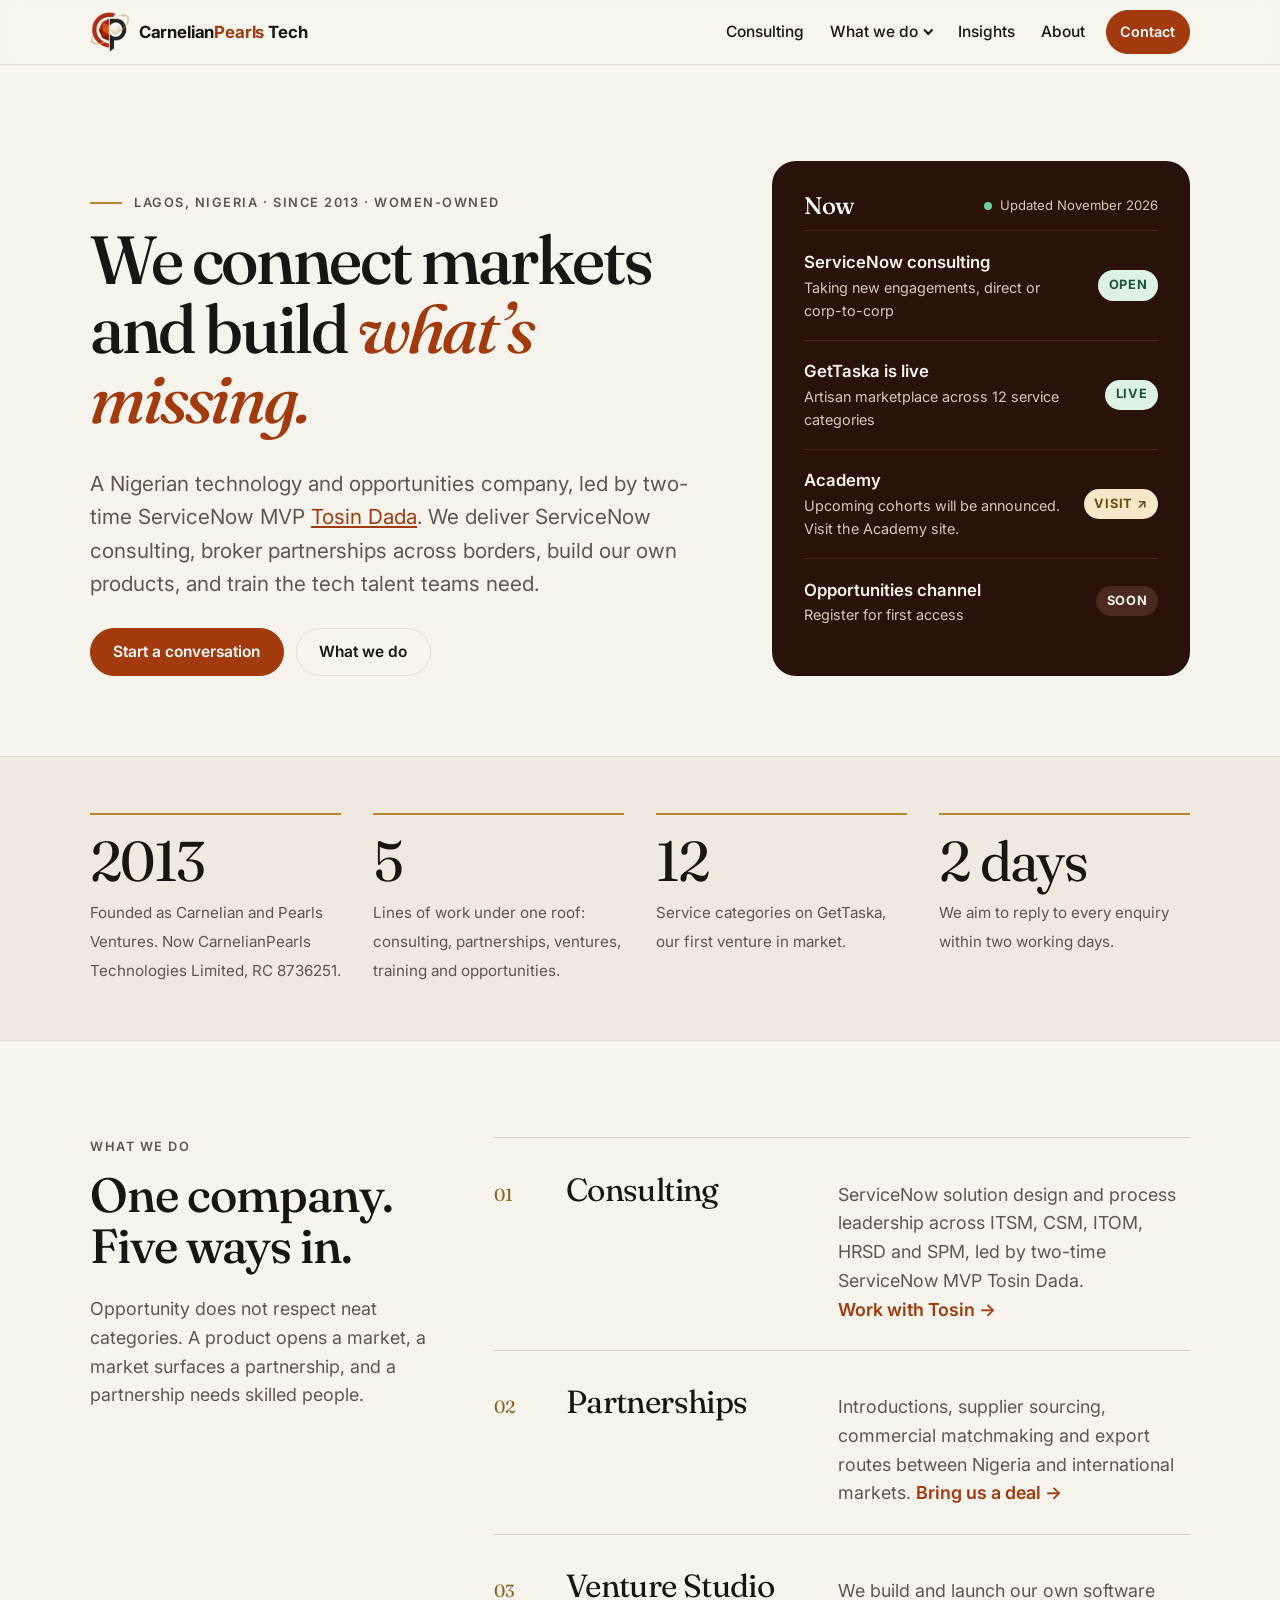
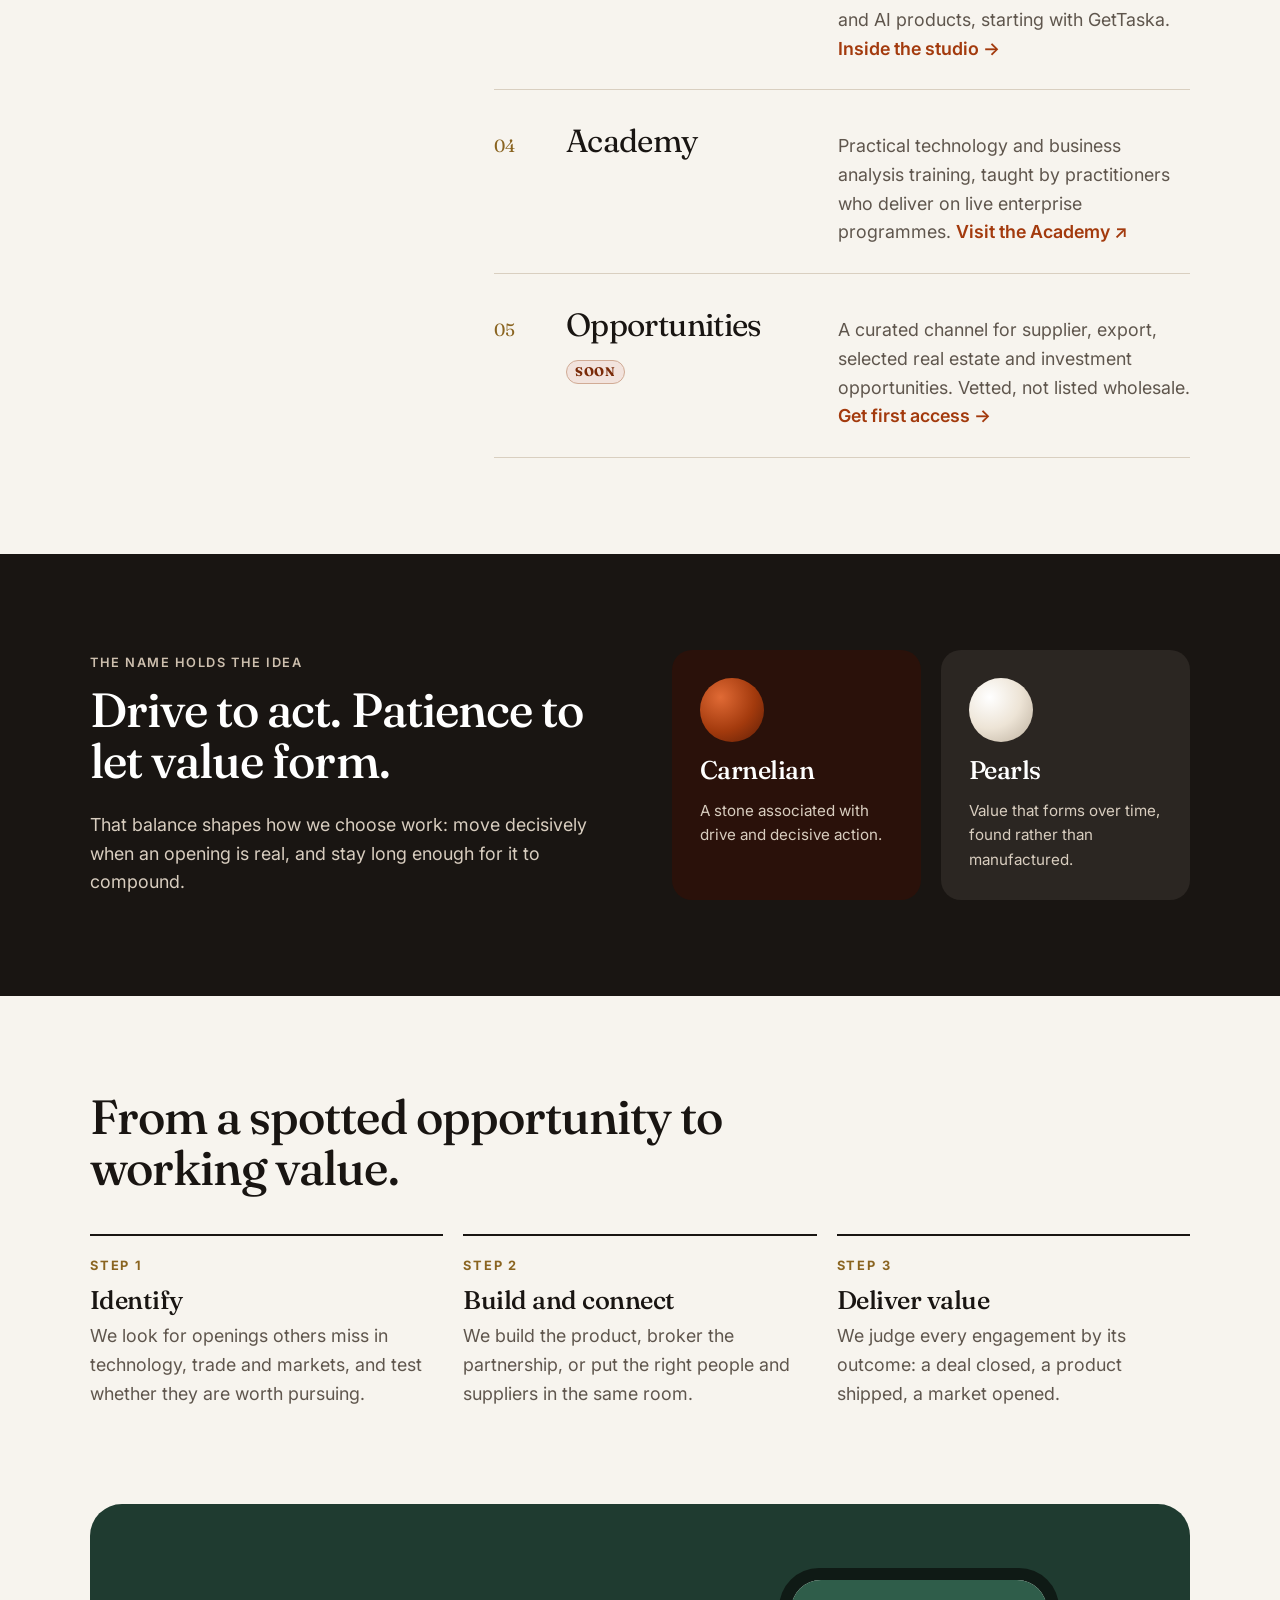
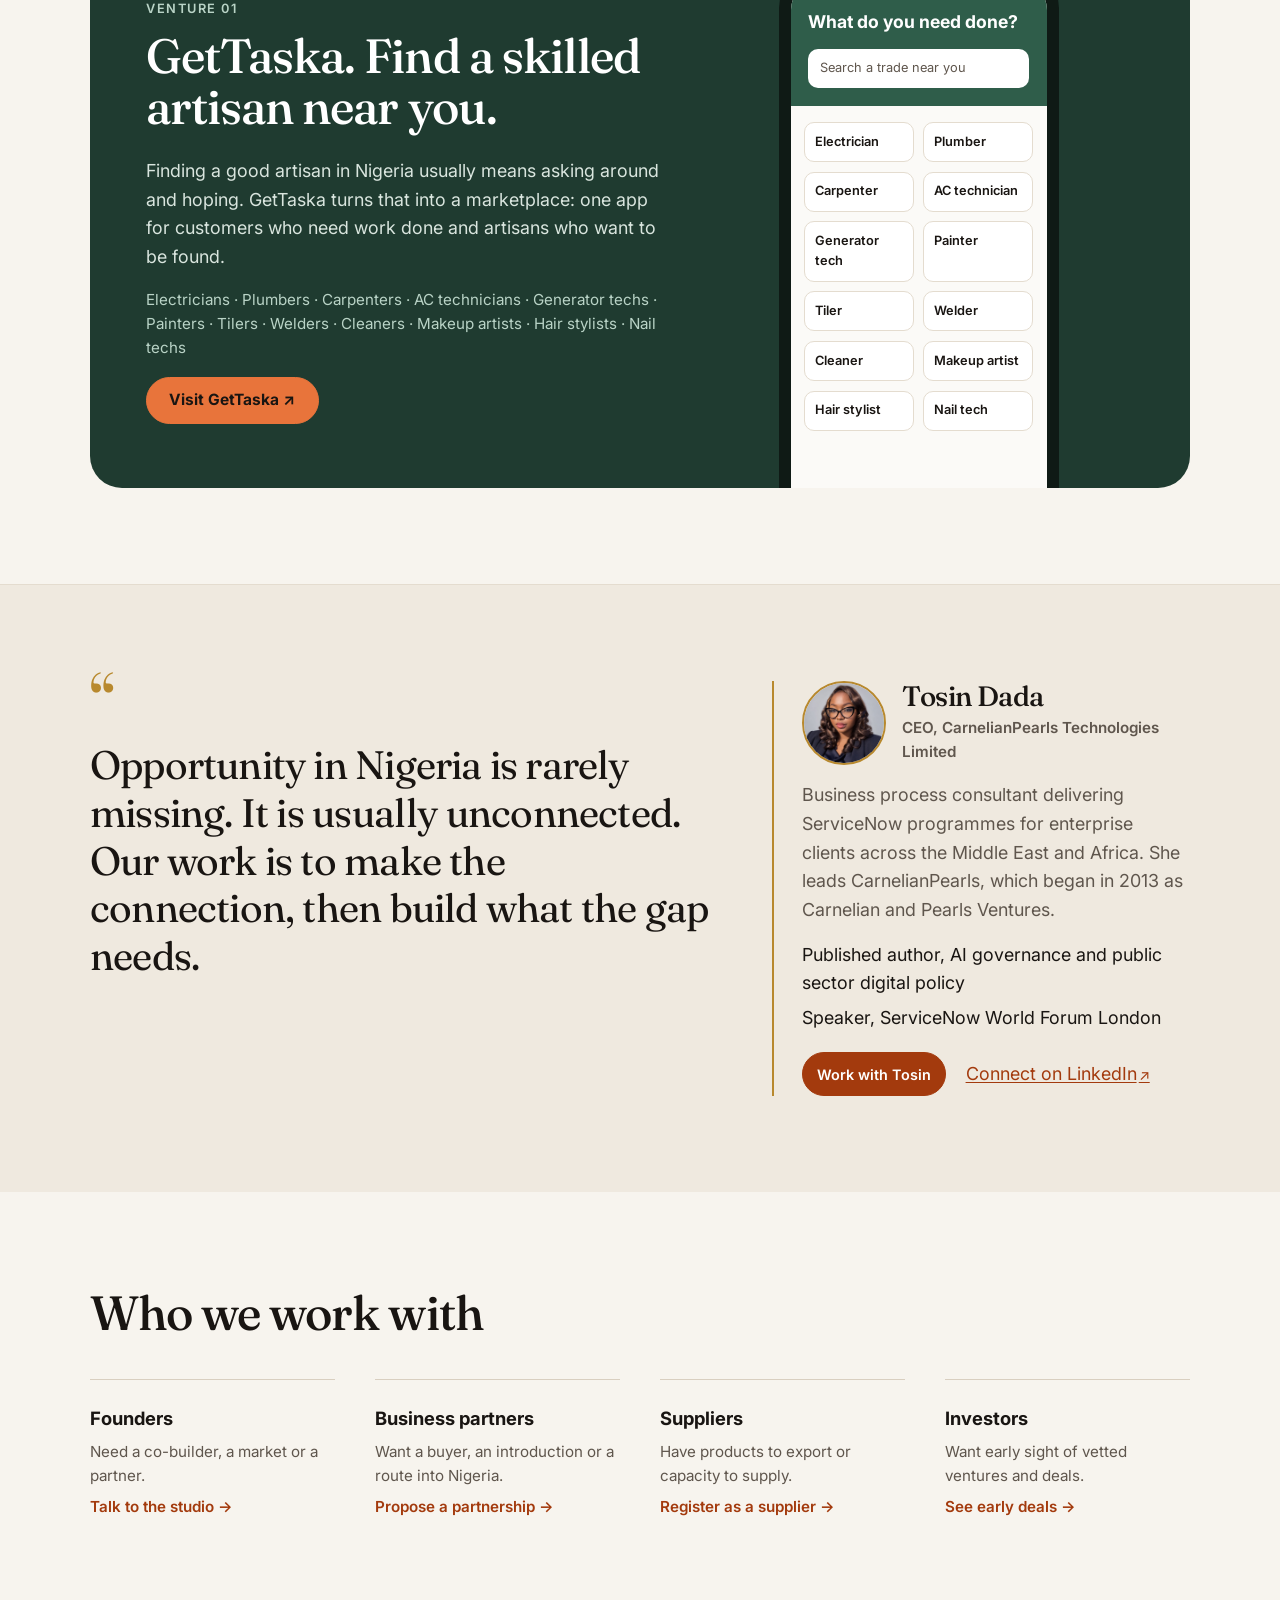
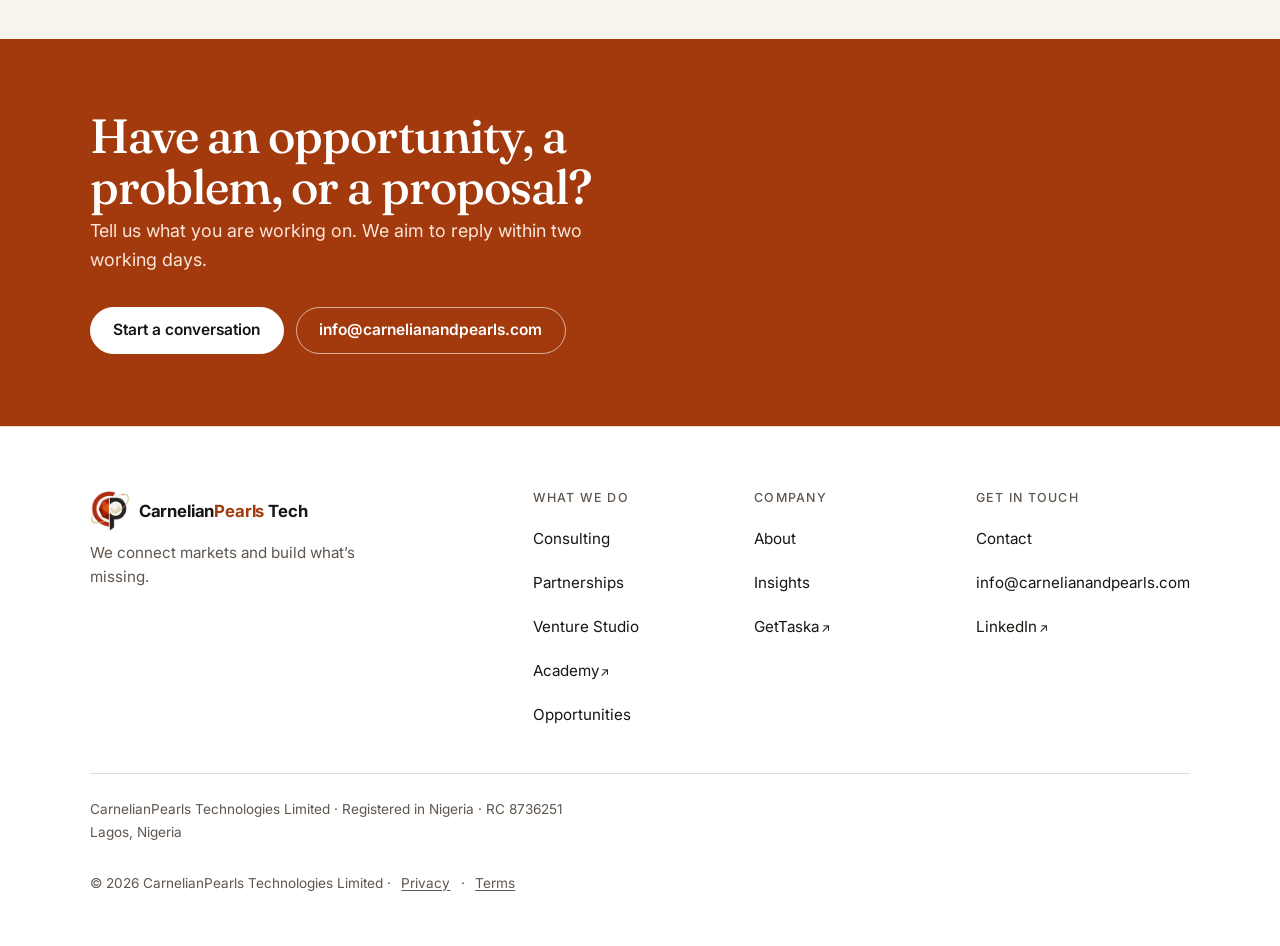
<file: index.html>
<!doctype html>
<html lang="en-GB">
<head>
  <meta charset="UTF-8">
  <meta name="viewport" content="width=device-width, initial-scale=1">

  <title>CarnelianPearls Tech | A Nigerian Technology &amp; Opportunities Company</title>
  <meta name="description" content="CarnelianPearls Tech is a Nigerian technology and opportunities company, operating since 2013. We broker partnerships across borders, build our own products, and train tech talent.">
  <link rel="canonical" href="https://carnelianandpearls.com/">

  <!-- Open Graph / Twitter -->
  <meta property="og:type" content="website">
  <meta property="og:site_name" content="CarnelianPearls Tech">
  <meta property="og:title" content="CarnelianPearls Tech | A Nigerian Technology &amp; Opportunities Company">
  <meta property="og:description" content="We identify opportunities, build products and partnerships, and create value across borders. Based in Nigeria, working globally.">
  <meta property="og:url" content="https://carnelianandpearls.com/">
  <meta property="og:image" content="https://carnelianandpearls.com/assets/img/og-image.png">
  <meta property="og:image:width" content="1200">
  <meta property="og:image:height" content="630">
  <meta property="og:image:alt" content="CarnelianPearls Tech — a Nigerian technology and opportunities company">
  <meta name="twitter:card" content="summary_large_image">
  <meta name="twitter:title" content="CarnelianPearls Tech">
  <meta name="twitter:description" content="A Nigerian technology and opportunities company. Identify opportunities. Build solutions. Create value.">
  <meta name="twitter:image" content="https://carnelianandpearls.com/assets/img/og-image.png">

  <link rel="icon" href="assets/img/favicon-32.png" type="image/png" sizes="32x32">

  <link rel="icon" href="assets/img/favicon-48.png" type="image/png" sizes="48x48">

  <link rel="apple-touch-icon" href="assets/img/apple-touch-icon.png">
  <meta name="theme-color" content="#F7F4EE">

  <!-- One web font, with a system fallback so the page works offline -->
  <link rel="preconnect" href="https://fonts.googleapis.com">
  <link rel="preconnect" href="https://fonts.gstatic.com" crossorigin>
  <link rel="stylesheet" href="https://fonts.googleapis.com/css2?family=Fraunces:opsz,wght@9..144,400;9..144,500;9..144,600&family=Inter:wght@400;500;600;700&display=swap">

  <link rel="stylesheet" href="assets/css/styles.css">
  <script defer src="assets/js/main.js"></script>

  <script type="application/ld+json">
  {
    "@context": "https://schema.org",
    "@type": "Organization",
    "name": "CarnelianPearls Technologies Limited",
    "alternateName": "CarnelianPearls Tech",
    "url": "https://carnelianandpearls.com/",
    "description": "A Nigerian technology and opportunities company that identifies opportunities, builds products and partnerships, and creates value across borders.",
    "foundingLocation": "Nigeria",
    "foundingDate": "2013",
    "address": {
      "@type": "PostalAddress",
      "addressLocality": "Lagos",
      "addressCountry": "NG"
    },
    "email": "info@carnelianandpearls.com",
    "sameAs": [
      "https://www.linkedin.com/company/carnelianandpearls/",
      "https://gettaska.com"
    ]
  }
  </script>
</head>
<body>
  <a class="skip-link" href="#main">Skip to content</a>

  <!-- ============================= HEADER ============================= -->
  <header class="site-header">
    <div class="container site-header__inner">
      <!-- LOGO SLOT: swap the inline SVG + text below for an SVG logo when ready -->
      <a class="brand" href="./" aria-label="CarnelianPearls Tech, home">
        <img class="brand__mark" src="assets/img/logo-mark.png" alt="" width="40" height="40">
        <span class="brand__name">Carnelian<b>Pearls</b> Tech</span>
      </a>

      <div class="header-actions">
        <nav class="nav" id="primary-nav" aria-label="Primary">
          <ul class="nav__list">
            <li><a class="nav__link" href="consulting/">Consulting</a></li>
            <li class="nav__group">
              <button class="nav__link nav__trigger" type="button" aria-expanded="false" aria-controls="nav-what-we-do">What we do <span class="nav__caret" aria-hidden="true"></span></button>
              <ul class="nav__sub" id="nav-what-we-do">
                <li><a class="nav__link" href="partnerships/">Partnerships</a></li>
                <li><a class="nav__link" href="venture-studio/">Venture Studio</a></li>
                <li><a class="nav__link" href="https://academy.carnelianandpearls.com">Academy</a></li>
                <li><a class="nav__link" href="opportunities/">Opportunities <span class="pill">Soon</span></a></li>
              </ul>
            </li>
            <li><a class="nav__link" href="insights/">Insights</a></li>
            <li><a class="nav__link" href="about/">About</a></li>
          </ul>
        </nav>
        <a class="btn btn--primary btn--small" href="contact/">Contact</a>
        <button class="nav-toggle" type="button" aria-expanded="false" aria-controls="primary-nav">
          <span class="visually-hidden">Menu</span>
          <span class="nav-toggle__bars" aria-hidden="true"></span>
        </button>
      </div>
    </div>
  </header>

  <main id="main">

    <!-- ============================== HERO ============================= -->
    <section class="hero2" aria-labelledby="hero-heading">
      <div class="container hero2__grid">
        <div>
          <p class="eyebrow hero2__kicker">Lagos, Nigeria &middot; Since 2013 &middot; Women-owned</p>
          <h1 id="hero-heading">We connect markets and build <em>what&rsquo;s missing.</em></h1>
          <p class="lead">A Nigerian technology and opportunities company, led by two-time ServiceNow MVP <a href="consulting/">Tosin Dada</a>. We deliver ServiceNow consulting, broker partnerships across borders, build our own products, and train the tech talent teams need.</p>
          <div class="btn-row">
            <a class="btn btn--primary" href="contact/">Start a conversation</a>
            <a class="btn btn--secondary" href="#what-we-do">What we do</a>
          </div>
        </div>

        <aside class="now" aria-labelledby="now-heading">
          <div class="now__head">
            <h2 class="now__title" id="now-heading">Now</h2>
            <span class="now__updated">Updated November 2026</span>
          </div>
          <ul class="now__list">
            <li class="now__item">
              <a href="consulting/">
                <span><span class="now__name">ServiceNow consulting</span><span class="now__meta">Taking new engagements, direct or corp-to-corp</span></span>
                <span class="tag tag--live">Open</span>
              </a>
            </li>
            <li class="now__item">
              <a href="https://gettaska.com" target="_blank" rel="noopener">
                <span><span class="now__name">GetTaska is live</span><span class="now__meta">Artisan marketplace across 12 service categories</span></span>
                <span class="tag tag--live">Live</span>
              </a>
            </li>
            <li class="now__item">
              <a href="https://academy.carnelianandpearls.com" target="_blank" rel="noopener">
                <span><span class="now__name">Academy</span><span class="now__meta">Upcoming cohorts will be announced. Visit the Academy site.</span></span>
                <span class="tag tag--gold">Visit &#8599;</span>
              </a>
            </li>
            <li class="now__item">
              <a href="opportunities/">
                <span><span class="now__name">Opportunities channel</span><span class="now__meta">Register for first access</span></span>
                <span class="tag tag--soon">Soon</span>
              </a>
            </li>
          </ul>
        </aside>
      </div>
    </section>

    <!-- ========================= NUMBERS BAND ========================= -->
    <section class="numbers" aria-label="At a glance">
      <div class="container">
        <ul class="numbers__grid">
          <li class="numbers__item"><span class="numbers__value">2013</span><span class="numbers__label">Founded as Carnelian and Pearls Ventures. Now CarnelianPearls Technologies Limited, RC 8736251.</span></li>
          <li class="numbers__item"><span class="numbers__value">5</span><span class="numbers__label">Lines of work under one roof: consulting, partnerships, ventures, training and opportunities.</span></li>
          <li class="numbers__item"><span class="numbers__value">12</span><span class="numbers__label">Service categories on GetTaska, our first venture in market.</span></li>
          <li class="numbers__item"><span class="numbers__value">2 days</span><span class="numbers__label">We aim to reply to every enquiry within two working days.</span></li>
        </ul>
      </div>
    </section>

    <!-- ========================= WHAT WE DO ========================== -->
    <section class="section" id="what-we-do" aria-labelledby="wwd-heading">
      <div class="container split">
        <div class="split__intro">
          <p class="eyebrow">What we do</p>
          <h2 id="wwd-heading">One company. Five ways in.</h2>
          <p>Opportunity does not respect neat categories. A product opens a market, a market surfaces a partnership, and a partnership needs skilled people.</p>
        </div>
        <ol class="work-list">
          <li><a href="consulting/">
            <span class="work-list__name">Consulting</span>
            <span class="work-list__desc">ServiceNow solution design and process leadership across ITSM, CSM, ITOM, HRSD and SPM, led by two-time ServiceNow MVP Tosin Dada. <span class="work-list__cta">Work with Tosin &rarr;</span></span>
          </a></li>
          <li><a href="partnerships/">
            <span class="work-list__name">Partnerships</span>
            <span class="work-list__desc">Introductions, supplier sourcing, commercial matchmaking and export routes between Nigeria and international markets. <span class="work-list__cta">Bring us a deal &rarr;</span></span>
          </a></li>
          <li><a href="venture-studio/">
            <span class="work-list__name">Venture Studio</span>
            <span class="work-list__desc">We build and launch our own software and AI products, starting with GetTaska. <span class="work-list__cta">Inside the studio &rarr;</span></span>
          </a></li>
          <li><a href="https://academy.carnelianandpearls.com" target="_blank" rel="noopener">
            <span class="work-list__name">Academy</span>
            <span class="work-list__desc">Practical technology and business analysis training, taught by practitioners who deliver on live enterprise programmes. <span class="work-list__cta">Visit the Academy &#8599;</span></span>
          </a></li>
          <li><a href="opportunities/">
            <span class="work-list__name">Opportunities <span class="pill">Soon</span></span>
            <span class="work-list__desc">A curated channel for supplier, export, selected real estate and investment opportunities. Vetted, not listed wholesale. <span class="work-list__cta">Get first access &rarr;</span></span>
          </a></li>
        </ol>
      </div>
    </section>

    <!-- ========================= THE NAME ============================ -->
    <section class="section name-band" aria-labelledby="name-heading">
      <div class="container name-band__grid">
        <div>
          <p class="eyebrow">The name holds the idea</p>
          <h2 id="name-heading">Drive to act. Patience to let value form.</h2>
          <p class="mb-0">That balance shapes how we choose work: move decisively when an opening is real, and stay long enough for it to compound.</p>
        </div>
        <div class="stones">
          <div class="stone stone--carnelian">
            <span class="stone__orb" aria-hidden="true"></span>
            <h3>Carnelian</h3>
            <p>A stone associated with drive and decisive action.</p>
          </div>
          <div class="stone stone--pearl">
            <span class="stone__orb" aria-hidden="true"></span>
            <h3>Pearls</h3>
            <p>Value that forms over time, found rather than manufactured.</p>
          </div>
        </div>
      </div>
    </section>

    <!-- ========================= HOW WE WORK ========================= -->
    <section class="section" aria-labelledby="how-heading">
      <div class="container">
        <div class="section__head">
          <h2 id="how-heading">From a spotted opportunity to working value.</h2>
        </div>
        <ol class="steps steps--ruled">
          <li class="step">
            <span class="step__num">STEP 1</span>
            <h3>Identify</h3>
            <p>We look for openings others miss in technology, trade and markets, and test whether they are worth pursuing.</p>
          </li>
          <li class="step">
            <span class="step__num">STEP 2</span>
            <h3>Build and connect</h3>
            <p>We build the product, broker the partnership, or put the right people and suppliers in the same room.</p>
          </li>
          <li class="step">
            <span class="step__num">STEP 3</span>
            <h3>Deliver value</h3>
            <p>We judge every engagement by its outcome: a deal closed, a product shipped, a market opened.</p>
          </li>
        </ol>
      </div>
    </section>

    <!-- ========================= GETTASKA ============================ -->
    <section class="section pt-0" id="gettaska" aria-labelledby="taska-heading">
      <div class="container">
        <div class="taska">
          <div class="taska__body">
            <p class="eyebrow">Venture 01</p>
            <h2 id="taska-heading">GetTaska. Find a skilled artisan near you.</h2>
            <p>Finding a good artisan in Nigeria usually means asking around and hoping. GetTaska turns that into a marketplace: one app for customers who need work done and artisans who want to be found.</p>
            <p class="taska__trades">Electricians &middot; Plumbers &middot; Carpenters &middot; AC technicians &middot; Generator techs &middot; Painters &middot; Tilers &middot; Welders &middot; Cleaners &middot; Makeup artists &middot; Hair stylists &middot; Nail techs</p>
            <div class="btn-row">
              <a class="btn btn--taska" href="https://gettaska.com" target="_blank" rel="noopener">Visit GetTaska &#8599;</a>
            </div>
          </div>
          <div class="phone" role="img" aria-label="GetTaska app screen showing trade categories">
            <div class="phone__screen" aria-hidden="true">
              <div class="phone__top">
                <span class="phone__q">What do you need done?</span>
                <span class="phone__search">Search a trade near you</span>
              </div>
              <ul class="phone__grid">
                <li>Electrician</li><li>Plumber</li><li>Carpenter</li><li>AC technician</li><li>Generator tech</li><li>Painter</li><li>Tiler</li><li>Welder</li><li>Cleaner</li><li>Makeup artist</li><li>Hair stylist</li><li>Nail tech</li>
              </ul>
            </div>
          </div>
        </div>
      </div>
    </section>

    <!-- ========================= FOUNDER ============================= -->
    <section class="section founder" aria-labelledby="founder-heading">
      <div class="container founder__grid">
        <blockquote>
          <p>Opportunity in Nigeria is rarely missing. It is usually unconnected. Our work is to make the connection, then build what the gap needs.</p>
        </blockquote>
        <div class="founder__bio">
          <div class="founder__head">
            <img class="founder__photo" src="assets/img/tosin-dada.jpg" alt="Tosin Dada" width="720" height="720" loading="lazy">
            <div>
              <h2 class="founder__name" id="founder-heading">Tosin Dada</h2>
              <p class="founder__role">CEO, CarnelianPearls Technologies Limited</p>
            </div>
          </div>
          <p>Business process consultant delivering ServiceNow programmes for enterprise clients across the Middle East and Africa. She leads CarnelianPearls, which began in 2013 as Carnelian and Pearls Ventures.</p>
          <ul class="founder__creds">
            <li>Published author, AI governance and public sector digital policy</li>
            <li>Speaker, ServiceNow World Forum London</li>
          </ul>
          <div class="founder__links">
            <a class="btn btn--primary btn--small" href="consulting/">Work with Tosin</a>
            <a class="ext" href="https://www.linkedin.com/in/tosindada/" target="_blank" rel="noopener">Connect on LinkedIn</a>
          </div>
        </div>
      </div>
    </section>

    <!-- ========================= WHO WE WORK WITH ==================== -->
    <section class="section" aria-labelledby="who-heading">
      <div class="container">
        <div class="section__head">
          <h2 id="who-heading">Who we work with</h2>
        </div>
        <ul class="doors">
          <li><a href="contact/?topic=venture"><span class="doors__name">Founders</span><span class="doors__desc">Need a co-builder, a market or a partner.</span><span class="doors__cta">Talk to the studio &rarr;</span></a></li>
          <li><a href="contact/?topic=partnership"><span class="doors__name">Business partners</span><span class="doors__desc">Want a buyer, an introduction or a route into Nigeria.</span><span class="doors__cta">Propose a partnership &rarr;</span></a></li>
          <li><a href="contact/?topic=partnership"><span class="doors__name">Suppliers</span><span class="doors__desc">Have products to export or capacity to supply.</span><span class="doors__cta">Register as a supplier &rarr;</span></a></li>
          <li><a href="opportunities/"><span class="doors__name">Investors</span><span class="doors__desc">Want early sight of vetted ventures and deals.</span><span class="doors__cta">See early deals &rarr;</span></a></li>
        </ul>
      </div>
    </section>

    <!-- ========================= CLOSING CTA ========================= -->
    <section class="cta-band" aria-labelledby="cta-heading">
      <div class="container">
        <div class="cta-band__text">
          <h2 id="cta-heading">Have an opportunity, a problem, or a proposal?</h2>
          <p>Tell us what you are working on. We aim to reply within two working days.</p>
        </div>
        <div class="btn-row">
          <a class="btn btn--primary" href="contact/">Start a conversation</a>
          <a class="btn btn--light-outline" href="mailto:info@carnelianandpearls.com">info@carnelianandpearls.com</a>
        </div>
      </div>
    </section>

  </main>

  <!-- ============================= FOOTER ============================ -->
  <footer class="site-footer">
    <div class="container">
      <div class="footer__top">
        <div class="footer__brand">
          <a class="brand" href="./" aria-label="CarnelianPearls Tech, home">
            <img class="brand__mark" src="assets/img/logo-mark.png" alt="" width="40" height="40">
            <span class="brand__name">Carnelian<b>Pearls</b> Tech</span>
          </a>
          <p class="footer__tag">We connect markets and build what&rsquo;s missing.</p>
        </div>
        <div class="footer__cols">
          <div class="footer__col">
            <h3>What we do</h3>
            <ul>
              <li><a href="consulting/">Consulting</a></li>
              <li><a href="partnerships/">Partnerships</a></li>
              <li><a href="venture-studio/">Venture Studio</a></li>
              <li><a class="ext" href="https://academy.carnelianandpearls.com" target="_blank" rel="noopener">Academy</a></li>
              <li><a href="opportunities/">Opportunities</a></li>
            </ul>
          </div>
          <div class="footer__col">
            <h3>Company</h3>
            <ul>
              <li><a href="about/">About</a></li>
              <li><a href="insights/">Insights</a></li>
              <li><a class="ext" href="https://gettaska.com" target="_blank" rel="noopener">GetTaska</a></li>
            </ul>
          </div>
          <div class="footer__col">
            <h3>Get in touch</h3>
            <ul>
              <li><a href="contact/">Contact</a></li>
              <li><a href="mailto:info@carnelianandpearls.com">info@carnelianandpearls.com</a></li>
              <!-- https://www.linkedin.com/company/carnelianandpearls/ external -->
              <li><a class="ext" href="https://www.linkedin.com/company/carnelianandpearls/" target="_blank" rel="noopener">LinkedIn</a></li>
            </ul>
          </div>
        </div>
      </div>
      <div class="footer__legal">
        <p>CarnelianPearls Technologies Limited &middot; Registered in Nigeria &middot; RC 8736251<br>
        Lagos, Nigeria</p>
        <p>&copy; 2026 CarnelianPearls Technologies Limited &middot; <a href="privacy/">Privacy</a> &middot; <a href="terms/">Terms</a></p>
      </div>
    </div>
  </footer>
</body>
</html>
</file>
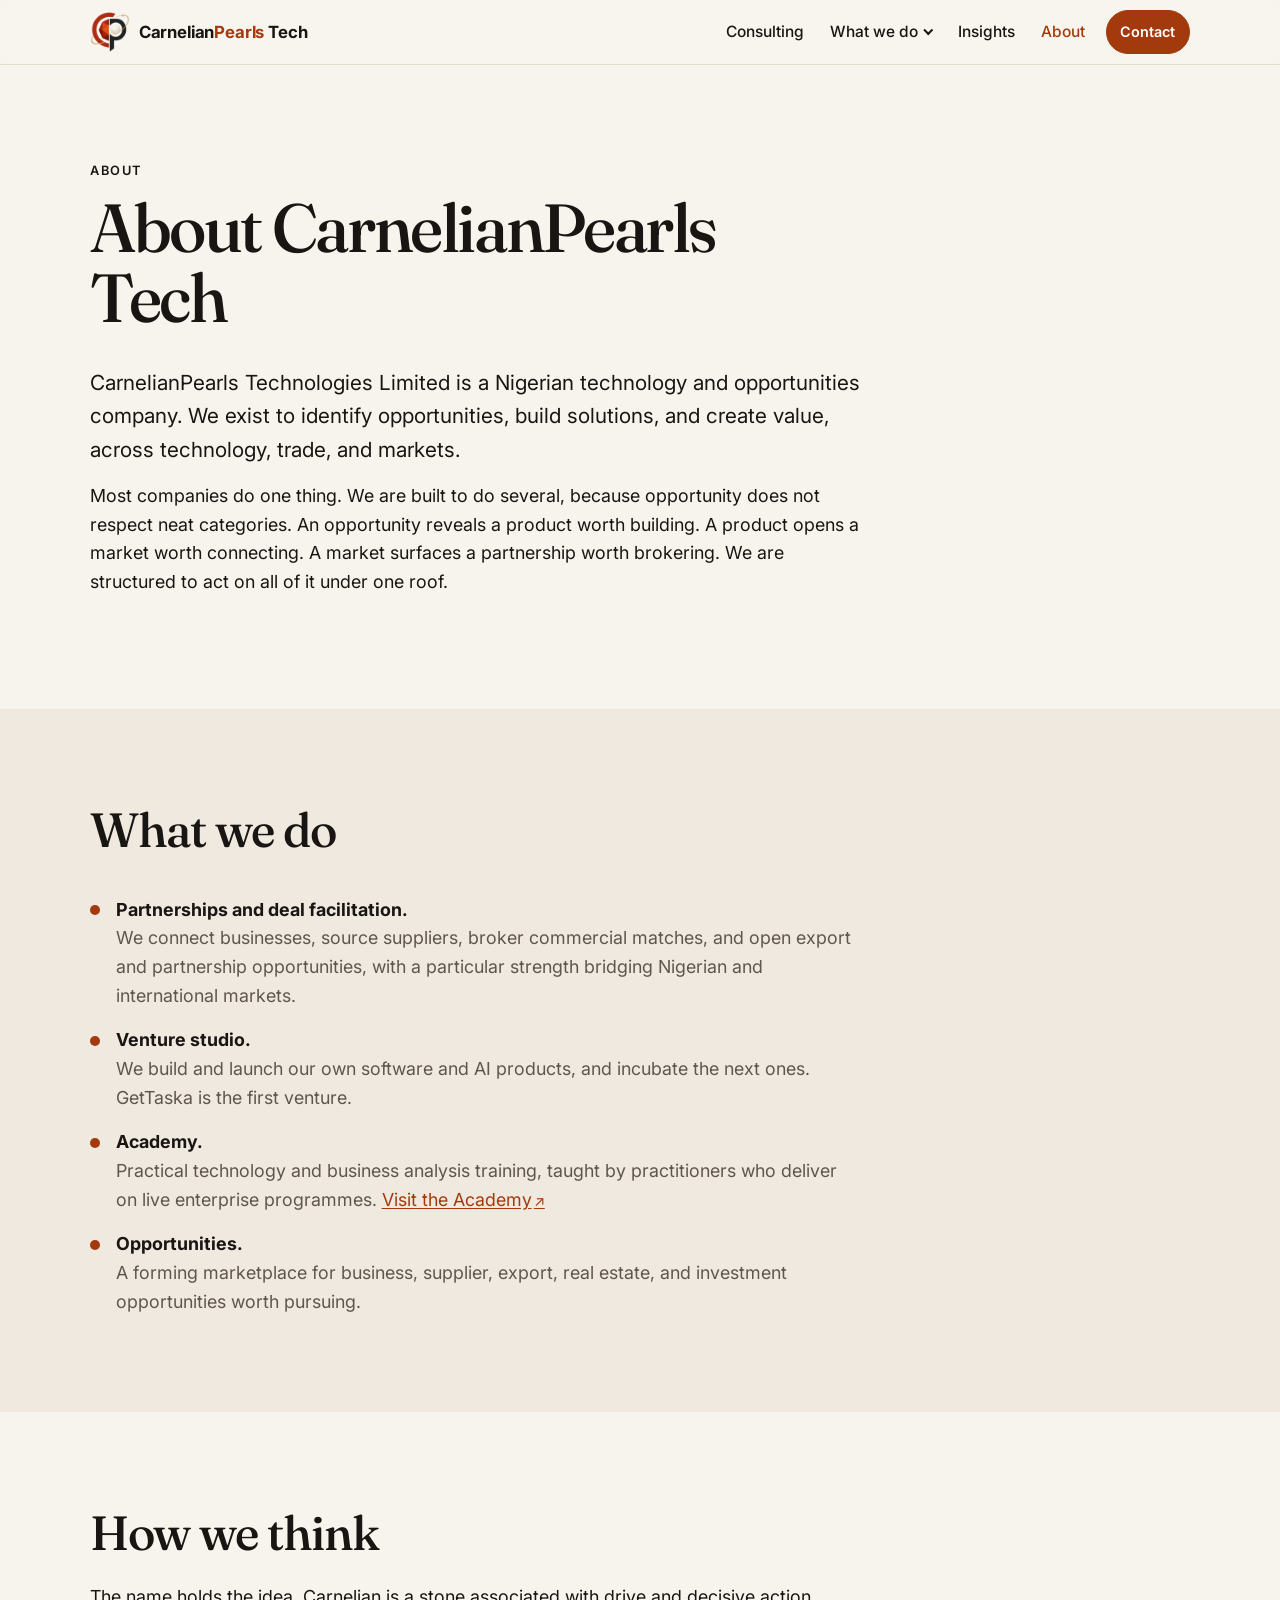
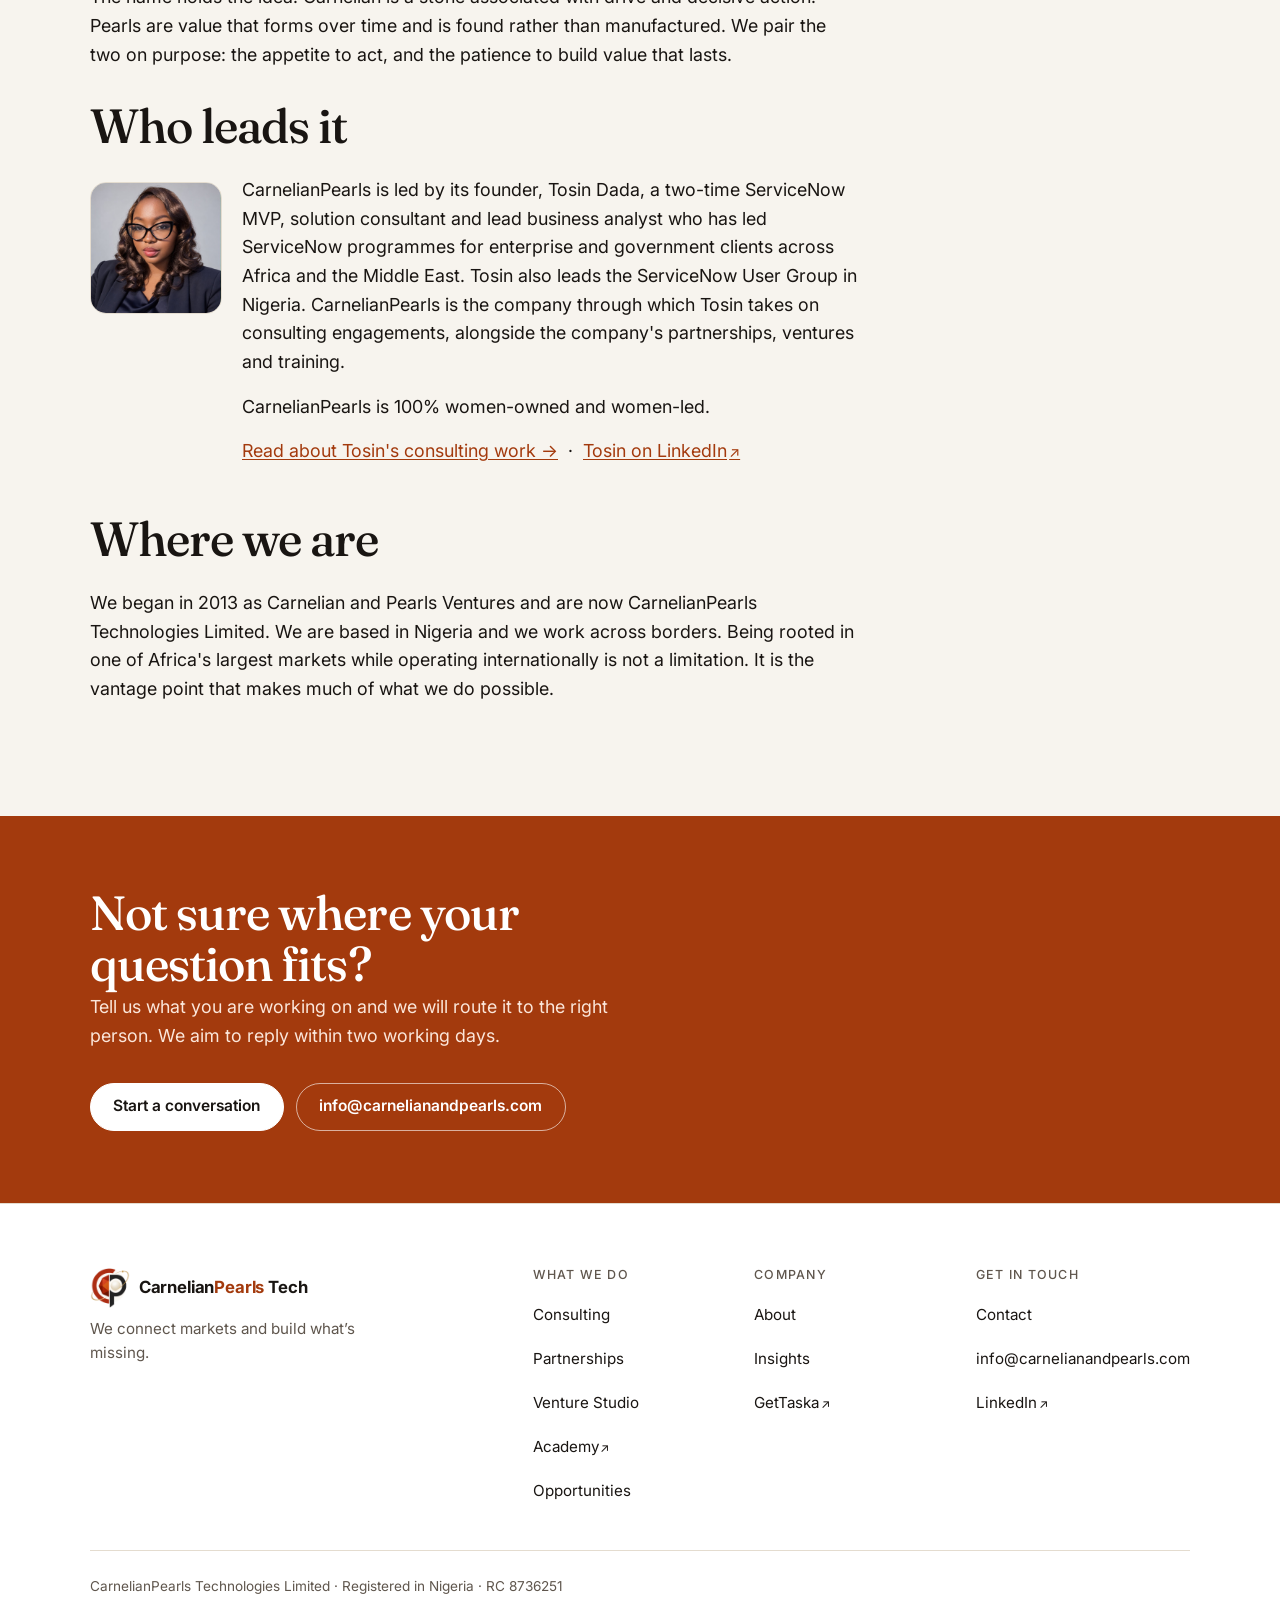
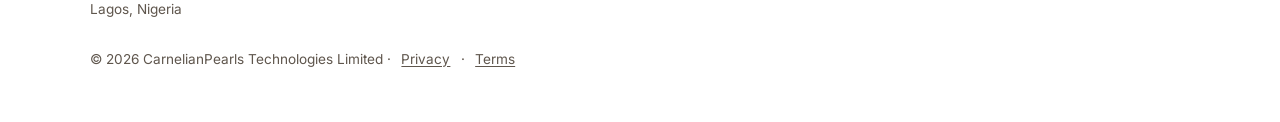
<file: about/index.html>
<!doctype html>
<html lang="en-GB">
<head>
  <meta charset="UTF-8">
  <meta name="viewport" content="width=device-width, initial-scale=1">

  <title>About | A Nigerian Technology &amp; Opportunities Company | CarnelianPearls Tech</title>
  <meta name="description" content="CarnelianPearls Technologies Limited is a Nigerian technology and opportunities company built to identify opportunities, build solutions, and create value across technology, trade, and markets.">
  <link rel="canonical" href="https://carnelianandpearls.com/about/">

  <meta property="og:type" content="website">
  <meta property="og:site_name" content="CarnelianPearls Tech">
  <meta property="og:title" content="About | CarnelianPearls Tech">
  <meta property="og:description" content="One company holding partnerships, ventures, and opportunities together, because opportunity does not respect neat categories.">
  <meta property="og:url" content="https://carnelianandpearls.com/about/">
  <meta property="og:image" content="https://carnelianandpearls.com/assets/img/og-image.png">
  <meta name="twitter:card" content="summary_large_image">
  <meta name="twitter:title" content="About | CarnelianPearls Tech">
  <meta name="twitter:description" content="A Nigerian technology and opportunities company. The drive to act, and the patience to build value that lasts.">
  <meta name="twitter:image" content="https://carnelianandpearls.com/assets/img/og-image.png">

  <link rel="icon" href="../assets/img/favicon-32.png" type="image/png" sizes="32x32">

  <link rel="icon" href="../assets/img/favicon-48.png" type="image/png" sizes="48x48">

  <link rel="apple-touch-icon" href="../assets/img/apple-touch-icon.png">
  <meta name="theme-color" content="#F7F4EE">

  <link rel="preconnect" href="https://fonts.googleapis.com">
  <link rel="preconnect" href="https://fonts.gstatic.com" crossorigin>
  <link rel="stylesheet" href="https://fonts.googleapis.com/css2?family=Fraunces:opsz,wght@9..144,400;9..144,500;9..144,600&family=Inter:wght@400;500;600;700&display=swap">

  <link rel="stylesheet" href="../assets/css/styles.css">
  <script defer src="../assets/js/main.js"></script>
</head>
<body>
  <a class="skip-link" href="#main">Skip to content</a>

  <!-- ============================= HEADER ============================= -->
  <header class="site-header">
    <div class="container site-header__inner">
      <!-- LOGO SLOT: swap the inline SVG + text below for an SVG logo when ready -->
      <a class="brand" href="../" aria-label="CarnelianPearls Tech, home">
        <img class="brand__mark" src="../assets/img/logo-mark.png" alt="" width="40" height="40">
        <span class="brand__name">Carnelian<b>Pearls</b> Tech</span>
      </a>

      <div class="header-actions">
        <nav class="nav" id="primary-nav" aria-label="Primary">
          <ul class="nav__list">
            <li><a class="nav__link" href="../consulting/">Consulting</a></li>
            <li class="nav__group">
              <button class="nav__link nav__trigger" type="button" aria-expanded="false" aria-controls="nav-what-we-do">What we do <span class="nav__caret" aria-hidden="true"></span></button>
              <ul class="nav__sub" id="nav-what-we-do">
                <li><a class="nav__link" href="../partnerships/">Partnerships</a></li>
                <li><a class="nav__link" href="../venture-studio/">Venture Studio</a></li>
                <li><a class="nav__link" href="https://academy.carnelianandpearls.com">Academy</a></li>
                <li><a class="nav__link" href="../opportunities/">Opportunities <span class="pill">Soon</span></a></li>
              </ul>
            </li>
            <li><a class="nav__link" href="../insights/">Insights</a></li>
            <li><a class="nav__link" href="../about/" aria-current="page">About</a></li>
          </ul>
        </nav>
        <a class="btn btn--primary btn--small" href="../contact/">Contact</a>
        <button class="nav-toggle" type="button" aria-expanded="false" aria-controls="primary-nav">
          <span class="visually-hidden">Menu</span>
          <span class="nav-toggle__bars" aria-hidden="true"></span>
        </button>
      </div>
    </div>
  </header>

  <main id="main">

    <!-- ============================== INTRO =========================== -->
    <section class="section">
      <div class="container">
        <div class="prose">
          <p class="eyebrow">About</p>
          <h1>About CarnelianPearls Tech</h1>
          <p class="lead">CarnelianPearls Technologies Limited is a Nigerian technology and opportunities company. We exist to identify opportunities, build solutions, and create value, across technology, trade, and markets.</p>
          <p>Most companies do one thing. We are built to do several, because opportunity does not respect neat categories. An opportunity reveals a product worth building. A product opens a market worth connecting. A market surfaces a partnership worth brokering. We are structured to act on all of it under one roof.</p>
        </div>
      </div>
    </section>

    <!-- ============================ WHAT WE DO ======================== -->
    <section class="section section--pearl" aria-labelledby="awwd-heading">
      <div class="container">
        <div class="section__head">
          <h2 id="awwd-heading">What we do</h2>
        </div>
        <ul class="feature-list measure">
          <li><strong>Partnerships and deal facilitation.</strong> <span>We connect businesses, source suppliers, broker commercial matches, and open export and partnership opportunities, with a particular strength bridging Nigerian and international markets.</span></li>
          <li><strong>Venture studio.</strong> <span>We build and launch our own software and AI products, and incubate the next ones. GetTaska is the first venture.</span></li>
          <li><strong>Academy.</strong> <span>Practical technology and business analysis training, taught by practitioners who deliver on live enterprise programmes. <a class="ext" href="https://academy.carnelianandpearls.com" target="_blank" rel="noopener">Visit the Academy</a></span></li>
          <li><strong>Opportunities.</strong> <span>A forming marketplace for business, supplier, export, real estate, and investment opportunities worth pursuing.</span></li>
        </ul>
      </div>
    </section>

    <!-- ============================ HOW WE THINK ====================== -->
    <section class="section" aria-labelledby="think-heading">
      <div class="container">
        <div class="prose">
          <h2 id="think-heading">How we think</h2>
          <p>The name holds the idea. Carnelian is a stone associated with drive and decisive action. Pearls are value that forms over time and is found rather than manufactured. We pair the two on purpose: the appetite to act, and the patience to build value that lasts.</p>
          <h2>Who leads it</h2>
          <div class="about-founder">
            <img class="about-founder__photo" src="../assets/img/tosin-dada.jpg" alt="Tosin Dada, founder of CarnelianPearls" width="720" height="720" loading="lazy">
            <div>
              <p>CarnelianPearls is led by its founder, Tosin Dada, a two-time ServiceNow MVP, solution consultant and lead business analyst who has led ServiceNow programmes for enterprise and government clients across Africa and the Middle East. Tosin also leads the ServiceNow User Group in Nigeria. CarnelianPearls is the company through which Tosin takes on consulting engagements, alongside the company's partnerships, ventures and training.</p>
              <p>CarnelianPearls is 100% women-owned and women-led.</p>
              <p><a href="../consulting/">Read about Tosin's consulting work &rarr;</a> &nbsp;&middot;&nbsp; <a class="ext" href="https://www.linkedin.com/in/tosindada/" target="_blank" rel="noopener">Tosin on LinkedIn</a></p>
            </div>
          </div>

          <h2>Where we are</h2>
          <p>We began in 2013 as Carnelian and Pearls Ventures and are now CarnelianPearls Technologies Limited. We are based in Nigeria and we work across borders. Being rooted in one of Africa's largest markets while operating internationally is not a limitation. It is the vantage point that makes much of what we do possible.</p>
        </div>
      </div>
    </section>

    <!-- ============================ CLOSING CTA ======================= -->
    <section class="cta-band" aria-labelledby="cta-heading">
      <div class="container">
        <div class="cta-band__text">
          <h2 id="cta-heading">Not sure where your question fits?</h2>
          <p>Tell us what you are working on and we will route it to the right person. We aim to reply within two working days.</p>
        </div>
        <div class="btn-row">
          <a class="btn btn--primary" href="../contact/">Start a conversation</a>
          <a class="btn btn--light-outline" href="mailto:info@carnelianandpearls.com">info@carnelianandpearls.com</a>
        </div>
      </div>
    </section>

  </main>

  <!-- ============================= FOOTER ============================ -->
  <footer class="site-footer">
    <div class="container">
      <div class="footer__top">
        <div class="footer__brand">
          <a class="brand" href="../" aria-label="CarnelianPearls Tech, home">
            <img class="brand__mark" src="../assets/img/logo-mark.png" alt="" width="40" height="40">
            <span class="brand__name">Carnelian<b>Pearls</b> Tech</span>
          </a>
          <p class="footer__tag">We connect markets and build what&rsquo;s missing.</p>
        </div>
        <div class="footer__cols">
          <div class="footer__col">
            <h3>What we do</h3>
            <ul>
              <li><a href="../consulting/">Consulting</a></li>
              <li><a href="../partnerships/">Partnerships</a></li>
              <li><a href="../venture-studio/">Venture Studio</a></li>
              <li><a class="ext" href="https://academy.carnelianandpearls.com" target="_blank" rel="noopener">Academy</a></li>
              <li><a href="../opportunities/">Opportunities</a></li>
            </ul>
          </div>
          <div class="footer__col">
            <h3>Company</h3>
            <ul>
              <li><a href="../about/">About</a></li>
              <li><a href="../insights/">Insights</a></li>
              <li><a class="ext" href="https://gettaska.com" target="_blank" rel="noopener">GetTaska</a></li>
            </ul>
          </div>
          <div class="footer__col">
            <h3>Get in touch</h3>
            <ul>
              <li><a href="../contact/">Contact</a></li>
              <li><a href="mailto:info@carnelianandpearls.com">info@carnelianandpearls.com</a></li>
              <li><a class="ext" href="https://www.linkedin.com/company/carnelianandpearls/" target="_blank" rel="noopener">LinkedIn</a></li>
            </ul>
          </div>
        </div>
      </div>
      <div class="footer__legal">
        <p>CarnelianPearls Technologies Limited &middot; Registered in Nigeria &middot; RC 8736251<br>
        Lagos, Nigeria</p>
        <p>&copy; 2026 CarnelianPearls Technologies Limited &middot; <a href="../privacy/">Privacy</a> &middot; <a href="../terms/">Terms</a></p>
      </div>
    </div>
  </footer>
</body>
</html>
</file>
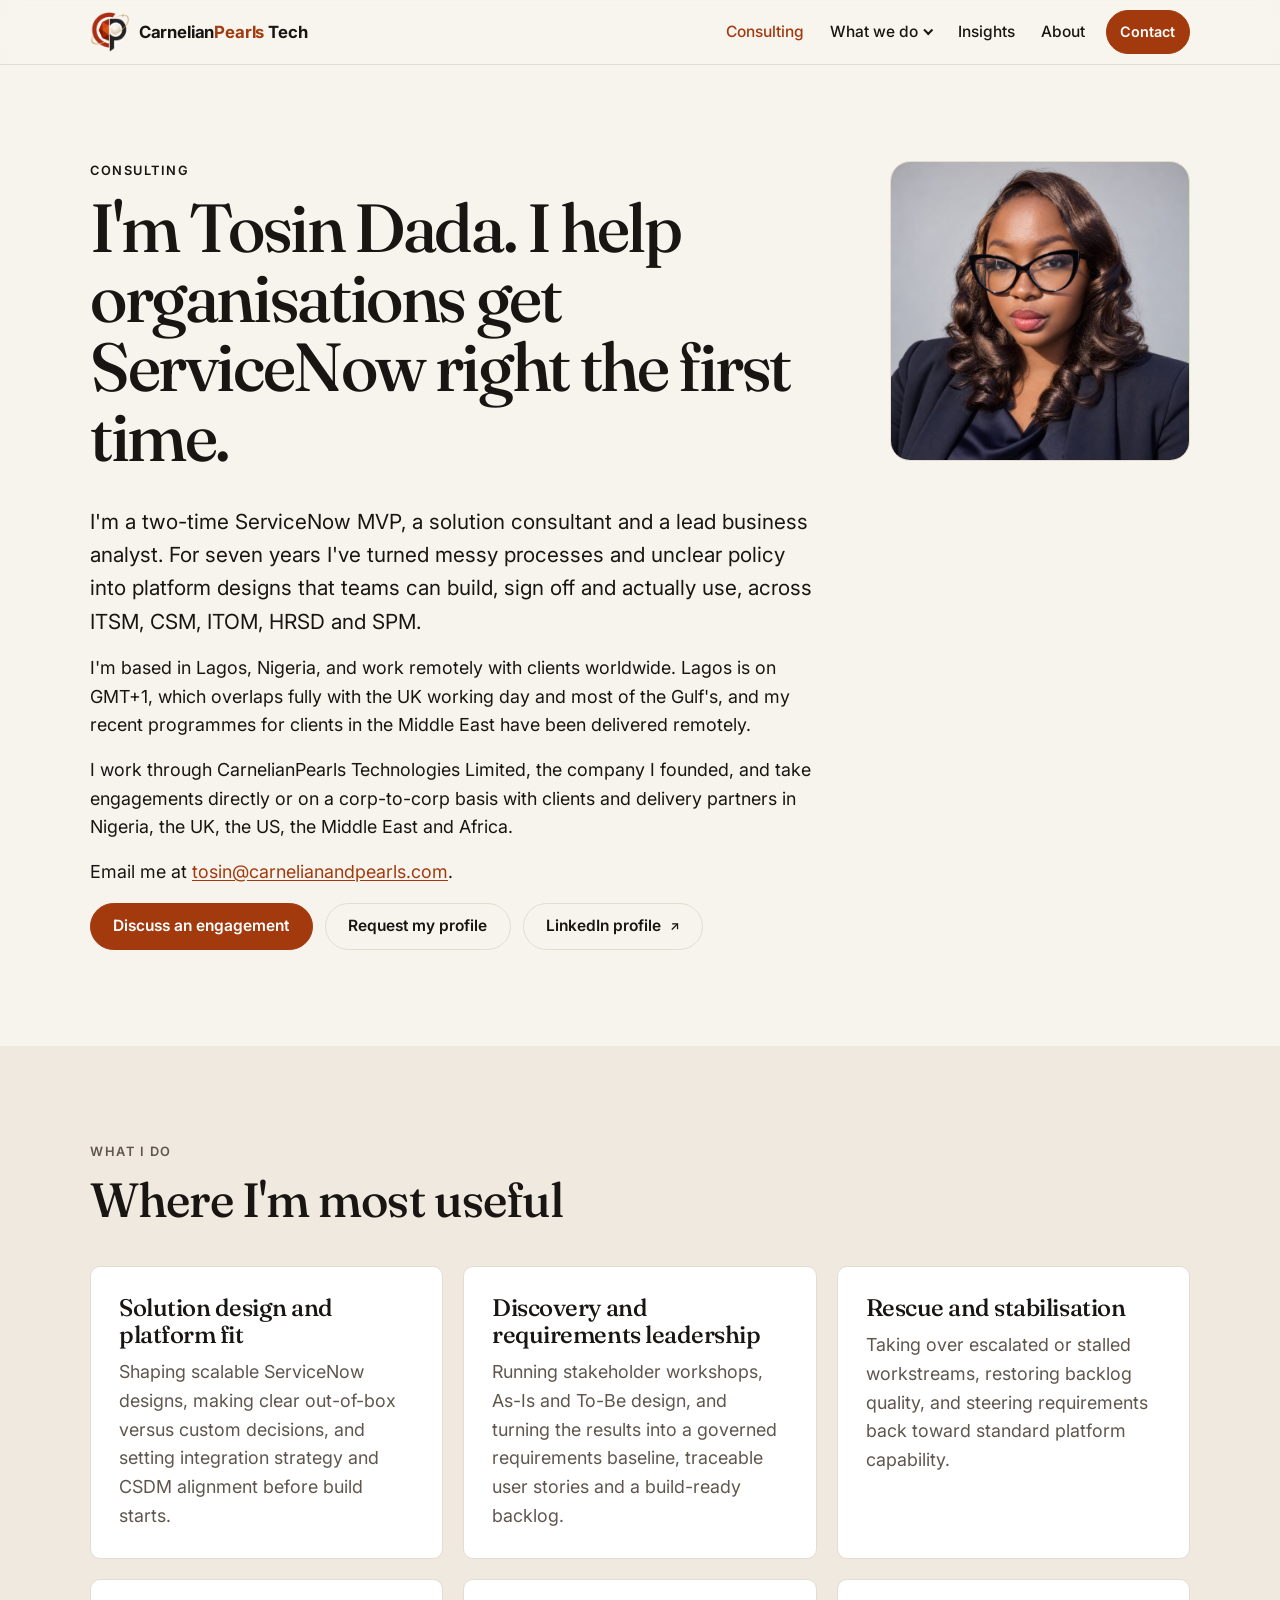
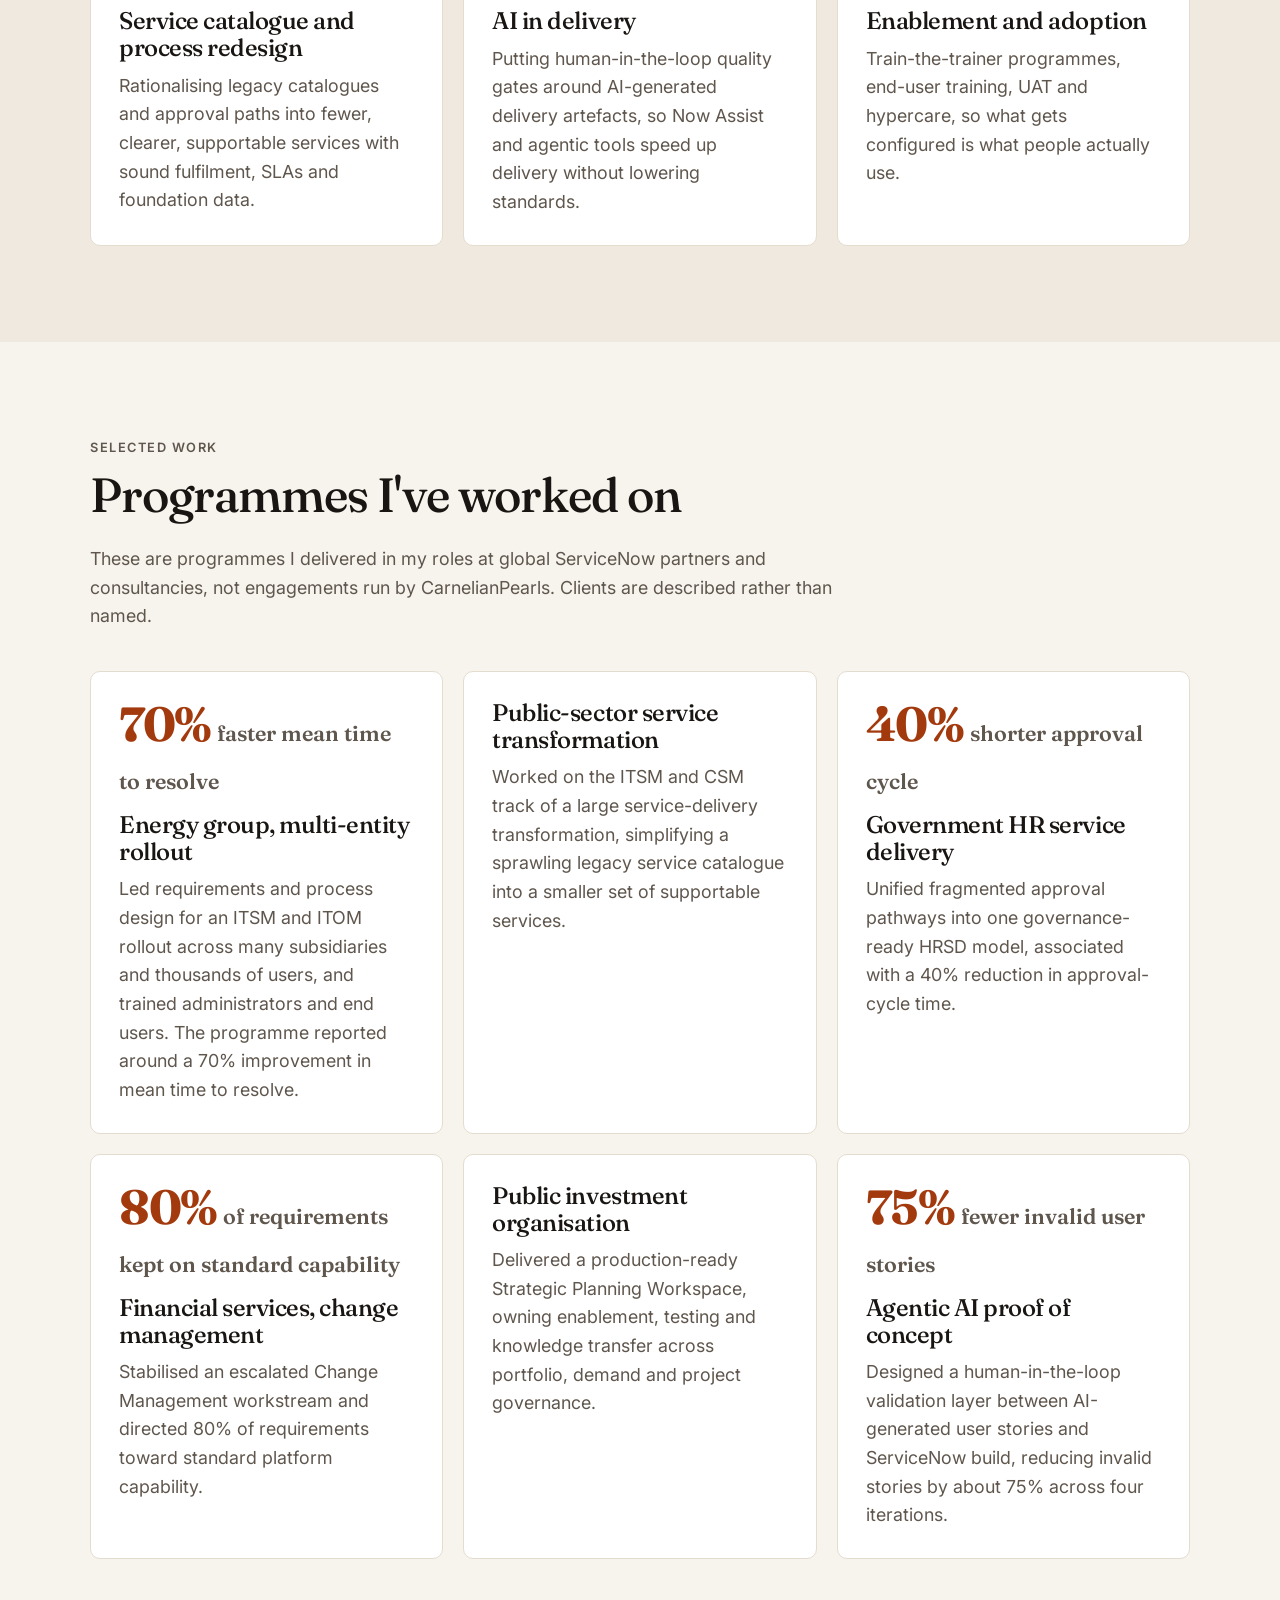
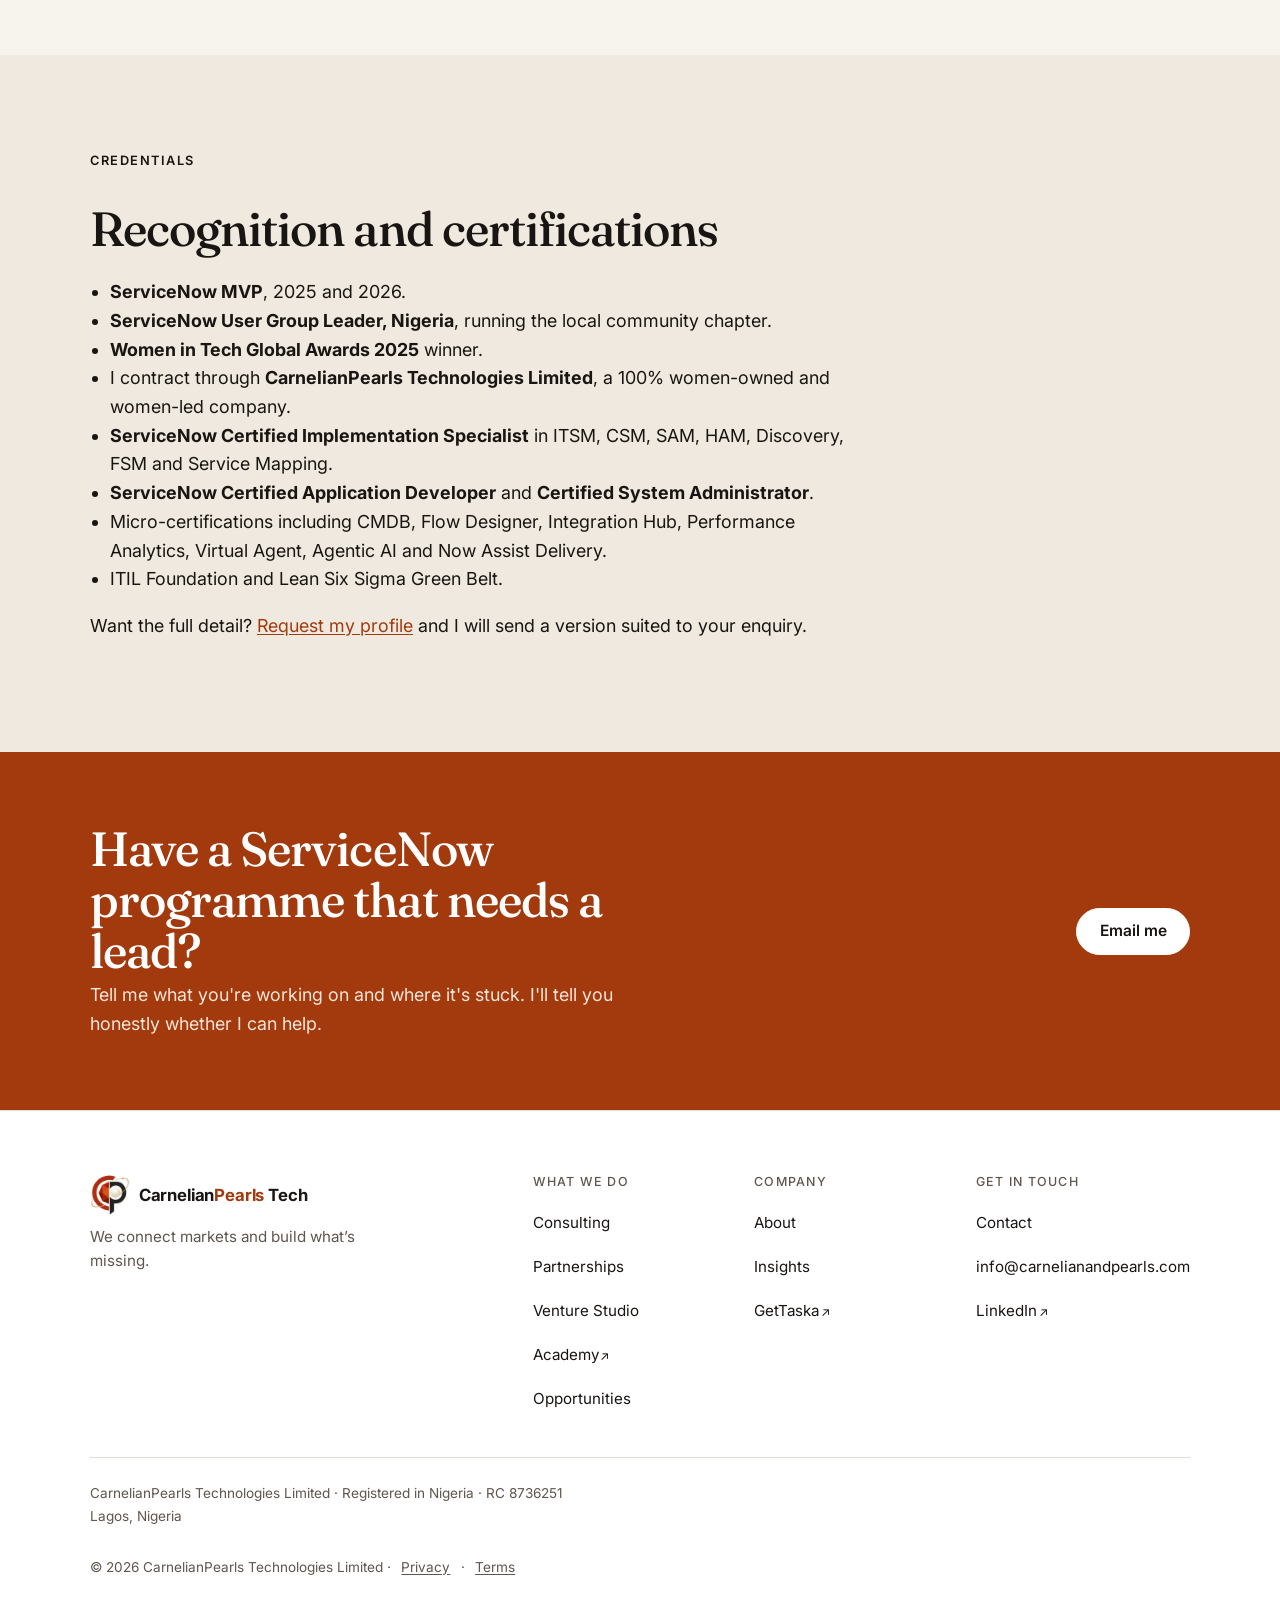
<file: consulting/index.html>
<!doctype html>
<html lang="en-GB">
<head>
  <meta charset="UTF-8">
  <meta name="viewport" content="width=device-width, initial-scale=1">

  <title>ServiceNow Consulting with Tosin Dada | CarnelianPearls Tech</title>
  <meta name="description" content="Tosin Dada is a two-time ServiceNow MVP, solution consultant and lead business analyst, delivering ITSM, CSM, ITOM, HRSD and SPM through CarnelianPearls Technologies Limited.">
  <link rel="canonical" href="https://carnelianandpearls.com/consulting/">
  <meta name="robots" content="index, follow">

  <meta property="og:type" content="profile">
  <meta property="og:site_name" content="CarnelianPearls Tech">
  <meta property="og:title" content="ServiceNow Consulting with Tosin Dada">
  <meta property="og:description" content="Two-time ServiceNow MVP. Solution design and process leadership across ITSM, CSM, ITOM, HRSD and SPM, for clients in Nigeria, the UK, the US, the Middle East and Africa.">
  <meta property="og:url" content="https://carnelianandpearls.com/consulting/">
  <meta property="og:image" content="https://carnelianandpearls.com/assets/img/og-image.png">
  <meta name="twitter:card" content="summary_large_image">

  <link rel="icon" href="../assets/img/favicon-32.png" type="image/png" sizes="32x32">

  <link rel="icon" href="../assets/img/favicon-48.png" type="image/png" sizes="48x48">

  <link rel="apple-touch-icon" href="../assets/img/apple-touch-icon.png">
  <meta name="theme-color" content="#F7F4EE">

  <link rel="preconnect" href="https://fonts.googleapis.com">
  <link rel="preconnect" href="https://fonts.gstatic.com" crossorigin>
  <link rel="stylesheet" href="https://fonts.googleapis.com/css2?family=Fraunces:opsz,wght@9..144,400;9..144,500;9..144,600&family=Inter:wght@400;500;600;700&display=swap">

  <link rel="stylesheet" href="../assets/css/styles.css">
  <script defer src="../assets/js/main.js"></script>


  <script type="application/ld+json">
  {
    "@context": "https://schema.org",
    "@type": "Person",
    "name": "Tosin Dada",
    "jobTitle": "ServiceNow Solution Consultant",
    "image": "https://carnelianandpearls.com/assets/img/tosin-dada.jpg",
    "url": "https://carnelianandpearls.com/consulting/",
    "worksFor": { "@type": "Organization", "name": "CarnelianPearls Technologies Limited", "url": "https://carnelianandpearls.com/" },
    "address": { "@type": "PostalAddress", "addressLocality": "Lagos", "addressCountry": "NG" },
    "email": "tosin@carnelianandpearls.com",
    "sameAs": ["https://www.linkedin.com/in/tosindada/"]
  }
  </script>
</head>
<body>
  <a class="skip-link" href="#main">Skip to content</a>

  <!-- ============================= HEADER ============================= -->
  <header class="site-header">
    <div class="container site-header__inner">
      <!-- LOGO SLOT: swap the inline SVG + text below for an SVG logo when ready -->
      <a class="brand" href="../" aria-label="CarnelianPearls Tech, home">
        <img class="brand__mark" src="../assets/img/logo-mark.png" alt="" width="40" height="40">
        <span class="brand__name">Carnelian<b>Pearls</b> Tech</span>
      </a>

      <div class="header-actions">
        <nav class="nav" id="primary-nav" aria-label="Primary">
          <ul class="nav__list">
            <li><a class="nav__link" href="../consulting/" aria-current="page">Consulting</a></li>
            <li class="nav__group">
              <button class="nav__link nav__trigger" type="button" aria-expanded="false" aria-controls="nav-what-we-do">What we do <span class="nav__caret" aria-hidden="true"></span></button>
              <ul class="nav__sub" id="nav-what-we-do">
                <li><a class="nav__link" href="../partnerships/">Partnerships</a></li>
                <li><a class="nav__link" href="../venture-studio/">Venture Studio</a></li>
                <li><a class="nav__link" href="https://academy.carnelianandpearls.com">Academy</a></li>
                <li><a class="nav__link" href="../opportunities/">Opportunities <span class="pill">Soon</span></a></li>
              </ul>
            </li>
            <li><a class="nav__link" href="../insights/">Insights</a></li>
            <li><a class="nav__link" href="../about/">About</a></li>
          </ul>
        </nav>
        <a class="btn btn--primary btn--small" href="../contact/">Contact</a>
        <button class="nav-toggle" type="button" aria-expanded="false" aria-controls="primary-nav">
          <span class="visually-hidden">Menu</span>
          <span class="nav-toggle__bars" aria-hidden="true"></span>
        </button>
      </div>
    </div>
  </header>

  <main id="main">

    <!-- ============================== INTRO ============================ -->
    <section class="section">
      <div class="container person-intro">
        <img class="person-intro__photo" src="../assets/img/tosin-dada.jpg" alt="Tosin Dada" width="720" height="720">
        <div class="prose">
          <p class="eyebrow">Consulting</p>
          <h1>I'm Tosin Dada. I help organisations get ServiceNow right the first time.</h1>
          <p class="lead">I'm a two-time ServiceNow MVP, a solution consultant and a lead business analyst. For seven years I've turned messy processes and unclear policy into platform designs that teams can build, sign off and actually use, across ITSM, CSM, ITOM, HRSD and SPM.</p>
          <p>I'm based in Lagos, Nigeria, and work remotely with clients worldwide. Lagos is on GMT+1, which overlaps fully with the UK working day and most of the Gulf's, and my recent programmes for clients in the Middle East have been delivered remotely.</p>
          <p>I work through CarnelianPearls Technologies Limited, the company I founded, and take engagements directly or on a corp-to-corp basis with clients and delivery partners in Nigeria, the UK, the US, the Middle East and Africa.</p>
          <p>Email me at <a href="mailto:tosin@carnelianandpearls.com">tosin@carnelianandpearls.com</a>.</p>
          <div class="btn-row">
            <a class="btn btn--primary" href="mailto:tosin@carnelianandpearls.com?subject=Consulting%20enquiry">Discuss an engagement</a>
            <a class="btn btn--secondary" href="mailto:tosin@carnelianandpearls.com?subject=Profile%20request&amp;body=Hello%20Tosin%2C%0A%0AI%20would%20like%20to%20see%20your%20profile.%20I%20am%20looking%20for%20help%20with%3A%0A">Request my profile</a>
            <a class="btn btn--secondary ext" href="https://www.linkedin.com/in/tosindada/" target="_blank" rel="noopener">LinkedIn profile</a>
          </div>
        </div>
      </div>
    </section>

    <!-- =========================== WHAT I DO =========================== -->
    <section class="section section--pearl" aria-labelledby="services-heading">
      <div class="container">
        <div class="section__head">
          <p class="eyebrow">What I do</p>
          <h2 id="services-heading">Where I'm most useful</h2>
        </div>
        <div class="card-grid card-grid--3">
          <article class="card">
            <h3 class="card__title">Solution design and platform fit</h3>
            <p>Shaping scalable ServiceNow designs, making clear out-of-box versus custom decisions, and setting integration strategy and CSDM alignment before build starts.</p>
          </article>
          <article class="card">
            <h3 class="card__title">Discovery and requirements leadership</h3>
            <p>Running stakeholder workshops, As-Is and To-Be design, and turning the results into a governed requirements baseline, traceable user stories and a build-ready backlog.</p>
          </article>
          <article class="card">
            <h3 class="card__title">Rescue and stabilisation</h3>
            <p>Taking over escalated or stalled workstreams, restoring backlog quality, and steering requirements back toward standard platform capability.</p>
          </article>
          <article class="card">
            <h3 class="card__title">Service catalogue and process redesign</h3>
            <p>Rationalising legacy catalogues and approval paths into fewer, clearer, supportable services with sound fulfilment, SLAs and foundation data.</p>
          </article>
          <article class="card">
            <h3 class="card__title">AI in delivery</h3>
            <p>Putting human-in-the-loop quality gates around AI-generated delivery artefacts, so Now Assist and agentic tools speed up delivery without lowering standards.</p>
          </article>
          <article class="card">
            <h3 class="card__title">Enablement and adoption</h3>
            <p>Train-the-trainer programmes, end-user training, UAT and hypercare, so what gets configured is what people actually use.</p>
          </article>
        </div>
      </div>
    </section>

    <!-- ========================= SELECTED WORK ========================= -->
    <section class="section" aria-labelledby="work-heading">
      <div class="container">
        <div class="section__head">
          <p class="eyebrow">Selected work</p>
          <h2 id="work-heading">Programmes I've worked on</h2>
          <p>These are programmes I delivered in my roles at global ServiceNow partners and consultancies, not engagements run by CarnelianPearls. Clients are described rather than named.</p>
        </div>
        <div class="card-grid card-grid--3">
          <article class="card">
            <span class="stat-big">70%<small>faster mean time to resolve</small></span>
            <h3 class="card__title">Energy group, multi-entity rollout</h3>
            <p>Led requirements and process design for an ITSM and ITOM rollout across many subsidiaries and thousands of users, and trained administrators and end users. The programme reported around a 70% improvement in mean time to resolve.</p>
          </article>
          <article class="card">
            <h3 class="card__title">Public-sector service transformation</h3>
            <p>Worked on the ITSM and CSM track of a large service-delivery transformation, simplifying a sprawling legacy service catalogue into a smaller set of supportable services.</p>
          </article>
          <article class="card">
            <span class="stat-big">40%<small>shorter approval cycle</small></span>
            <h3 class="card__title">Government HR service delivery</h3>
            <p>Unified fragmented approval pathways into one governance-ready HRSD model, associated with a 40% reduction in approval-cycle time.</p>
          </article>
          <article class="card">
            <span class="stat-big">80%<small>of requirements kept on standard capability</small></span>
            <h3 class="card__title">Financial services, change management</h3>
            <p>Stabilised an escalated Change Management workstream and directed 80% of requirements toward standard platform capability.</p>
          </article>
          <article class="card">
            <h3 class="card__title">Public investment organisation</h3>
            <p>Delivered a production-ready Strategic Planning Workspace, owning enablement, testing and knowledge transfer across portfolio, demand and project governance.</p>
          </article>
          <article class="card">
            <span class="stat-big">75%<small>fewer invalid user stories</small></span>
            <h3 class="card__title">Agentic AI proof of concept</h3>
            <p>Designed a human-in-the-loop validation layer between AI-generated user stories and ServiceNow build, reducing invalid stories by about 75% across four iterations.</p>
          </article>
        </div>
      </div>
    </section>

    <!-- ===================== CREDENTIALS & COMMUNITY =================== -->
    <section class="section section--pearl" aria-labelledby="creds-heading">
      <div class="container">
        <div class="prose">
          <p class="eyebrow">Credentials</p>
          <h2 id="creds-heading">Recognition and certifications</h2>
          <ul>
            <li><strong>ServiceNow MVP</strong>, 2025 and 2026.</li>
            <li><strong>ServiceNow User Group Leader, Nigeria</strong>, running the local community chapter.</li>
            <li><strong>Women in Tech Global Awards 2025</strong> winner.</li>
            <li>I contract through <strong>CarnelianPearls Technologies Limited</strong>, a 100% women-owned and women-led company.</li>
            <li><strong>ServiceNow Certified Implementation Specialist</strong> in ITSM, CSM, SAM, HAM, Discovery, FSM and Service Mapping.</li>
            <li><strong>ServiceNow Certified Application Developer</strong> and <strong>Certified System Administrator</strong>.</li>
            <li>Micro-certifications including CMDB, Flow Designer, Integration Hub, Performance Analytics, Virtual Agent, Agentic AI and Now Assist Delivery.</li>
            <li>ITIL Foundation and Lean Six Sigma Green Belt.</li>
          </ul>
          <p>Want the full detail? <a href="mailto:tosin@carnelianandpearls.com?subject=Profile%20request">Request my profile</a> and I will send a version suited to your enquiry.</p>
        </div>
      </div>
    </section>

    <!-- ============================ CLOSING CTA ======================= -->
    <section class="cta-band" aria-labelledby="cta-heading">
      <div class="container">
        <div class="cta-band__text">
          <h2 id="cta-heading">Have a ServiceNow programme that needs a lead?</h2>
          <p>Tell me what you're working on and where it's stuck. I'll tell you honestly whether I can help.</p>
        </div>
        <a class="btn btn--primary" href="mailto:tosin@carnelianandpearls.com?subject=Consulting%20enquiry">Email me</a>
      </div>
    </section>

  </main>

  <!-- ============================= FOOTER ============================ -->
  <footer class="site-footer">
    <div class="container">
      <div class="footer__top">
        <div class="footer__brand">
          <a class="brand" href="../" aria-label="CarnelianPearls Tech, home">
            <img class="brand__mark" src="../assets/img/logo-mark.png" alt="" width="40" height="40">
            <span class="brand__name">Carnelian<b>Pearls</b> Tech</span>
          </a>
          <p class="footer__tag">We connect markets and build what&rsquo;s missing.</p>
        </div>
        <div class="footer__cols">
          <div class="footer__col">
            <h3>What we do</h3>
            <ul>
              <li><a href="../consulting/">Consulting</a></li>
              <li><a href="../partnerships/">Partnerships</a></li>
              <li><a href="../venture-studio/">Venture Studio</a></li>
              <li><a class="ext" href="https://academy.carnelianandpearls.com" target="_blank" rel="noopener">Academy</a></li>
              <li><a href="../opportunities/">Opportunities</a></li>
            </ul>
          </div>
          <div class="footer__col">
            <h3>Company</h3>
            <ul>
              <li><a href="../about/">About</a></li>
              <li><a href="../insights/">Insights</a></li>
              <li><a class="ext" href="https://gettaska.com" target="_blank" rel="noopener">GetTaska</a></li>
            </ul>
          </div>
          <div class="footer__col">
            <h3>Get in touch</h3>
            <ul>
              <li><a href="../contact/">Contact</a></li>
              <li><a href="mailto:info@carnelianandpearls.com">info@carnelianandpearls.com</a></li>
              <li><a class="ext" href="https://www.linkedin.com/company/carnelianandpearls/" target="_blank" rel="noopener">LinkedIn</a></li>
            </ul>
          </div>
        </div>
      </div>
      <div class="footer__legal">
        <p>CarnelianPearls Technologies Limited &middot; Registered in Nigeria &middot; RC 8736251<br>
        Lagos, Nigeria</p>
        <p>&copy; 2026 CarnelianPearls Technologies Limited &middot; <a href="../privacy/">Privacy</a> &middot; <a href="../terms/">Terms</a></p>
      </div>
    </div>
  </footer>
</body>
</html>
</file>
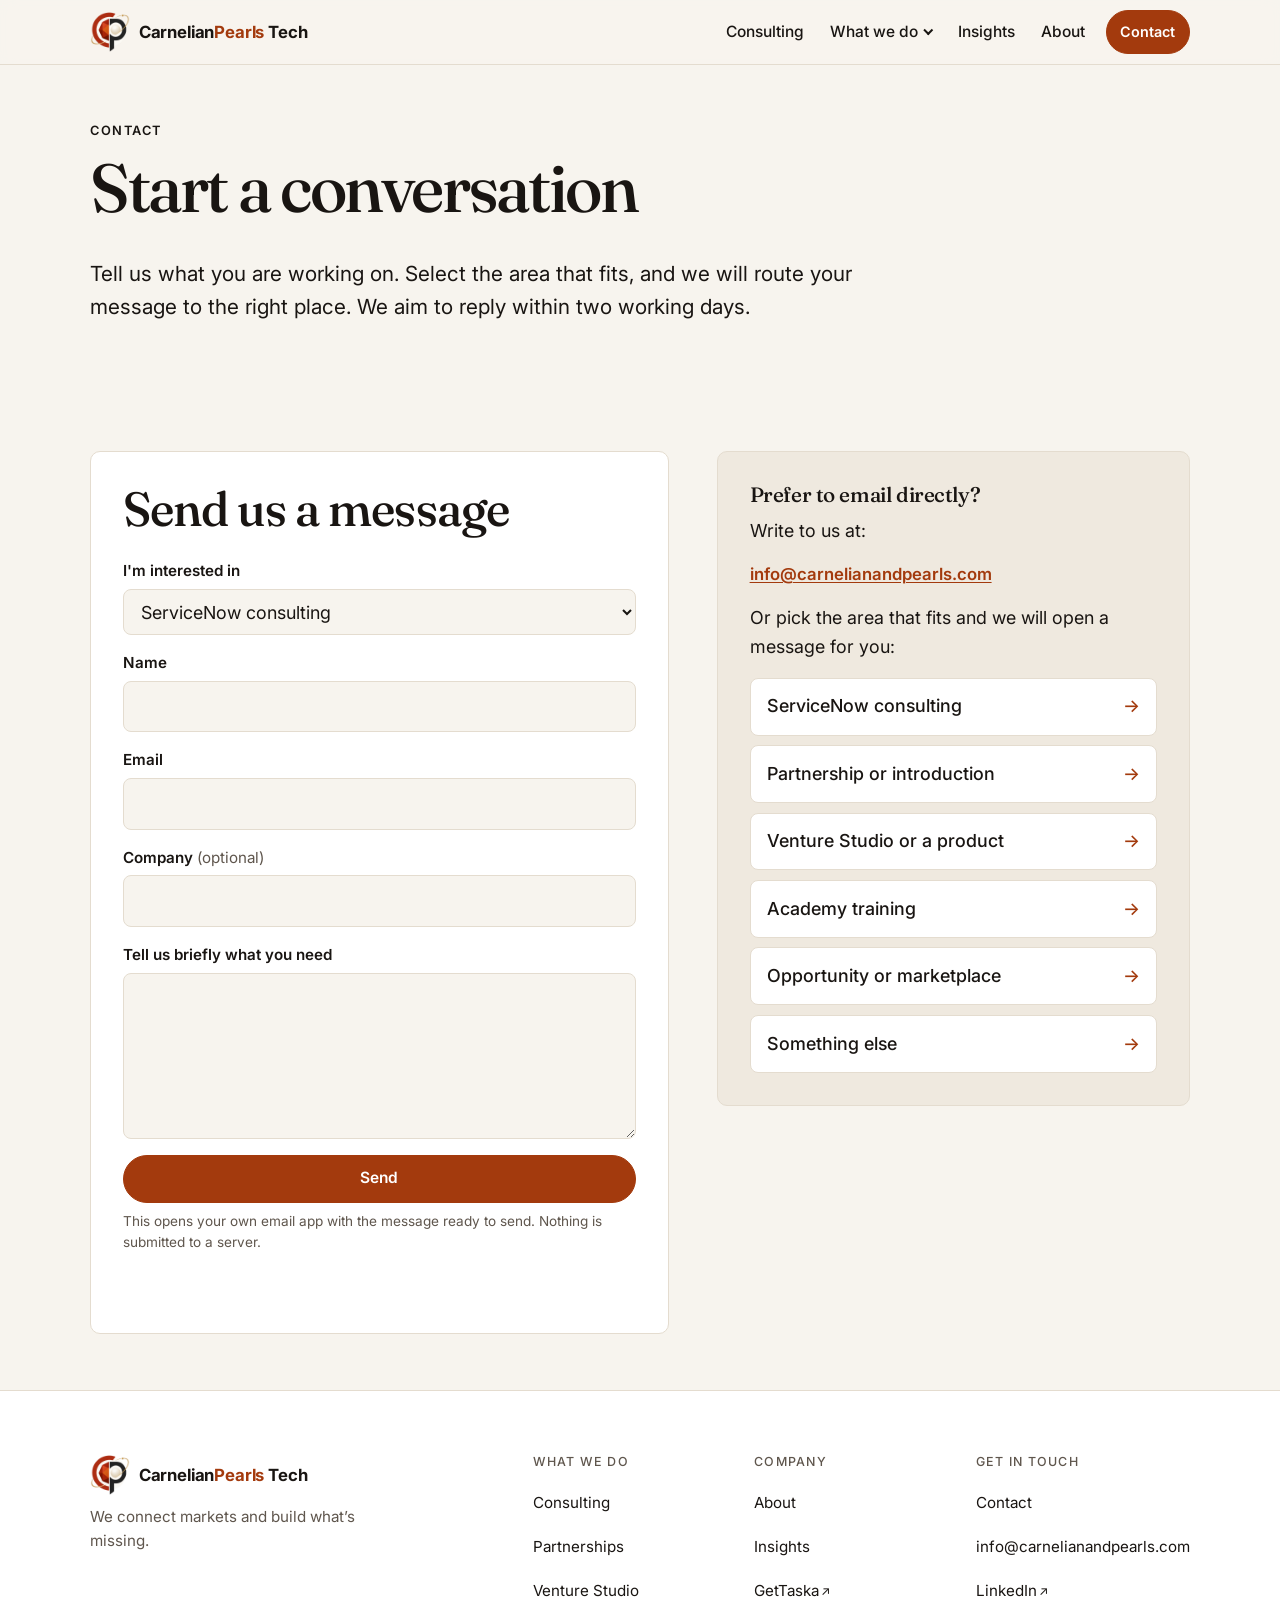
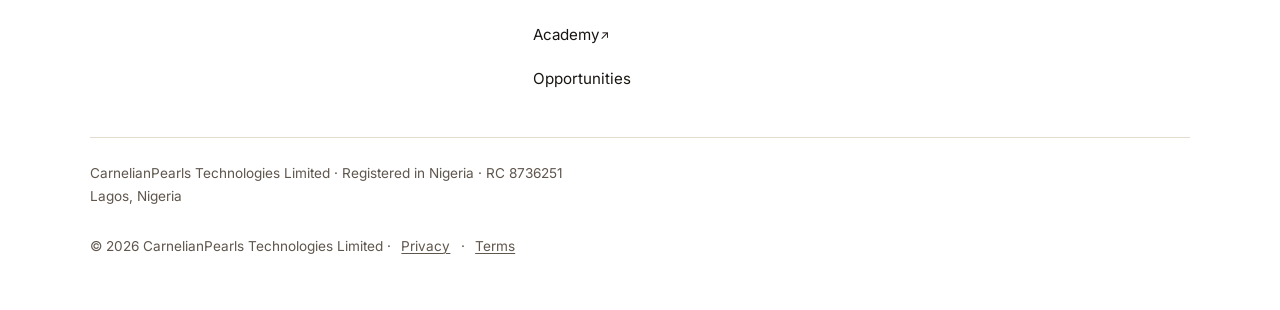
<file: contact/index.html>
<!doctype html>
<html lang="en-GB">
<head>
  <meta charset="UTF-8">
  <meta name="viewport" content="width=device-width, initial-scale=1">

  <title>Contact | Start a Conversation | CarnelianPearls Tech</title>
  <meta name="description" content="Tell us what you are working on. Choose the area that fits, and we will route your message to the right place. Email info@carnelianandpearls.com.">
  <link rel="canonical" href="https://carnelianandpearls.com/contact/">

  <meta property="og:type" content="website">
  <meta property="og:site_name" content="CarnelianPearls Tech">
  <meta property="og:title" content="Contact | Start a Conversation | CarnelianPearls Tech">
  <meta property="og:description" content="Tell us what you are working on. We aim to reply within two working days.">
  <meta property="og:url" content="https://carnelianandpearls.com/contact/">
  <meta property="og:image" content="https://carnelianandpearls.com/assets/img/og-image.png">
  <meta name="twitter:card" content="summary_large_image">
  <meta name="twitter:title" content="Contact | CarnelianPearls Tech">
  <meta name="twitter:description" content="Start a conversation with CarnelianPearls Tech.">
  <meta name="twitter:image" content="https://carnelianandpearls.com/assets/img/og-image.png">

  <link rel="icon" href="../assets/img/favicon-32.png" type="image/png" sizes="32x32">

  <link rel="icon" href="../assets/img/favicon-48.png" type="image/png" sizes="48x48">

  <link rel="apple-touch-icon" href="../assets/img/apple-touch-icon.png">
  <meta name="theme-color" content="#F7F4EE">

  <link rel="preconnect" href="https://fonts.googleapis.com">
  <link rel="preconnect" href="https://fonts.gstatic.com" crossorigin>
  <link rel="stylesheet" href="https://fonts.googleapis.com/css2?family=Fraunces:opsz,wght@9..144,400;9..144,500;9..144,600&family=Inter:wght@400;500;600;700&display=swap">

  <link rel="stylesheet" href="../assets/css/styles.css">
  <script defer src="../assets/js/main.js"></script>
</head>
<body>
  <a class="skip-link" href="#main">Skip to content</a>

  <!-- ============================= HEADER ============================= -->
  <header class="site-header">
    <div class="container site-header__inner">
      <!-- LOGO SLOT: swap the inline SVG + text below for an SVG logo when ready -->
      <a class="brand" href="../" aria-label="CarnelianPearls Tech, home">
        <img class="brand__mark" src="../assets/img/logo-mark.png" alt="" width="40" height="40">
        <span class="brand__name">Carnelian<b>Pearls</b> Tech</span>
      </a>

      <div class="header-actions">
        <nav class="nav" id="primary-nav" aria-label="Primary">
          <ul class="nav__list">
            <li><a class="nav__link" href="../consulting/">Consulting</a></li>
            <li class="nav__group">
              <button class="nav__link nav__trigger" type="button" aria-expanded="false" aria-controls="nav-what-we-do">What we do <span class="nav__caret" aria-hidden="true"></span></button>
              <ul class="nav__sub" id="nav-what-we-do">
                <li><a class="nav__link" href="../partnerships/">Partnerships</a></li>
                <li><a class="nav__link" href="../venture-studio/">Venture Studio</a></li>
                <li><a class="nav__link" href="https://academy.carnelianandpearls.com">Academy</a></li>
                <li><a class="nav__link" href="../opportunities/">Opportunities <span class="pill">Soon</span></a></li>
              </ul>
            </li>
            <li><a class="nav__link" href="../insights/">Insights</a></li>
            <li><a class="nav__link" href="../about/">About</a></li>
          </ul>
        </nav>
        <a class="btn btn--primary btn--small" href="../contact/" aria-current="page">Contact</a>
        <button class="nav-toggle" type="button" aria-expanded="false" aria-controls="primary-nav">
          <span class="visually-hidden">Menu</span>
          <span class="nav-toggle__bars" aria-hidden="true"></span>
        </button>
      </div>
    </div>
  </header>

  <main id="main">

    <!-- ============================== INTRO =========================== -->
    <section class="section section--tight">
      <div class="container">
        <div class="prose">
          <p class="eyebrow">Contact</p>
          <h1>Start a conversation</h1>
          <p class="lead">Tell us what you are working on. Select the area that fits, and we will route your message to the right place. We aim to reply within two working days.</p>
        </div>
      </div>
    </section>

    <!-- ============================ CONTACT GRID ===================== -->
    <section class="section section--tight" aria-label="Contact options">
      <div class="container">
        <div class="contact-grid">

          <!-- JS-enhanced form. Composes a mailto on submit. -->
          <div class="form-card">
            <h2 class="mt-0">Send us a message</h2>
            <form id="contact-form" data-email="info@carnelianandpearls.com" novalidate>
              <div class="field">
                <label for="category">I'm interested in</label>
                <select id="category" name="category">
                  <option value="consulting" data-email="tosin@carnelianandpearls.com">ServiceNow consulting</option>
                  <option value="partnership">Partnership or intro</option>
                  <option value="venture">Venture Studio or product</option>
                  <option value="academy">Academy training</option>
                  <option value="opportunity">Opportunity or marketplace</option>
                  <option value="other">Something else</option>
                </select>
              </div>
              <div class="field">
                <label for="name">Name</label>
                <input id="name" name="name" type="text" autocomplete="name" required>
              </div>
              <div class="field">
                <label for="email">Email</label>
                <input id="email" name="email" type="email" autocomplete="email" required>
              </div>
              <div class="field">
                <label for="company">Company <span class="optional">(optional)</span></label>
                <input id="company" name="company" type="text" autocomplete="organization">
              </div>
              <div class="field">
                <label for="message">Tell us briefly what you need</label>
                <textarea id="message" name="message" rows="5" required></textarea>
              </div>
              <button class="btn btn--primary btn--block" type="submit">Send</button>
              <p class="form-note">This opens your own email app with the message ready to send. Nothing is submitted to a server.</p>
              <p class="form-status" id="form-status" role="status" aria-live="polite"></p>
              <noscript>
                <p class="form-note">JavaScript is off, so this button cannot compose the email for you. Please use one of the direct links to the right.</p>
              </noscript>
            </form>
          </div>

          <!-- No-JS baseline. Always visible and usable on its own. -->
          <aside class="direct-card">
            <h2 class="mt-0">Prefer to email directly?</h2>
            <p>Write to us at:</p>
            <p class="email-line"><a href="mailto:info@carnelianandpearls.com">info@carnelianandpearls.com</a></p>
            <p>Or pick the area that fits and we will open a message for you:</p>
            <ul class="intent-list">
              <li><a href="mailto:tosin@carnelianandpearls.com?subject=Consulting%20enquiry">ServiceNow consulting</a></li>
              <li><a href="mailto:info@carnelianandpearls.com?subject=Partnership%20enquiry">Partnership or introduction</a></li>
              <li><a href="mailto:info@carnelianandpearls.com?subject=Venture%20Studio%20enquiry">Venture Studio or a product</a></li>
              <li><a href="mailto:info@carnelianandpearls.com?subject=Academy%20enquiry">Academy training</a></li>
              <li><a href="mailto:info@carnelianandpearls.com?subject=Opportunity%20enquiry">Opportunity or marketplace</a></li>
              <li><a href="mailto:info@carnelianandpearls.com?subject=General%20enquiry">Something else</a></li>
            </ul>
          </aside>

        </div>
      </div>
    </section>

  </main>

  <!-- ============================= FOOTER ============================ -->
  <footer class="site-footer">
    <div class="container">
      <div class="footer__top">
        <div class="footer__brand">
          <a class="brand" href="../" aria-label="CarnelianPearls Tech, home">
            <img class="brand__mark" src="../assets/img/logo-mark.png" alt="" width="40" height="40">
            <span class="brand__name">Carnelian<b>Pearls</b> Tech</span>
          </a>
          <p class="footer__tag">We connect markets and build what&rsquo;s missing.</p>
        </div>
        <div class="footer__cols">
          <div class="footer__col">
            <h3>What we do</h3>
            <ul>
              <li><a href="../consulting/">Consulting</a></li>
              <li><a href="../partnerships/">Partnerships</a></li>
              <li><a href="../venture-studio/">Venture Studio</a></li>
              <li><a class="ext" href="https://academy.carnelianandpearls.com" target="_blank" rel="noopener">Academy</a></li>
              <li><a href="../opportunities/">Opportunities</a></li>
            </ul>
          </div>
          <div class="footer__col">
            <h3>Company</h3>
            <ul>
              <li><a href="../about/">About</a></li>
              <li><a href="../insights/">Insights</a></li>
              <li><a class="ext" href="https://gettaska.com" target="_blank" rel="noopener">GetTaska</a></li>
            </ul>
          </div>
          <div class="footer__col">
            <h3>Get in touch</h3>
            <ul>
              <li><a href="../contact/">Contact</a></li>
              <li><a href="mailto:info@carnelianandpearls.com">info@carnelianandpearls.com</a></li>
              <li><a class="ext" href="https://www.linkedin.com/company/carnelianandpearls/" target="_blank" rel="noopener">LinkedIn</a></li>
            </ul>
          </div>
        </div>
      </div>
      <div class="footer__legal">
        <p>CarnelianPearls Technologies Limited &middot; Registered in Nigeria &middot; RC 8736251<br>
        Lagos, Nigeria</p>
        <p>&copy; 2026 CarnelianPearls Technologies Limited &middot; <a href="../privacy/">Privacy</a> &middot; <a href="../terms/">Terms</a></p>
      </div>
    </div>
  </footer>
</body>
</html>
</file>
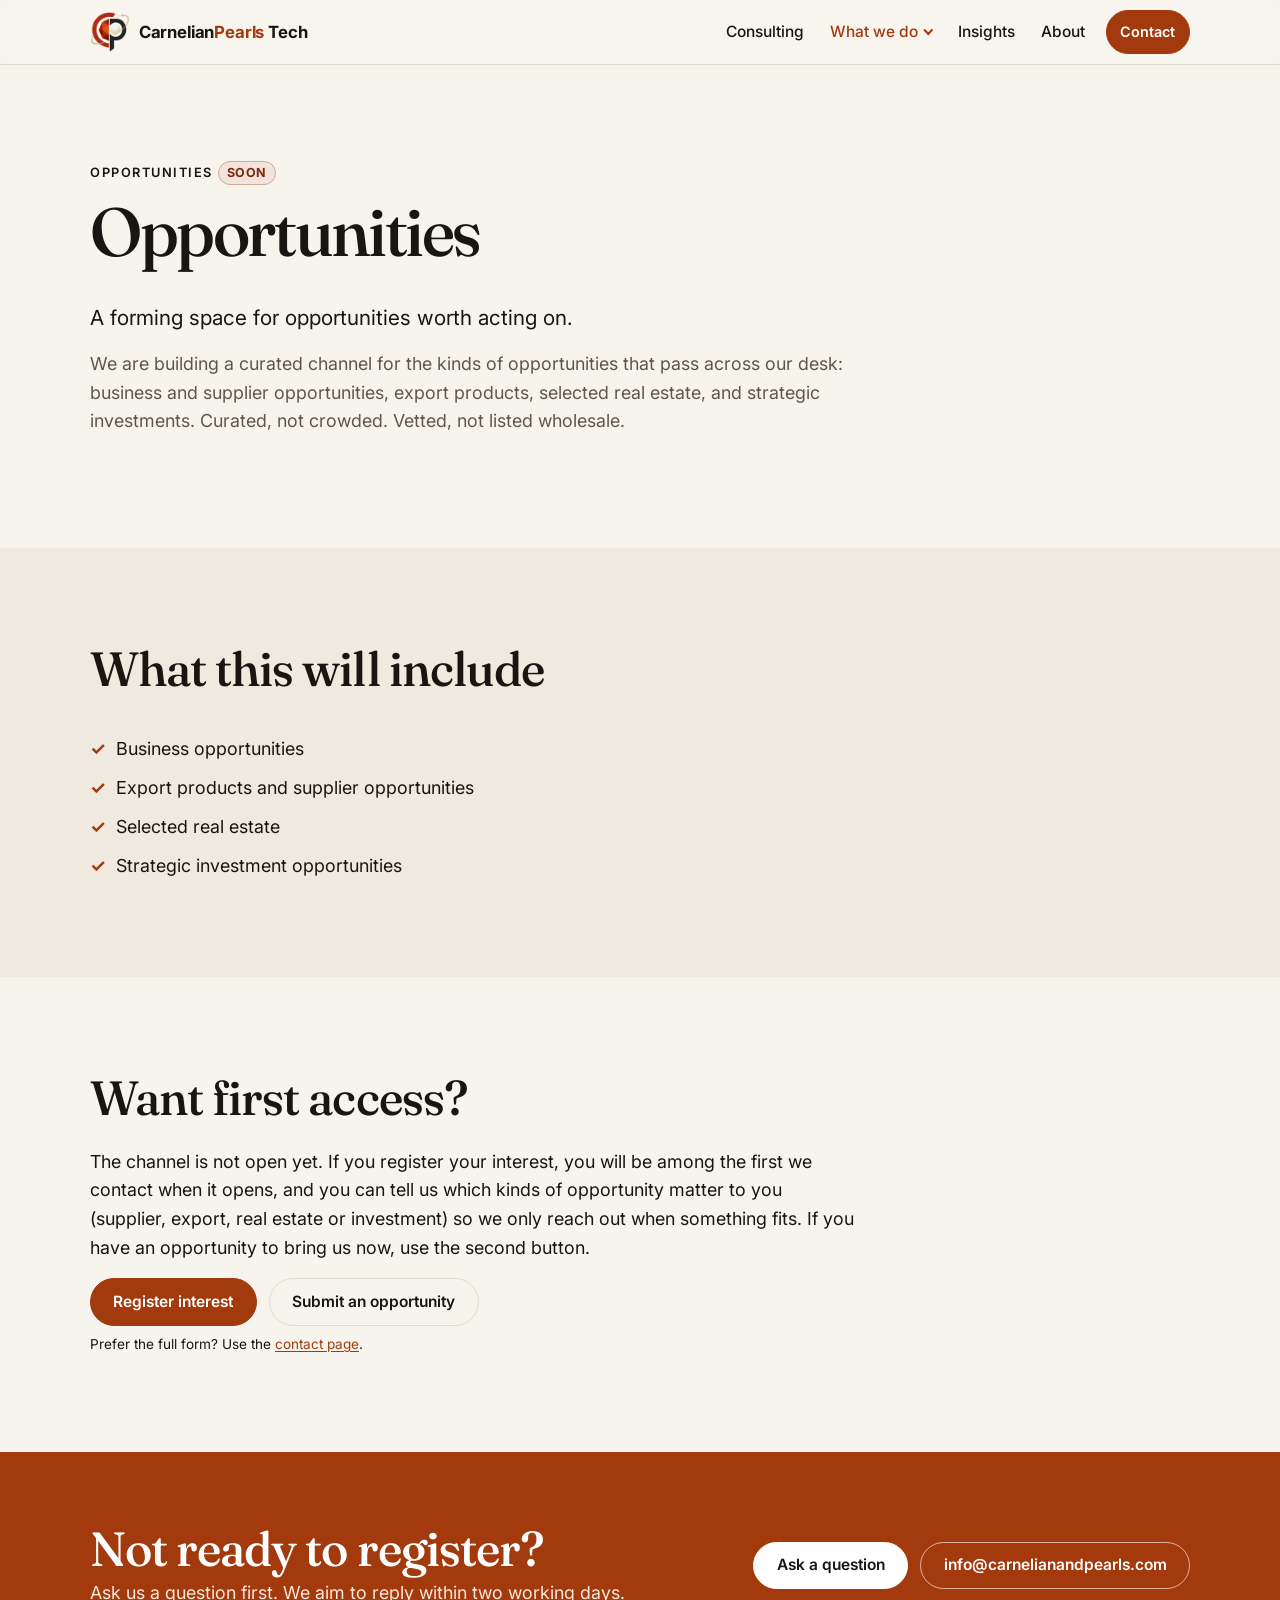
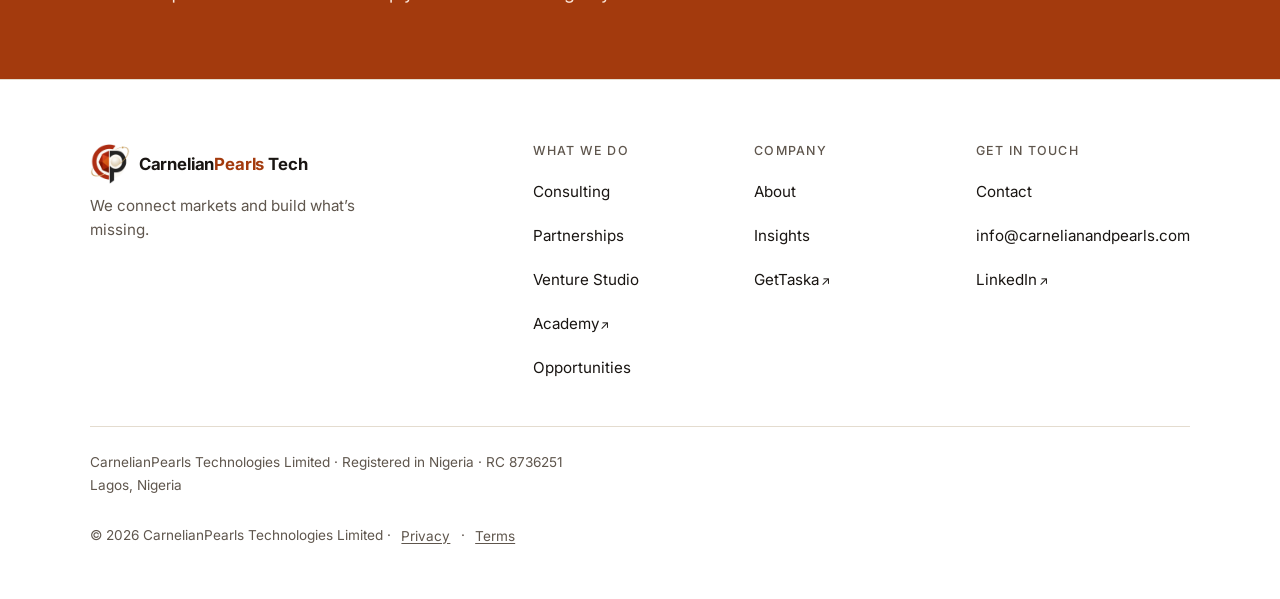
<file: opportunities/index.html>
<!doctype html>
<html lang="en-GB">
<head>
  <meta charset="UTF-8">
  <meta name="viewport" content="width=device-width, initial-scale=1">

  <title>Business &amp; Investment Opportunities in Nigeria | CarnelianPearls Tech</title>
  <meta name="description" content="A forming, curated channel for business, supplier, export, real estate, and investment opportunities worth acting on. Vetted, not listed wholesale. Register your interest.">
  <link rel="canonical" href="https://carnelianandpearls.com/opportunities/">

  <meta property="og:type" content="website">
  <meta property="og:site_name" content="CarnelianPearls Tech">
  <meta property="og:title" content="Business &amp; Investment Opportunities in Nigeria | CarnelianPearls Tech">
  <meta property="og:description" content="A forming space for opportunities worth acting on. Curated, not crowded. Vetted, not listed wholesale.">
  <meta property="og:url" content="https://carnelianandpearls.com/opportunities/">
  <meta property="og:image" content="https://carnelianandpearls.com/assets/img/og-image.png">
  <meta name="twitter:card" content="summary_large_image">
  <meta name="twitter:title" content="Business &amp; Investment Opportunities in Nigeria | CarnelianPearls Tech">
  <meta name="twitter:description" content="A curated channel for business, supplier, export, and investment opportunities. Forming now.">
  <meta name="twitter:image" content="https://carnelianandpearls.com/assets/img/og-image.png">

  <link rel="icon" href="../assets/img/favicon-32.png" type="image/png" sizes="32x32">

  <link rel="icon" href="../assets/img/favicon-48.png" type="image/png" sizes="48x48">

  <link rel="apple-touch-icon" href="../assets/img/apple-touch-icon.png">
  <meta name="theme-color" content="#F7F4EE">

  <link rel="preconnect" href="https://fonts.googleapis.com">
  <link rel="preconnect" href="https://fonts.gstatic.com" crossorigin>
  <link rel="stylesheet" href="https://fonts.googleapis.com/css2?family=Fraunces:opsz,wght@9..144,400;9..144,500;9..144,600&family=Inter:wght@400;500;600;700&display=swap">

  <link rel="stylesheet" href="../assets/css/styles.css">
  <script defer src="../assets/js/main.js"></script>
</head>
<body>
  <a class="skip-link" href="#main">Skip to content</a>

  <!-- ============================= HEADER ============================= -->
  <header class="site-header">
    <div class="container site-header__inner">
      <!-- LOGO SLOT: swap the inline SVG + text below for an SVG logo when ready -->
      <a class="brand" href="../" aria-label="CarnelianPearls Tech, home">
        <img class="brand__mark" src="../assets/img/logo-mark.png" alt="" width="40" height="40">
        <span class="brand__name">Carnelian<b>Pearls</b> Tech</span>
      </a>

      <div class="header-actions">
        <nav class="nav" id="primary-nav" aria-label="Primary">
          <ul class="nav__list">
            <li><a class="nav__link" href="../consulting/">Consulting</a></li>
            <li class="nav__group">
              <button class="nav__link nav__trigger is-current" type="button" aria-expanded="false" aria-controls="nav-what-we-do">What we do <span class="nav__caret" aria-hidden="true"></span></button>
              <ul class="nav__sub" id="nav-what-we-do">
                <li><a class="nav__link" href="../partnerships/">Partnerships</a></li>
                <li><a class="nav__link" href="../venture-studio/">Venture Studio</a></li>
                <li><a class="nav__link" href="https://academy.carnelianandpearls.com">Academy</a></li>
                <li><a class="nav__link" href="../opportunities/" aria-current="page">Opportunities <span class="pill">Soon</span></a></li>
              </ul>
            </li>
            <li><a class="nav__link" href="../insights/">Insights</a></li>
            <li><a class="nav__link" href="../about/">About</a></li>
          </ul>
        </nav>
        <a class="btn btn--primary btn--small" href="../contact/">Contact</a>
        <button class="nav-toggle" type="button" aria-expanded="false" aria-controls="primary-nav">
          <span class="visually-hidden">Menu</span>
          <span class="nav-toggle__bars" aria-hidden="true"></span>
        </button>
      </div>
    </div>
  </header>

  <main id="main">

    <!-- ============================== HERO ============================ -->
    <section class="section">
      <div class="container">
        <div class="prose">
          <p class="eyebrow">Opportunities <span class="pill">Soon</span></p>
          <h1>Opportunities</h1>
          <p class="lead">A forming space for opportunities worth acting on.</p>
          <p class="muted">We are building a curated channel for the kinds of opportunities that pass across our desk: business and supplier opportunities, export products, selected real estate, and strategic investments. Curated, not crowded. Vetted, not listed wholesale.</p>
        </div>
      </div>
    </section>

    <!-- ====================== WHAT THIS WILL INCLUDE ================== -->
    <section class="section section--pearl" aria-labelledby="oppinc-heading">
      <div class="container">
        <div class="section__head">
          <h2 id="oppinc-heading">What this will include</h2>
        </div>
        <ul class="check-list measure">
          <li>Business opportunities</li>
          <li>Export products and supplier opportunities</li>
          <li>Selected real estate</li>
          <li>Strategic investment opportunities</li>
        </ul>
      </div>
    </section>

    <!-- ============================ FIRST ACCESS ===================== -->
    <section class="section" aria-labelledby="oppaccess-heading">
      <div class="container">
        <div class="prose">
          <h2 id="oppaccess-heading">Want first access?</h2>
          <p>The channel is not open yet. If you register your interest, you will be among the first we contact when it opens, and you can tell us which kinds of opportunity matter to you (supplier, export, real estate or investment) so we only reach out when something fits. If you have an opportunity to bring us now, use the second button.</p>
          <div class="btn-row">
            <!-- Both CTAs resolve to the contact mailto with a routed subject -->
            <a class="btn btn--primary" href="mailto:info@carnelianandpearls.com?subject=Opportunity%20enquiry%20(register%20interest)">Register interest</a>
            <a class="btn btn--secondary" href="mailto:info@carnelianandpearls.com?subject=Opportunity%20enquiry%20(submit%20an%20opportunity)">Submit an opportunity</a>
          </div>
          <p class="form-note">Prefer the full form? Use the <a href="../contact/?topic=opportunity">contact page</a>.</p>
        </div>
      </div>
    </section>

    <!-- ============================ CLOSING CTA ======================= -->
    <section class="cta-band" aria-labelledby="cta-heading">
      <div class="container">
        <div class="cta-band__text">
          <h2 id="cta-heading">Not ready to register?</h2>
          <p>Ask us a question first. We aim to reply within two working days.</p>
        </div>
        <div class="btn-row">
          <a class="btn btn--primary" href="../contact/?topic=opportunity">Ask a question</a>
          <a class="btn btn--light-outline" href="mailto:info@carnelianandpearls.com">info@carnelianandpearls.com</a>
        </div>
      </div>
    </section>

  </main>

  <!-- ============================= FOOTER ============================ -->
  <footer class="site-footer">
    <div class="container">
      <div class="footer__top">
        <div class="footer__brand">
          <a class="brand" href="../" aria-label="CarnelianPearls Tech, home">
            <img class="brand__mark" src="../assets/img/logo-mark.png" alt="" width="40" height="40">
            <span class="brand__name">Carnelian<b>Pearls</b> Tech</span>
          </a>
          <p class="footer__tag">We connect markets and build what&rsquo;s missing.</p>
        </div>
        <div class="footer__cols">
          <div class="footer__col">
            <h3>What we do</h3>
            <ul>
              <li><a href="../consulting/">Consulting</a></li>
              <li><a href="../partnerships/">Partnerships</a></li>
              <li><a href="../venture-studio/">Venture Studio</a></li>
              <li><a class="ext" href="https://academy.carnelianandpearls.com" target="_blank" rel="noopener">Academy</a></li>
              <li><a href="../opportunities/">Opportunities</a></li>
            </ul>
          </div>
          <div class="footer__col">
            <h3>Company</h3>
            <ul>
              <li><a href="../about/">About</a></li>
              <li><a href="../insights/">Insights</a></li>
              <li><a class="ext" href="https://gettaska.com" target="_blank" rel="noopener">GetTaska</a></li>
            </ul>
          </div>
          <div class="footer__col">
            <h3>Get in touch</h3>
            <ul>
              <li><a href="../contact/">Contact</a></li>
              <li><a href="mailto:info@carnelianandpearls.com">info@carnelianandpearls.com</a></li>
              <li><a class="ext" href="https://www.linkedin.com/company/carnelianandpearls/" target="_blank" rel="noopener">LinkedIn</a></li>
            </ul>
          </div>
        </div>
      </div>
      <div class="footer__legal">
        <p>CarnelianPearls Technologies Limited &middot; Registered in Nigeria &middot; RC 8736251<br>
        Lagos, Nigeria</p>
        <p>&copy; 2026 CarnelianPearls Technologies Limited &middot; <a href="../privacy/">Privacy</a> &middot; <a href="../terms/">Terms</a></p>
      </div>
    </div>
  </footer>
</body>
</html>
</file>
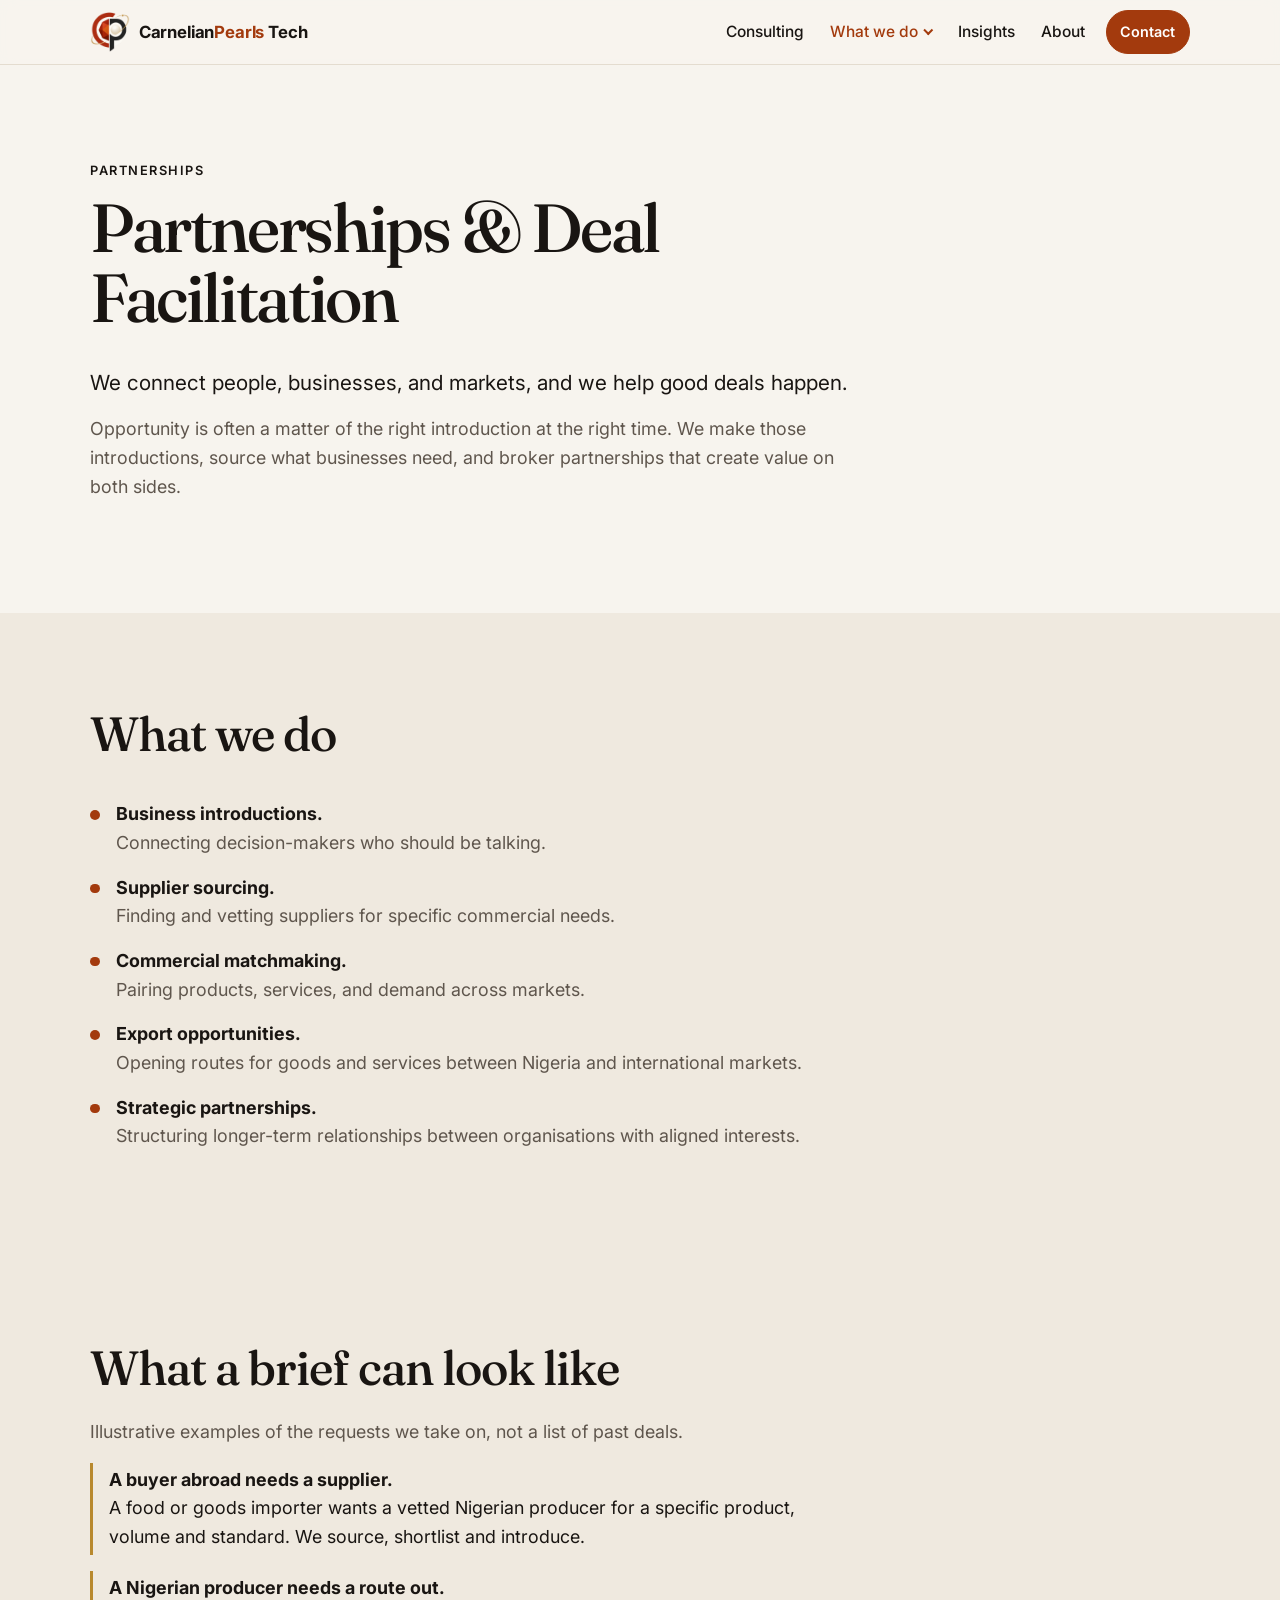
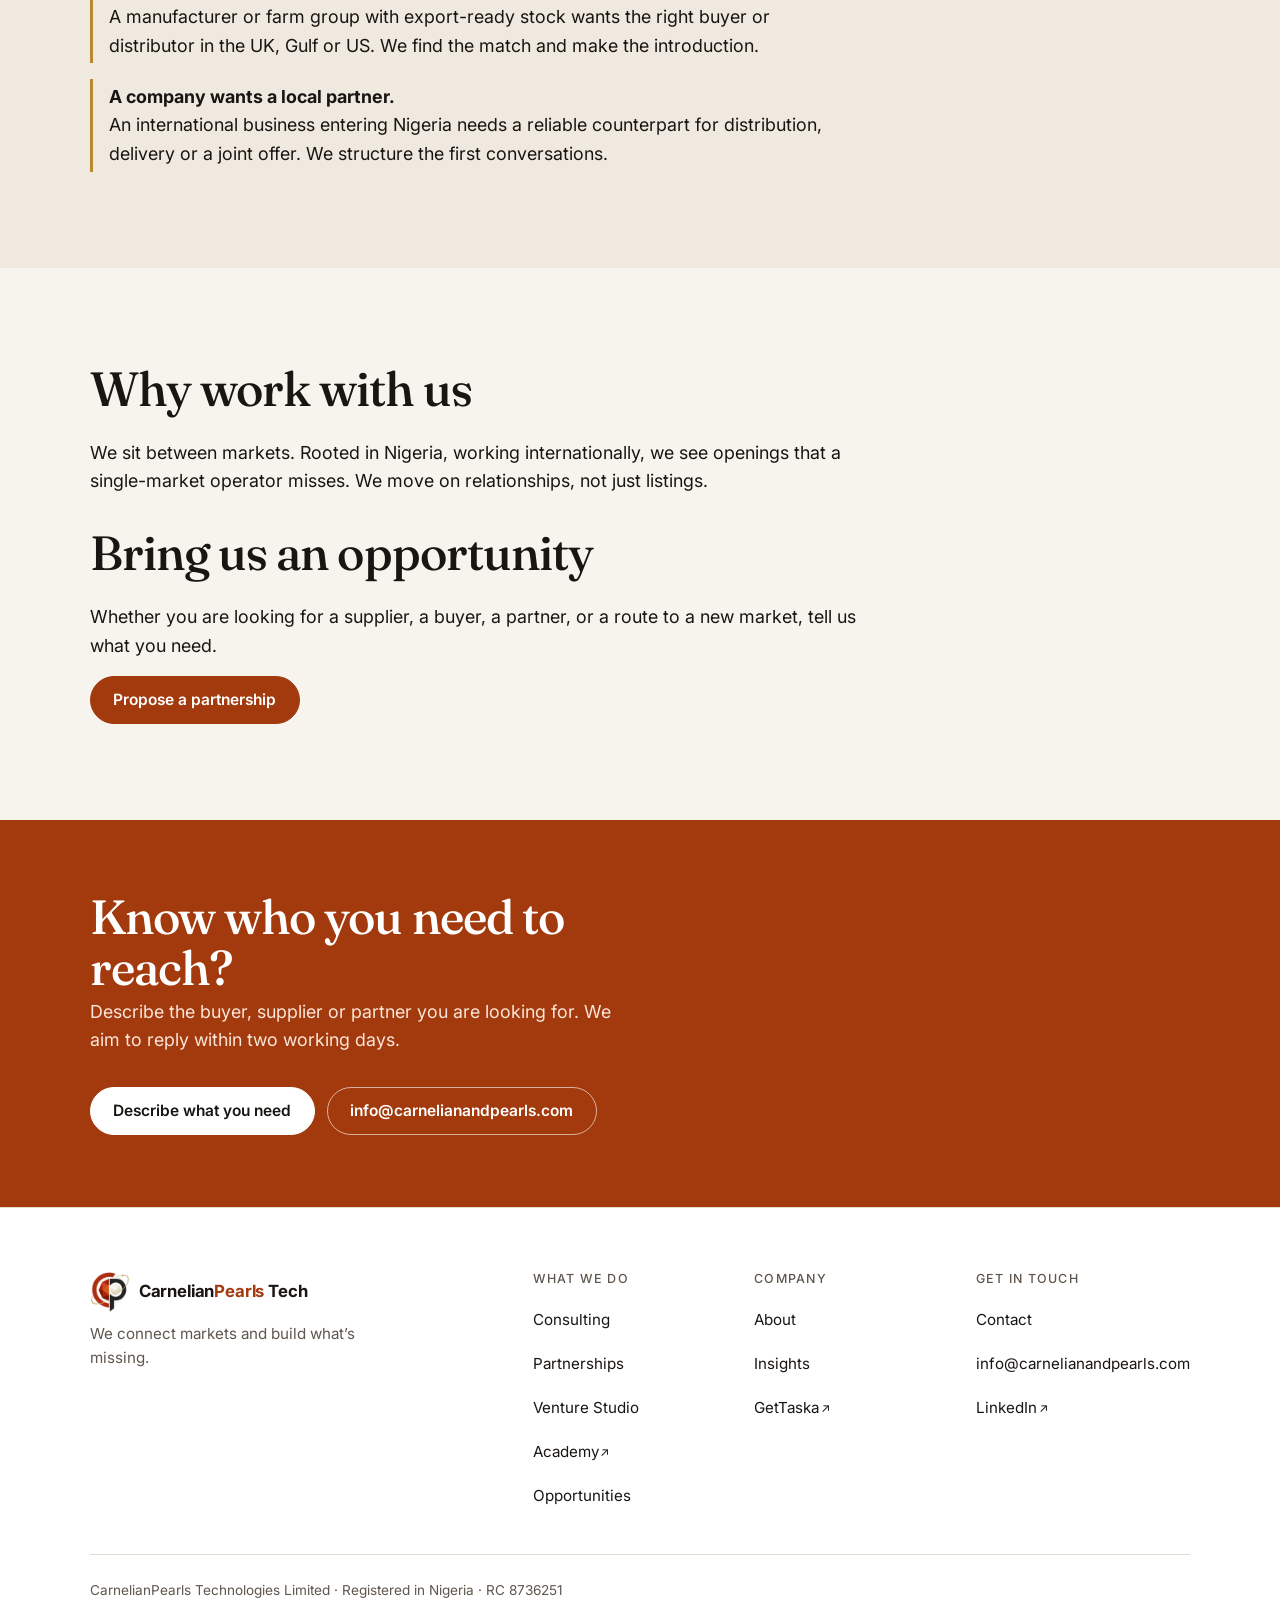
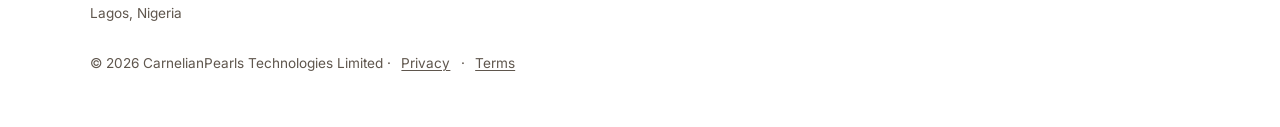
<file: partnerships/index.html>
<!doctype html>
<html lang="en-GB">
<head>
  <meta charset="UTF-8">
  <meta name="viewport" content="width=device-width, initial-scale=1">

  <title>Partnerships &amp; Deal Facilitation | CarnelianPearls Tech</title>
  <meta name="description" content="Business introductions, supplier sourcing, commercial matchmaking, and export opportunities between Nigeria and international markets. We connect people, businesses, and markets.">
  <link rel="canonical" href="https://carnelianandpearls.com/partnerships/">

  <meta property="og:type" content="website">
  <meta property="og:site_name" content="CarnelianPearls Tech">
  <meta property="og:title" content="Partnerships &amp; Deal Facilitation | CarnelianPearls Tech">
  <meta property="og:description" content="We connect people, businesses, and markets, and we help good deals happen. Rooted in Nigeria, working internationally.">
  <meta property="og:url" content="https://carnelianandpearls.com/partnerships/">
  <meta property="og:image" content="https://carnelianandpearls.com/assets/img/og-image.png">
  <meta name="twitter:card" content="summary_large_image">
  <meta name="twitter:title" content="Partnerships &amp; Deal Facilitation | CarnelianPearls Tech">
  <meta name="twitter:description" content="Introductions, supplier sourcing, matchmaking, and export opportunities across borders.">
  <meta name="twitter:image" content="https://carnelianandpearls.com/assets/img/og-image.png">

  <link rel="icon" href="../assets/img/favicon-32.png" type="image/png" sizes="32x32">

  <link rel="icon" href="../assets/img/favicon-48.png" type="image/png" sizes="48x48">

  <link rel="apple-touch-icon" href="../assets/img/apple-touch-icon.png">
  <meta name="theme-color" content="#F7F4EE">

  <link rel="preconnect" href="https://fonts.googleapis.com">
  <link rel="preconnect" href="https://fonts.gstatic.com" crossorigin>
  <link rel="stylesheet" href="https://fonts.googleapis.com/css2?family=Fraunces:opsz,wght@9..144,400;9..144,500;9..144,600&family=Inter:wght@400;500;600;700&display=swap">

  <link rel="stylesheet" href="../assets/css/styles.css">
  <script defer src="../assets/js/main.js"></script>
</head>
<body>
  <a class="skip-link" href="#main">Skip to content</a>

  <!-- ============================= HEADER ============================= -->
  <header class="site-header">
    <div class="container site-header__inner">
      <!-- LOGO SLOT: swap the inline SVG + text below for an SVG logo when ready -->
      <a class="brand" href="../" aria-label="CarnelianPearls Tech, home">
        <img class="brand__mark" src="../assets/img/logo-mark.png" alt="" width="40" height="40">
        <span class="brand__name">Carnelian<b>Pearls</b> Tech</span>
      </a>

      <div class="header-actions">
        <nav class="nav" id="primary-nav" aria-label="Primary">
          <ul class="nav__list">
            <li><a class="nav__link" href="../consulting/">Consulting</a></li>
            <li class="nav__group">
              <button class="nav__link nav__trigger is-current" type="button" aria-expanded="false" aria-controls="nav-what-we-do">What we do <span class="nav__caret" aria-hidden="true"></span></button>
              <ul class="nav__sub" id="nav-what-we-do">
                <li><a class="nav__link" href="../partnerships/" aria-current="page">Partnerships</a></li>
                <li><a class="nav__link" href="../venture-studio/">Venture Studio</a></li>
                <li><a class="nav__link" href="https://academy.carnelianandpearls.com">Academy</a></li>
                <li><a class="nav__link" href="../opportunities/">Opportunities <span class="pill">Soon</span></a></li>
              </ul>
            </li>
            <li><a class="nav__link" href="../insights/">Insights</a></li>
            <li><a class="nav__link" href="../about/">About</a></li>
          </ul>
        </nav>
        <a class="btn btn--primary btn--small" href="../contact/">Contact</a>
        <button class="nav-toggle" type="button" aria-expanded="false" aria-controls="primary-nav">
          <span class="visually-hidden">Menu</span>
          <span class="nav-toggle__bars" aria-hidden="true"></span>
        </button>
      </div>
    </div>
  </header>

  <main id="main">

    <!-- ============================== HERO ============================ -->
    <section class="section">
      <div class="container">
        <div class="prose">
          <p class="eyebrow">Partnerships</p>
          <h1>Partnerships &amp; Deal Facilitation</h1>
          <p class="lead">We connect people, businesses, and markets, and we help good deals happen.</p>
          <p class="muted">Opportunity is often a matter of the right introduction at the right time. We make those introductions, source what businesses need, and broker partnerships that create value on both sides.</p>
        </div>
      </div>
    </section>

    <!-- ============================ WHAT WE DO ======================== -->
    <section class="section section--pearl" aria-labelledby="pw-heading">
      <div class="container">
        <div class="section__head">
          <h2 id="pw-heading">What we do</h2>
        </div>
        <ul class="feature-list measure">
          <li><strong>Business introductions.</strong> <span>Connecting decision-makers who should be talking.</span></li>
          <li><strong>Supplier sourcing.</strong> <span>Finding and vetting suppliers for specific commercial needs.</span></li>
          <li><strong>Commercial matchmaking.</strong> <span>Pairing products, services, and demand across markets.</span></li>
          <li><strong>Export opportunities.</strong> <span>Opening routes for goods and services between Nigeria and international markets.</span></li>
          <li><strong>Strategic partnerships.</strong> <span>Structuring longer-term relationships between organisations with aligned interests.</span></li>
        </ul>
      </div>
    </section>

    <!-- ============================ EXAMPLES ========================== -->
    <section class="section section--pearl" aria-labelledby="pex-heading">
      <div class="container">
        <div class="prose">
          <h2 id="pex-heading">What a brief can look like</h2>
          <p class="muted">Illustrative examples of the requests we take on, not a list of past deals.</p>
          <ul class="examples">
            <li><strong>A buyer abroad needs a supplier.</strong> <span>A food or goods importer wants a vetted Nigerian producer for a specific product, volume and standard. We source, shortlist and introduce.</span></li>
            <li><strong>A Nigerian producer needs a route out.</strong> <span>A manufacturer or farm group with export-ready stock wants the right buyer or distributor in the UK, Gulf or US. We find the match and make the introduction.</span></li>
            <li><strong>A company wants a local partner.</strong> <span>An international business entering Nigeria needs a reliable counterpart for distribution, delivery or a joint offer. We structure the first conversations.</span></li>
          </ul>
        </div>
      </div>
    </section>

    <!-- ============================ WHY US ============================ -->
    <section class="section" aria-labelledby="pwhy-heading">
      <div class="container">
        <div class="prose">
          <h2 id="pwhy-heading">Why work with us</h2>
          <p>We sit between markets. Rooted in Nigeria, working internationally, we see openings that a single-market operator misses. We move on relationships, not just listings.</p>
          <h2>Bring us an opportunity</h2>
          <p>Whether you are looking for a supplier, a buyer, a partner, or a route to a new market, tell us what you need.</p>
          <div class="btn-row">
            <a class="btn btn--primary" href="../contact/?topic=partnership">Propose a partnership</a>
          </div>
        </div>
      </div>
    </section>

    <!-- ============================ CLOSING CTA ======================= -->
    <section class="cta-band" aria-labelledby="cta-heading">
      <div class="container">
        <div class="cta-band__text">
          <h2 id="cta-heading">Know who you need to reach?</h2>
          <p>Describe the buyer, supplier or partner you are looking for. We aim to reply within two working days.</p>
        </div>
        <div class="btn-row">
          <a class="btn btn--primary" href="../contact/?topic=partnership">Describe what you need</a>
          <a class="btn btn--light-outline" href="mailto:info@carnelianandpearls.com">info@carnelianandpearls.com</a>
        </div>
      </div>
    </section>

  </main>

  <!-- ============================= FOOTER ============================ -->
  <footer class="site-footer">
    <div class="container">
      <div class="footer__top">
        <div class="footer__brand">
          <a class="brand" href="../" aria-label="CarnelianPearls Tech, home">
            <img class="brand__mark" src="../assets/img/logo-mark.png" alt="" width="40" height="40">
            <span class="brand__name">Carnelian<b>Pearls</b> Tech</span>
          </a>
          <p class="footer__tag">We connect markets and build what&rsquo;s missing.</p>
        </div>
        <div class="footer__cols">
          <div class="footer__col">
            <h3>What we do</h3>
            <ul>
              <li><a href="../consulting/">Consulting</a></li>
              <li><a href="../partnerships/">Partnerships</a></li>
              <li><a href="../venture-studio/">Venture Studio</a></li>
              <li><a class="ext" href="https://academy.carnelianandpearls.com" target="_blank" rel="noopener">Academy</a></li>
              <li><a href="../opportunities/">Opportunities</a></li>
            </ul>
          </div>
          <div class="footer__col">
            <h3>Company</h3>
            <ul>
              <li><a href="../about/">About</a></li>
              <li><a href="../insights/">Insights</a></li>
              <li><a class="ext" href="https://gettaska.com" target="_blank" rel="noopener">GetTaska</a></li>
            </ul>
          </div>
          <div class="footer__col">
            <h3>Get in touch</h3>
            <ul>
              <li><a href="../contact/">Contact</a></li>
              <li><a href="mailto:info@carnelianandpearls.com">info@carnelianandpearls.com</a></li>
              <li><a class="ext" href="https://www.linkedin.com/company/carnelianandpearls/" target="_blank" rel="noopener">LinkedIn</a></li>
            </ul>
          </div>
        </div>
      </div>
      <div class="footer__legal">
        <p>CarnelianPearls Technologies Limited &middot; Registered in Nigeria &middot; RC 8736251<br>
        Lagos, Nigeria</p>
        <p>&copy; 2026 CarnelianPearls Technologies Limited &middot; <a href="../privacy/">Privacy</a> &middot; <a href="../terms/">Terms</a></p>
      </div>
    </div>
  </footer>
</body>
</html>
</file>
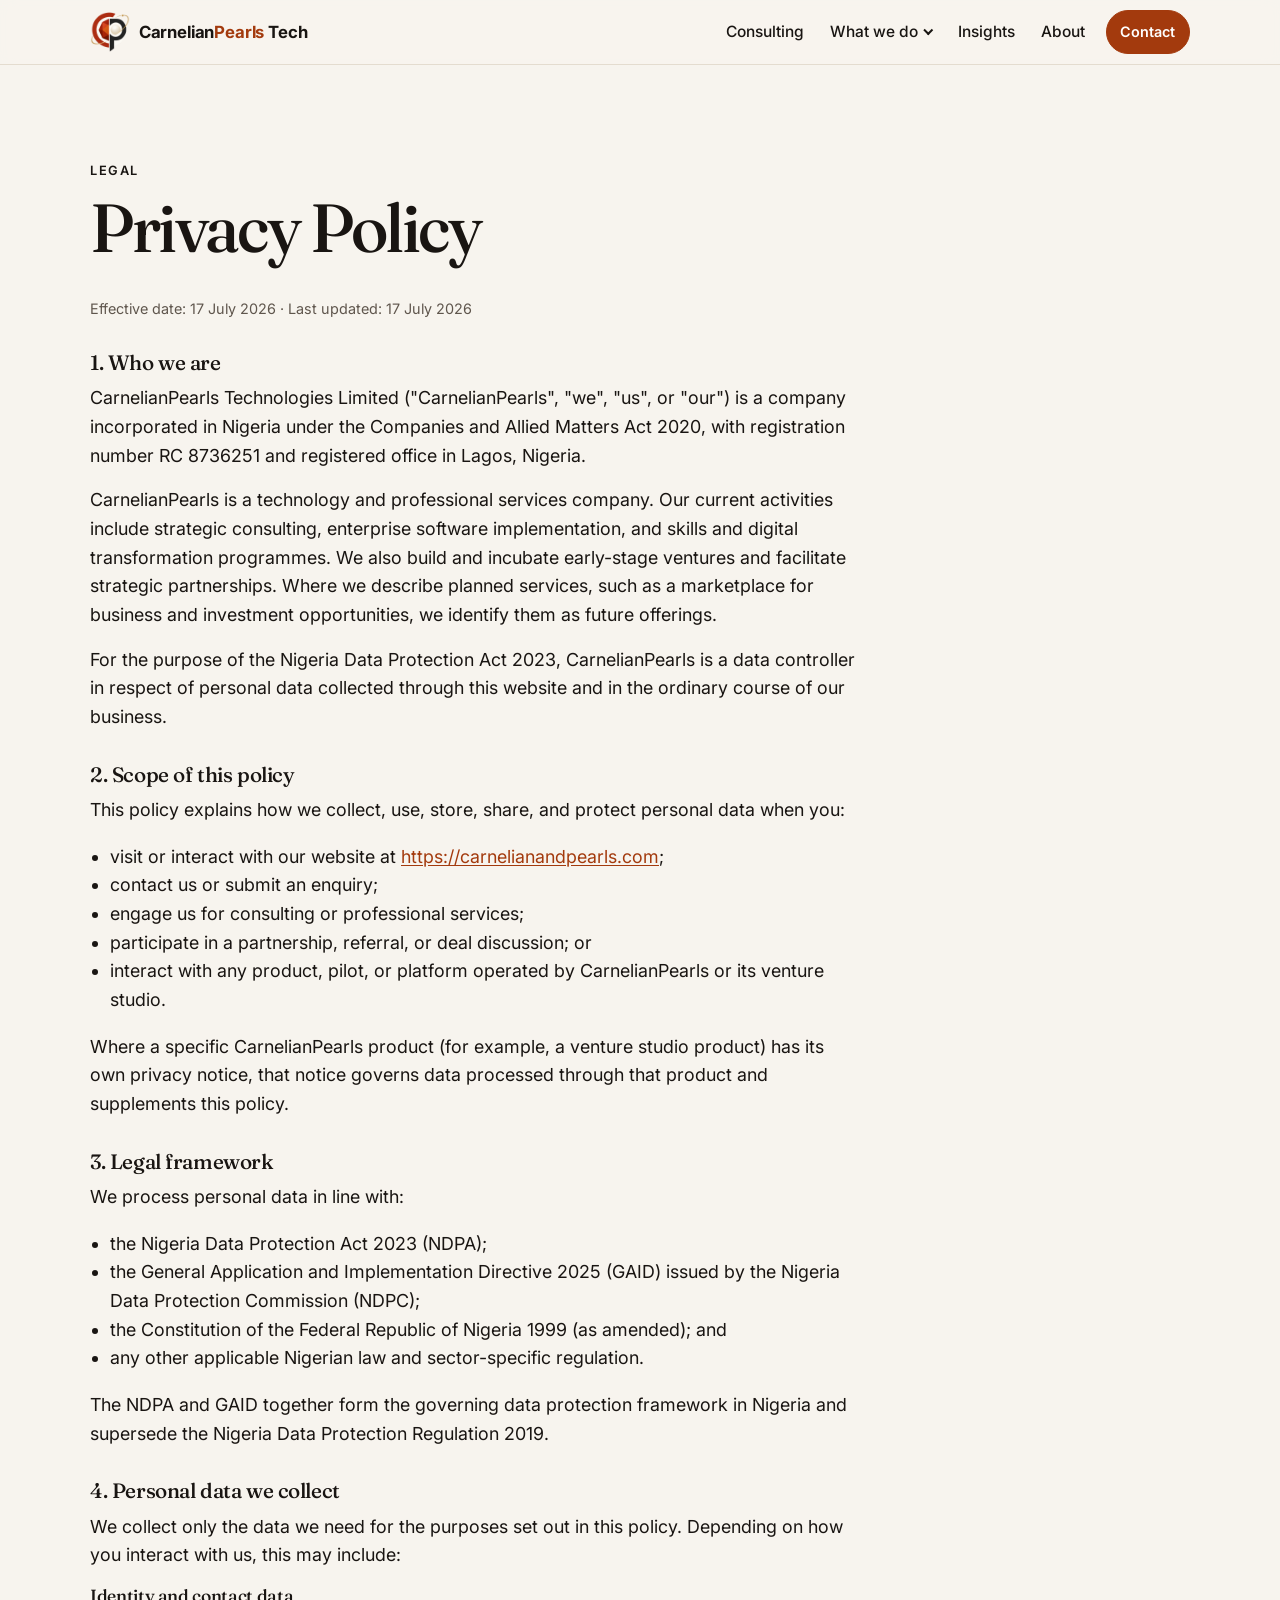
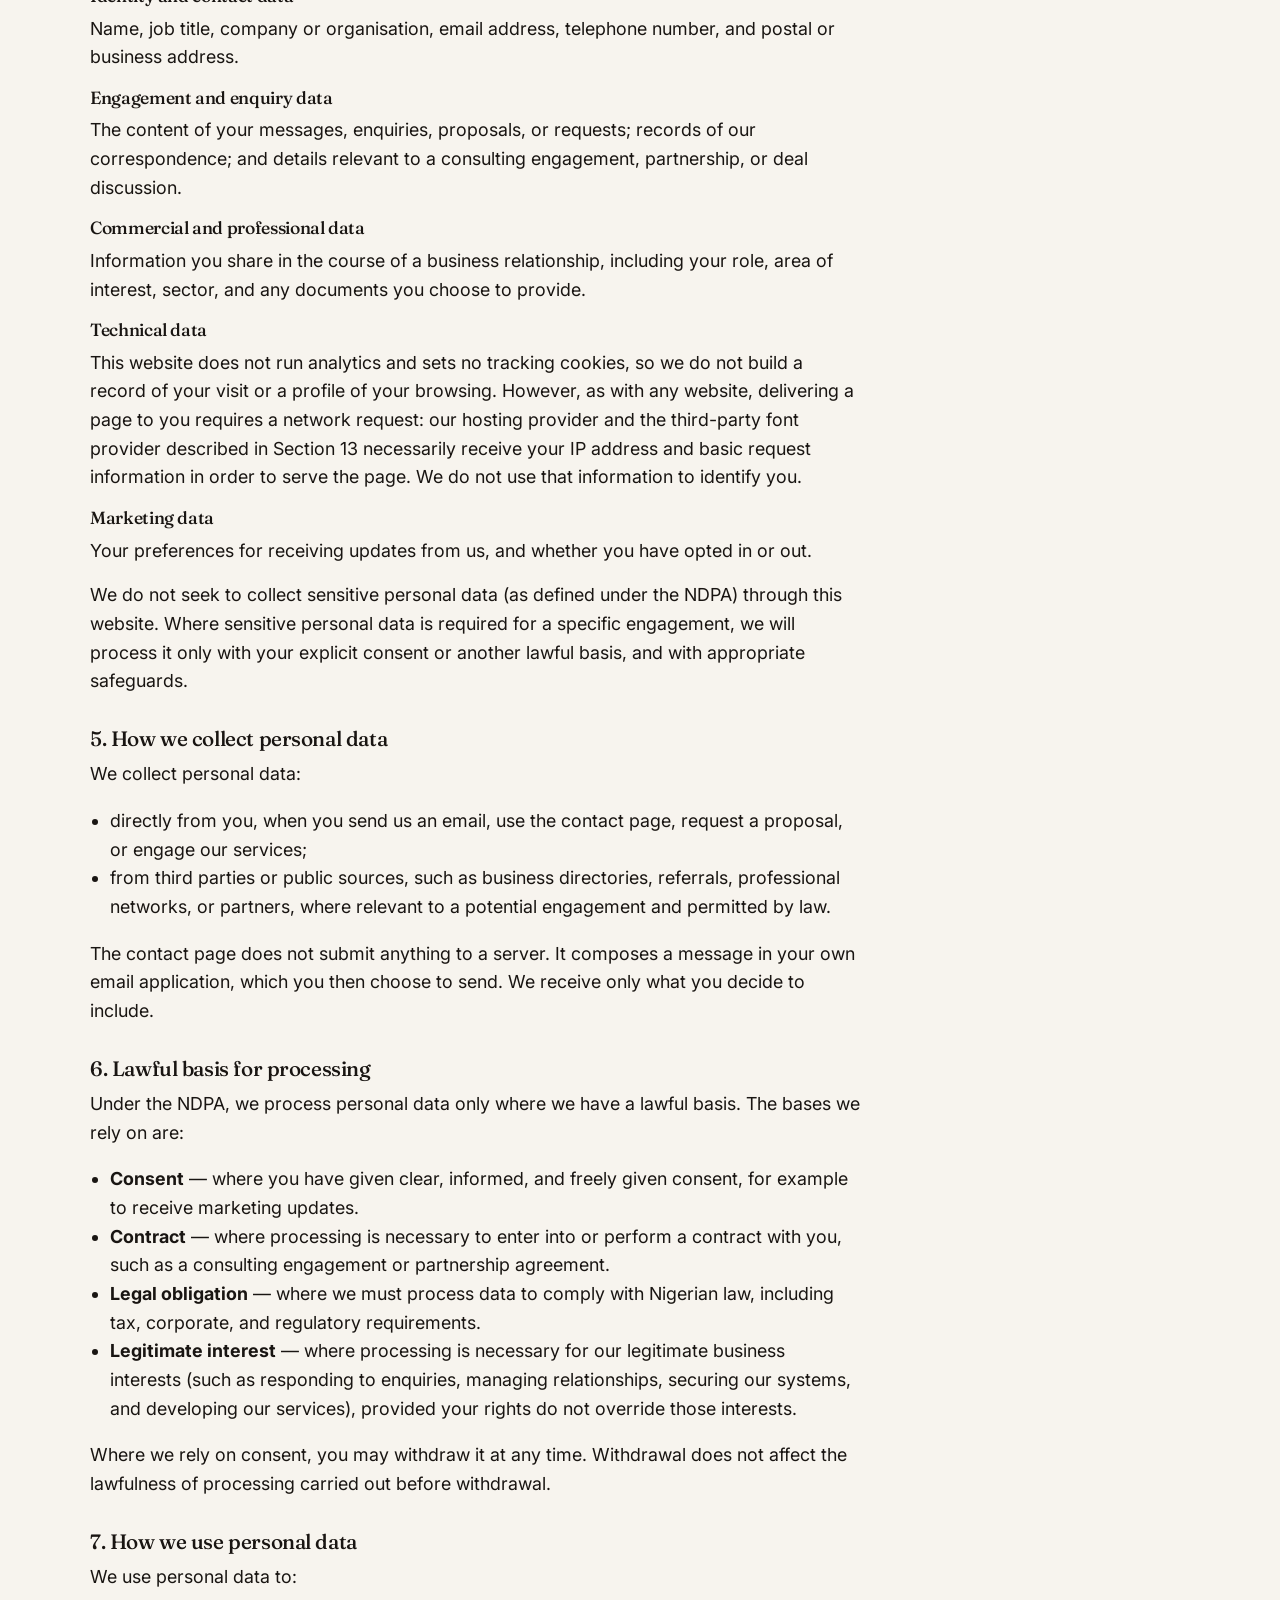
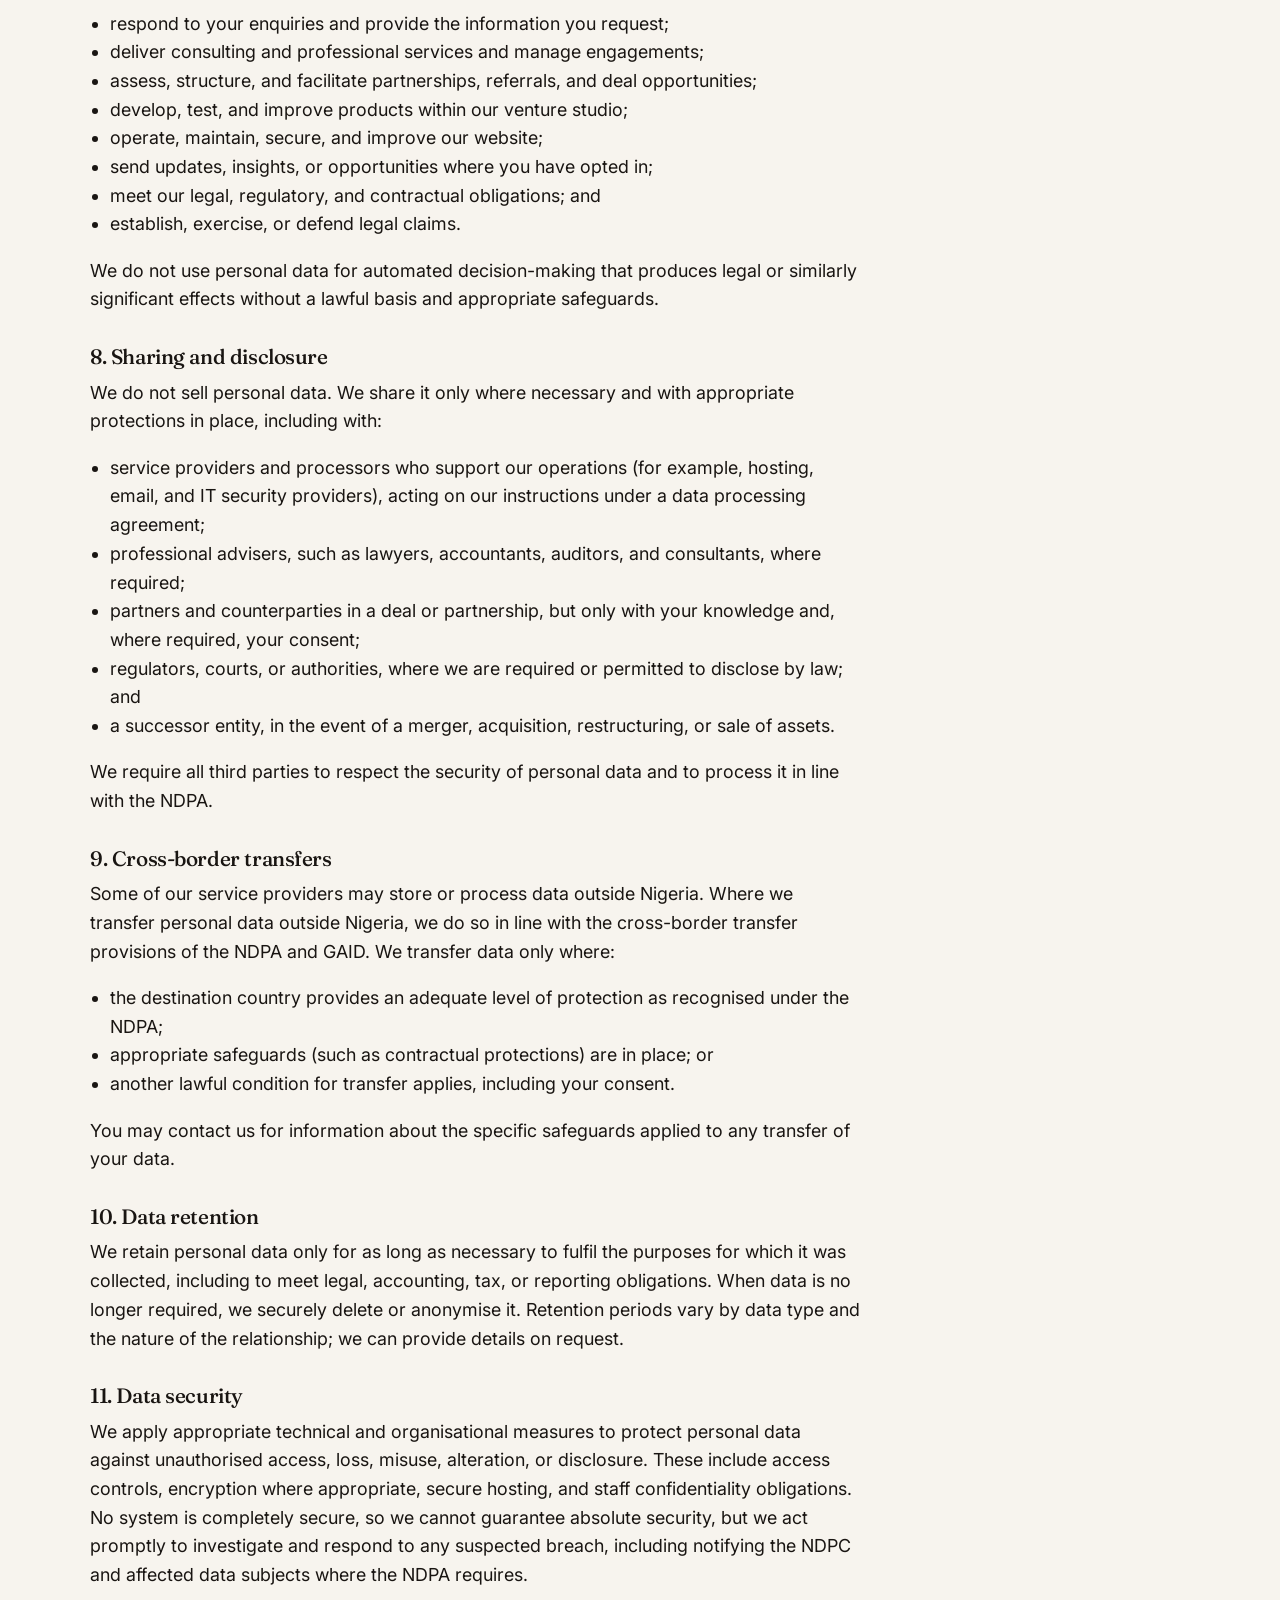
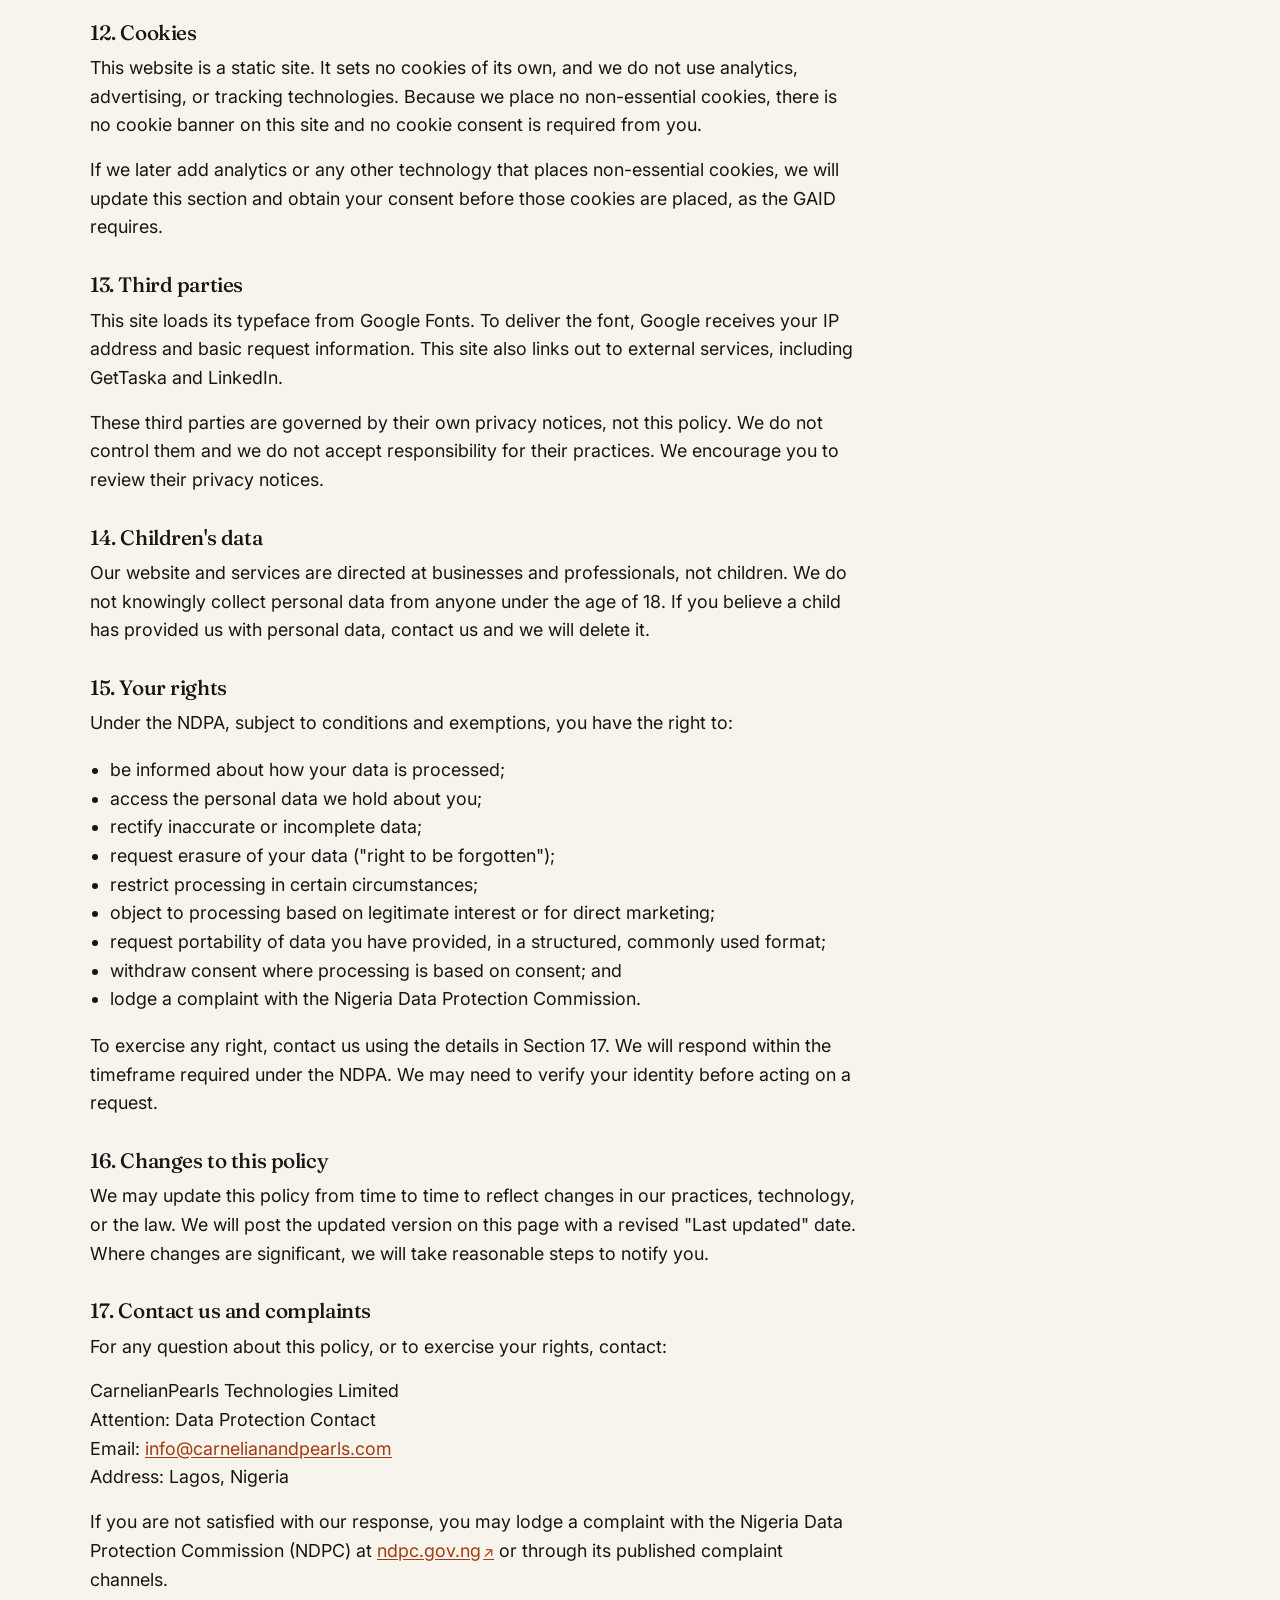
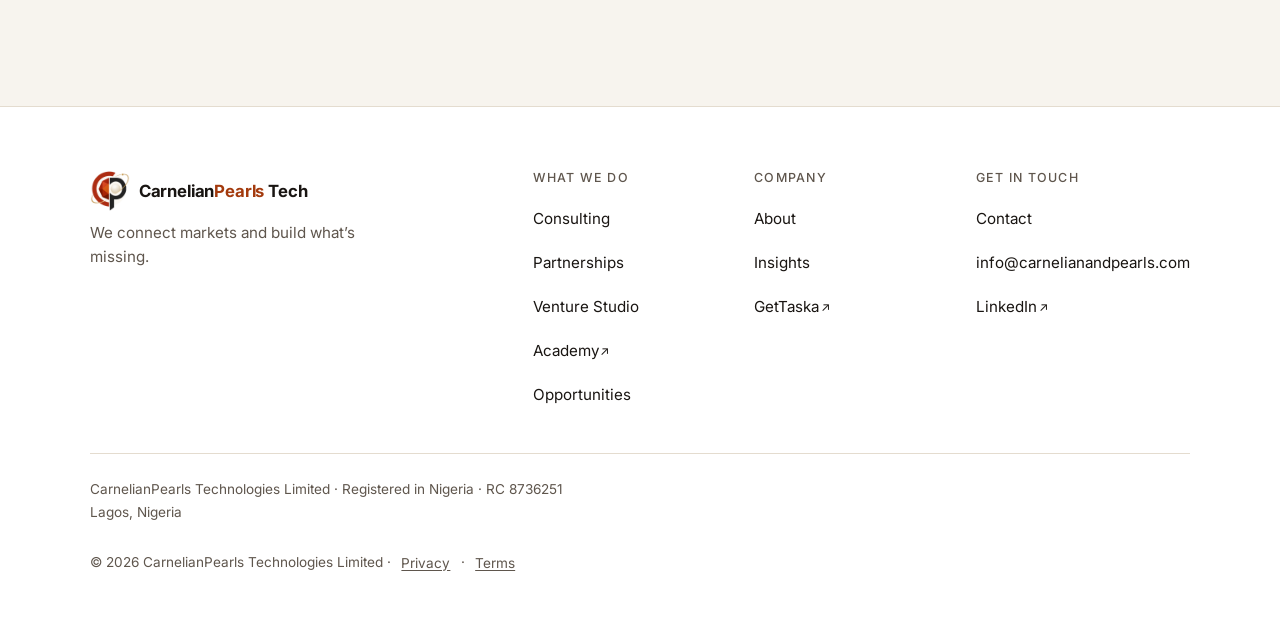
<file: privacy/index.html>
<!doctype html>
<html lang="en-GB">
<head>
  <meta charset="UTF-8">
  <meta name="viewport" content="width=device-width, initial-scale=1">

  <title>Privacy Policy | CarnelianPearls Tech</title>
  <meta name="description" content="How CarnelianPearls Technologies Limited collects, uses, and protects personal data, under the Nigeria Data Protection Act 2023.">
  <link rel="canonical" href="https://carnelianandpearls.com/privacy/">
  <meta name="robots" content="index, follow">

  <meta property="og:type" content="website">
  <meta property="og:site_name" content="CarnelianPearls Tech">
  <meta property="og:title" content="Privacy Policy | CarnelianPearls Tech">
  <meta property="og:description" content="How CarnelianPearls Technologies Limited collects, uses, and protects personal data, under the Nigeria Data Protection Act 2023.">
  <meta property="og:url" content="https://carnelianandpearls.com/privacy/">
  <meta property="og:image" content="https://carnelianandpearls.com/assets/img/og-image.png">
  <meta name="twitter:card" content="summary_large_image">

  <link rel="icon" href="../assets/img/favicon-32.png" type="image/png" sizes="32x32">

  <link rel="icon" href="../assets/img/favicon-48.png" type="image/png" sizes="48x48">

  <link rel="apple-touch-icon" href="../assets/img/apple-touch-icon.png">
  <meta name="theme-color" content="#F7F4EE">

  <link rel="preconnect" href="https://fonts.googleapis.com">
  <link rel="preconnect" href="https://fonts.gstatic.com" crossorigin>
  <link rel="stylesheet" href="https://fonts.googleapis.com/css2?family=Fraunces:opsz,wght@9..144,400;9..144,500;9..144,600&family=Inter:wght@400;500;600;700&display=swap">

  <link rel="stylesheet" href="../assets/css/styles.css">
  <script defer src="../assets/js/main.js"></script>
</head>
<body>
  <a class="skip-link" href="#main">Skip to content</a>

  <!-- ============================= HEADER ============================= -->
  <header class="site-header">
    <div class="container site-header__inner">
      <!-- LOGO SLOT: swap the inline SVG + text below for an SVG logo when ready -->
      <a class="brand" href="../" aria-label="CarnelianPearls Tech, home">
        <img class="brand__mark" src="../assets/img/logo-mark.png" alt="" width="40" height="40">
        <span class="brand__name">Carnelian<b>Pearls</b> Tech</span>
      </a>

      <div class="header-actions">
        <nav class="nav" id="primary-nav" aria-label="Primary">
          <ul class="nav__list">
            <li><a class="nav__link" href="../consulting/">Consulting</a></li>
            <li class="nav__group">
              <button class="nav__link nav__trigger" type="button" aria-expanded="false" aria-controls="nav-what-we-do">What we do <span class="nav__caret" aria-hidden="true"></span></button>
              <ul class="nav__sub" id="nav-what-we-do">
                <li><a class="nav__link" href="../partnerships/">Partnerships</a></li>
                <li><a class="nav__link" href="../venture-studio/">Venture Studio</a></li>
                <li><a class="nav__link" href="https://academy.carnelianandpearls.com">Academy</a></li>
                <li><a class="nav__link" href="../opportunities/">Opportunities <span class="pill">Soon</span></a></li>
              </ul>
            </li>
            <li><a class="nav__link" href="../insights/">Insights</a></li>
            <li><a class="nav__link" href="../about/">About</a></li>
          </ul>
        </nav>
        <a class="btn btn--primary btn--small" href="../contact/">Contact</a>
        <button class="nav-toggle" type="button" aria-expanded="false" aria-controls="primary-nav">
          <span class="visually-hidden">Menu</span>
          <span class="nav-toggle__bars" aria-hidden="true"></span>
        </button>
      </div>
    </div>
  </header>

  <main id="main">
    <section class="legal">
      <div class="container">
        <div class="prose">
          <p class="eyebrow">Legal</p>
          <h1>Privacy Policy</h1>
          <p class="updated">Effective date: 17 July 2026 &middot; Last updated: 17 July 2026</p>

          <h2>1. Who we are</h2>
          <p>CarnelianPearls Technologies Limited ("CarnelianPearls", "we", "us", or "our") is a company incorporated in Nigeria under the Companies and Allied Matters Act 2020, with registration number RC 8736251 and registered office in Lagos, Nigeria.</p>
          <p>CarnelianPearls is a technology and professional services company. Our current activities include strategic consulting, enterprise software implementation, and skills and digital transformation programmes. We also build and incubate early-stage ventures and facilitate strategic partnerships. Where we describe planned services, such as a marketplace for business and investment opportunities, we identify them as future offerings.</p>
          <p>For the purpose of the Nigeria Data Protection Act 2023, CarnelianPearls is a data controller in respect of personal data collected through this website and in the ordinary course of our business.</p>

          <h2>2. Scope of this policy</h2>
          <p>This policy explains how we collect, use, store, share, and protect personal data when you:</p>
          <ul>
            <li>visit or interact with our website at <a href="https://carnelianandpearls.com/">https://carnelianandpearls.com</a>;</li>
            <li>contact us or submit an enquiry;</li>
            <li>engage us for consulting or professional services;</li>
            <li>participate in a partnership, referral, or deal discussion; or</li>
            <li>interact with any product, pilot, or platform operated by CarnelianPearls or its venture studio.</li>
          </ul>
          <p>Where a specific CarnelianPearls product (for example, a venture studio product) has its own privacy notice, that notice governs data processed through that product and supplements this policy.</p>

          <h2>3. Legal framework</h2>
          <p>We process personal data in line with:</p>
          <ul>
            <li>the Nigeria Data Protection Act 2023 (NDPA);</li>
            <li>the General Application and Implementation Directive 2025 (GAID) issued by the Nigeria Data Protection Commission (NDPC);</li>
            <li>the Constitution of the Federal Republic of Nigeria 1999 (as amended); and</li>
            <li>any other applicable Nigerian law and sector-specific regulation.</li>
          </ul>
          <p>The NDPA and GAID together form the governing data protection framework in Nigeria and supersede the Nigeria Data Protection Regulation 2019.</p>

          <h2>4. Personal data we collect</h2>
          <p>We collect only the data we need for the purposes set out in this policy. Depending on how you interact with us, this may include:</p>
          <h3>Identity and contact data</h3>
          <p>Name, job title, company or organisation, email address, telephone number, and postal or business address.</p>
          <h3>Engagement and enquiry data</h3>
          <p>The content of your messages, enquiries, proposals, or requests; records of our correspondence; and details relevant to a consulting engagement, partnership, or deal discussion.</p>
          <h3>Commercial and professional data</h3>
          <p>Information you share in the course of a business relationship, including your role, area of interest, sector, and any documents you choose to provide.</p>
          <h3>Technical data</h3>
          <p>This website does not run analytics and sets no tracking cookies, so we do not build a record of your visit or a profile of your browsing. However, as with any website, delivering a page to you requires a network request: our hosting provider and the third-party font provider described in Section 13 necessarily receive your IP address and basic request information in order to serve the page. We do not use that information to identify you.</p>
          <h3>Marketing data</h3>
          <p>Your preferences for receiving updates from us, and whether you have opted in or out.</p>
          <p>We do not seek to collect sensitive personal data (as defined under the NDPA) through this website. Where sensitive personal data is required for a specific engagement, we will process it only with your explicit consent or another lawful basis, and with appropriate safeguards.</p>

          <h2>5. How we collect personal data</h2>
          <p>We collect personal data:</p>
          <ul>
            <li>directly from you, when you send us an email, use the contact page, request a proposal, or engage our services;</li>
            <li>from third parties or public sources, such as business directories, referrals, professional networks, or partners, where relevant to a potential engagement and permitted by law.</li>
          </ul>
          <p>The contact page does not submit anything to a server. It composes a message in your own email application, which you then choose to send. We receive only what you decide to include.</p>

          <h2>6. Lawful basis for processing</h2>
          <p>Under the NDPA, we process personal data only where we have a lawful basis. The bases we rely on are:</p>
          <ul>
            <li><strong>Consent</strong> &mdash; where you have given clear, informed, and freely given consent, for example to receive marketing updates.</li>
            <li><strong>Contract</strong> &mdash; where processing is necessary to enter into or perform a contract with you, such as a consulting engagement or partnership agreement.</li>
            <li><strong>Legal obligation</strong> &mdash; where we must process data to comply with Nigerian law, including tax, corporate, and regulatory requirements.</li>
            <li><strong>Legitimate interest</strong> &mdash; where processing is necessary for our legitimate business interests (such as responding to enquiries, managing relationships, securing our systems, and developing our services), provided your rights do not override those interests.</li>
          </ul>
          <p>Where we rely on consent, you may withdraw it at any time. Withdrawal does not affect the lawfulness of processing carried out before withdrawal.</p>

          <h2>7. How we use personal data</h2>
          <p>We use personal data to:</p>
          <ul>
            <li>respond to your enquiries and provide the information you request;</li>
            <li>deliver consulting and professional services and manage engagements;</li>
            <li>assess, structure, and facilitate partnerships, referrals, and deal opportunities;</li>
            <li>develop, test, and improve products within our venture studio;</li>
            <li>operate, maintain, secure, and improve our website;</li>
            <li>send updates, insights, or opportunities where you have opted in;</li>
            <li>meet our legal, regulatory, and contractual obligations; and</li>
            <li>establish, exercise, or defend legal claims.</li>
          </ul>
          <p>We do not use personal data for automated decision-making that produces legal or similarly significant effects without a lawful basis and appropriate safeguards.</p>

          <h2>8. Sharing and disclosure</h2>
          <p>We do not sell personal data. We share it only where necessary and with appropriate protections in place, including with:</p>
          <ul>
            <li>service providers and processors who support our operations (for example, hosting, email, and IT security providers), acting on our instructions under a data processing agreement;</li>
            <li>professional advisers, such as lawyers, accountants, auditors, and consultants, where required;</li>
            <li>partners and counterparties in a deal or partnership, but only with your knowledge and, where required, your consent;</li>
            <li>regulators, courts, or authorities, where we are required or permitted to disclose by law; and</li>
            <li>a successor entity, in the event of a merger, acquisition, restructuring, or sale of assets.</li>
          </ul>
          <p>We require all third parties to respect the security of personal data and to process it in line with the NDPA.</p>

          <h2>9. Cross-border transfers</h2>
          <p>Some of our service providers may store or process data outside Nigeria. Where we transfer personal data outside Nigeria, we do so in line with the cross-border transfer provisions of the NDPA and GAID. We transfer data only where:</p>
          <ul>
            <li>the destination country provides an adequate level of protection as recognised under the NDPA;</li>
            <li>appropriate safeguards (such as contractual protections) are in place; or</li>
            <li>another lawful condition for transfer applies, including your consent.</li>
          </ul>
          <p>You may contact us for information about the specific safeguards applied to any transfer of your data.</p>

          <h2>10. Data retention</h2>
          <p>We retain personal data only for as long as necessary to fulfil the purposes for which it was collected, including to meet legal, accounting, tax, or reporting obligations. When data is no longer required, we securely delete or anonymise it. Retention periods vary by data type and the nature of the relationship; we can provide details on request.</p>

          <h2>11. Data security</h2>
          <p>We apply appropriate technical and organisational measures to protect personal data against unauthorised access, loss, misuse, alteration, or disclosure. These include access controls, encryption where appropriate, secure hosting, and staff confidentiality obligations. No system is completely secure, so we cannot guarantee absolute security, but we act promptly to investigate and respond to any suspected breach, including notifying the NDPC and affected data subjects where the NDPA requires.</p>

          <h2>12. Cookies</h2>
          <p>This website is a static site. It sets no cookies of its own, and we do not use analytics, advertising, or tracking technologies. Because we place no non-essential cookies, there is no cookie banner on this site and no cookie consent is required from you.</p>
          <p>If we later add analytics or any other technology that places non-essential cookies, we will update this section and obtain your consent before those cookies are placed, as the GAID requires.</p>

          <h2>13. Third parties</h2>
          <p>This site loads its typeface from Google Fonts. To deliver the font, Google receives your IP address and basic request information. This site also links out to external services, including GetTaska and LinkedIn.</p>
          <p>These third parties are governed by their own privacy notices, not this policy. We do not control them and we do not accept responsibility for their practices. We encourage you to review their privacy notices.</p>

          <h2>14. Children's data</h2>
          <p>Our website and services are directed at businesses and professionals, not children. We do not knowingly collect personal data from anyone under the age of 18. If you believe a child has provided us with personal data, contact us and we will delete it.</p>

          <h2>15. Your rights</h2>
          <p>Under the NDPA, subject to conditions and exemptions, you have the right to:</p>
          <ul>
            <li>be informed about how your data is processed;</li>
            <li>access the personal data we hold about you;</li>
            <li>rectify inaccurate or incomplete data;</li>
            <li>request erasure of your data ("right to be forgotten");</li>
            <li>restrict processing in certain circumstances;</li>
            <li>object to processing based on legitimate interest or for direct marketing;</li>
            <li>request portability of data you have provided, in a structured, commonly used format;</li>
            <li>withdraw consent where processing is based on consent; and</li>
            <li>lodge a complaint with the Nigeria Data Protection Commission.</li>
          </ul>
          <p>To exercise any right, contact us using the details in Section 17. We will respond within the timeframe required under the NDPA. We may need to verify your identity before acting on a request.</p>

          <h2>16. Changes to this policy</h2>
          <p>We may update this policy from time to time to reflect changes in our practices, technology, or the law. We will post the updated version on this page with a revised "Last updated" date. Where changes are significant, we will take reasonable steps to notify you.</p>

          <h2>17. Contact us and complaints</h2>
          <p>For any question about this policy, or to exercise your rights, contact:</p>
          <p>CarnelianPearls Technologies Limited<br>
          Attention: Data Protection Contact<br>
          Email: <a href="mailto:info@carnelianandpearls.com">info@carnelianandpearls.com</a><br>
          Address: Lagos, Nigeria</p>
          <p>If you are not satisfied with our response, you may lodge a complaint with the Nigeria Data Protection Commission (NDPC) at <a class="ext" href="https://ndpc.gov.ng" target="_blank" rel="noopener">ndpc.gov.ng</a> or through its published complaint channels.</p>
        </div>
      </div>
    </section>
  </main>

  <!-- ============================= FOOTER ============================ -->
  <footer class="site-footer">
    <div class="container">
      <div class="footer__top">
        <div class="footer__brand">
          <a class="brand" href="../" aria-label="CarnelianPearls Tech, home">
            <img class="brand__mark" src="../assets/img/logo-mark.png" alt="" width="40" height="40">
            <span class="brand__name">Carnelian<b>Pearls</b> Tech</span>
          </a>
          <p class="footer__tag">We connect markets and build what&rsquo;s missing.</p>
        </div>
        <div class="footer__cols">
          <div class="footer__col">
            <h3>What we do</h3>
            <ul>
              <li><a href="../consulting/">Consulting</a></li>
              <li><a href="../partnerships/">Partnerships</a></li>
              <li><a href="../venture-studio/">Venture Studio</a></li>
              <li><a class="ext" href="https://academy.carnelianandpearls.com" target="_blank" rel="noopener">Academy</a></li>
              <li><a href="../opportunities/">Opportunities</a></li>
            </ul>
          </div>
          <div class="footer__col">
            <h3>Company</h3>
            <ul>
              <li><a href="../about/">About</a></li>
              <li><a href="../insights/">Insights</a></li>
              <li><a class="ext" href="https://gettaska.com" target="_blank" rel="noopener">GetTaska</a></li>
            </ul>
          </div>
          <div class="footer__col">
            <h3>Get in touch</h3>
            <ul>
              <li><a href="../contact/">Contact</a></li>
              <li><a href="mailto:info@carnelianandpearls.com">info@carnelianandpearls.com</a></li>
              <li><a class="ext" href="https://www.linkedin.com/company/carnelianandpearls/" target="_blank" rel="noopener">LinkedIn</a></li>
            </ul>
          </div>
        </div>
      </div>
      <div class="footer__legal">
        <p>CarnelianPearls Technologies Limited &middot; Registered in Nigeria &middot; RC 8736251<br>
        Lagos, Nigeria</p>
        <p>&copy; 2026 CarnelianPearls Technologies Limited &middot; <a href="../privacy/">Privacy</a> &middot; <a href="../terms/">Terms</a></p>
      </div>
    </div>
  </footer>
</body>
</html>
</file>
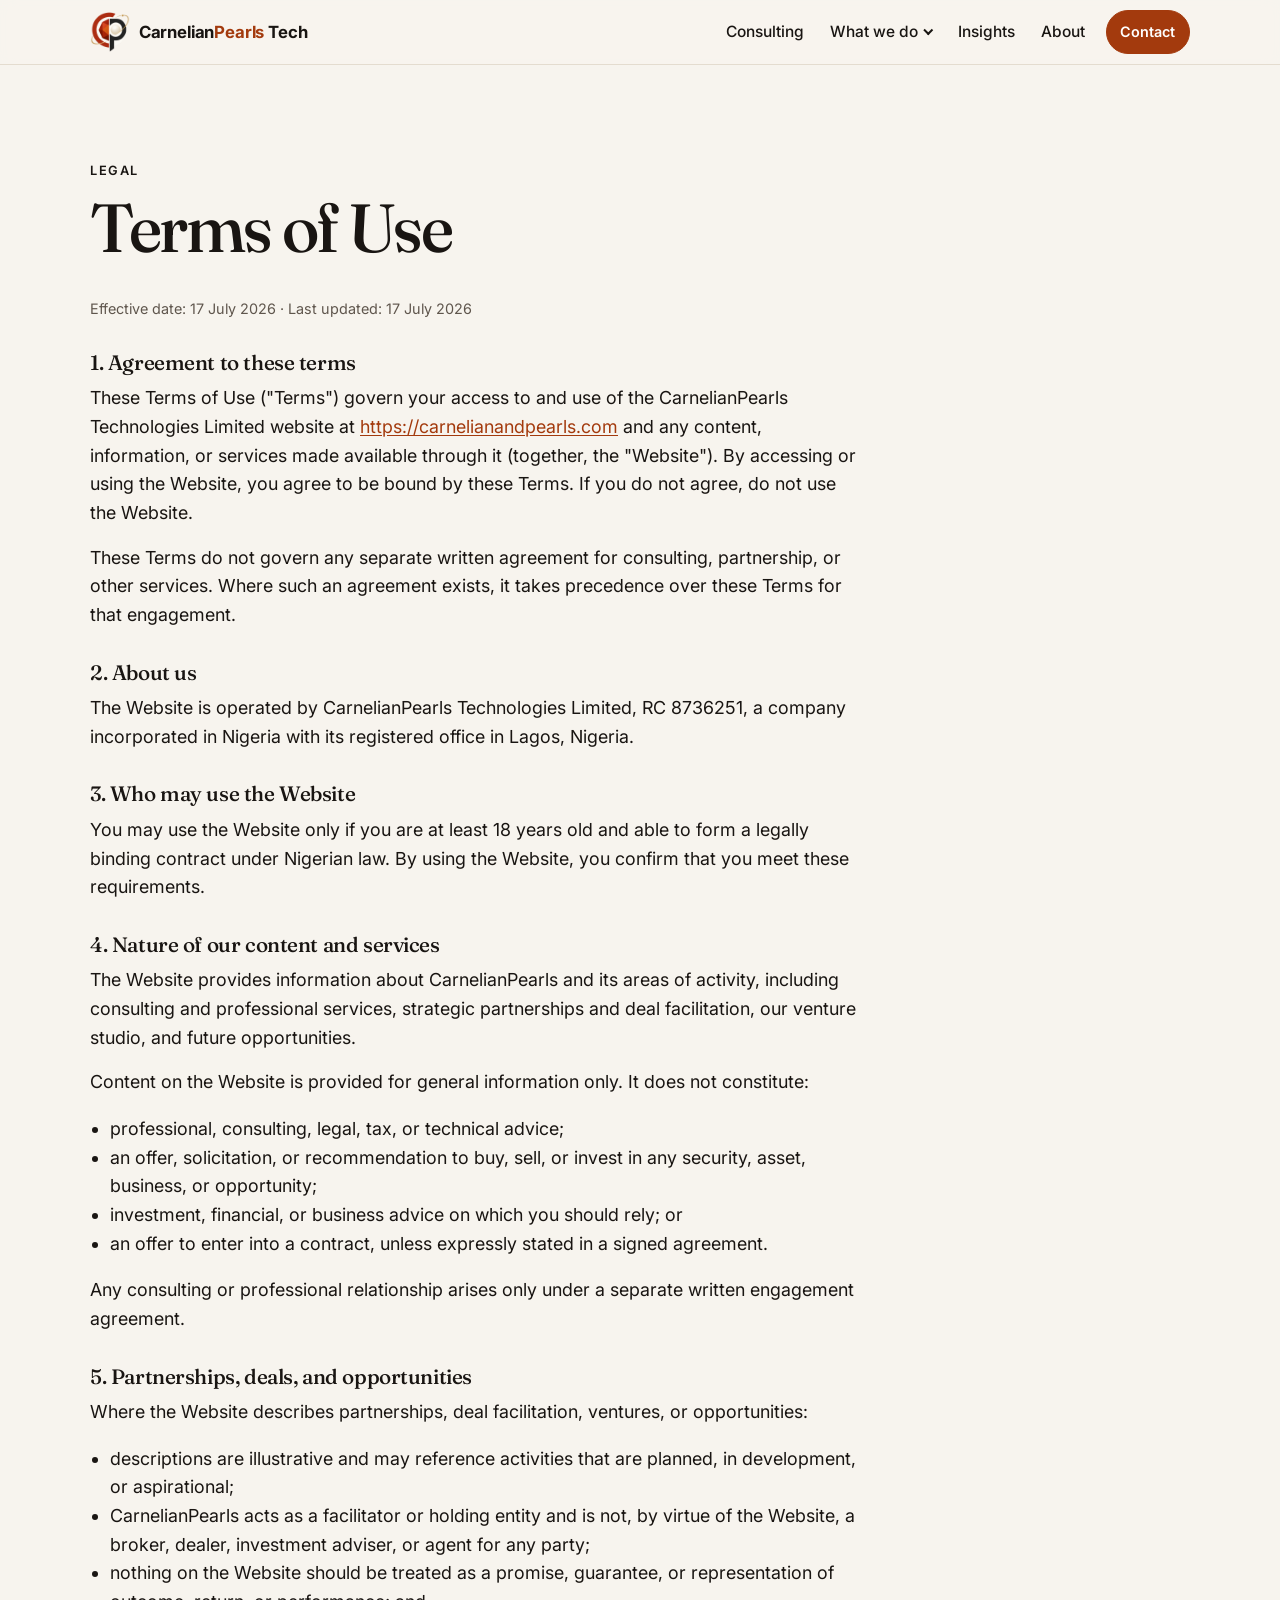
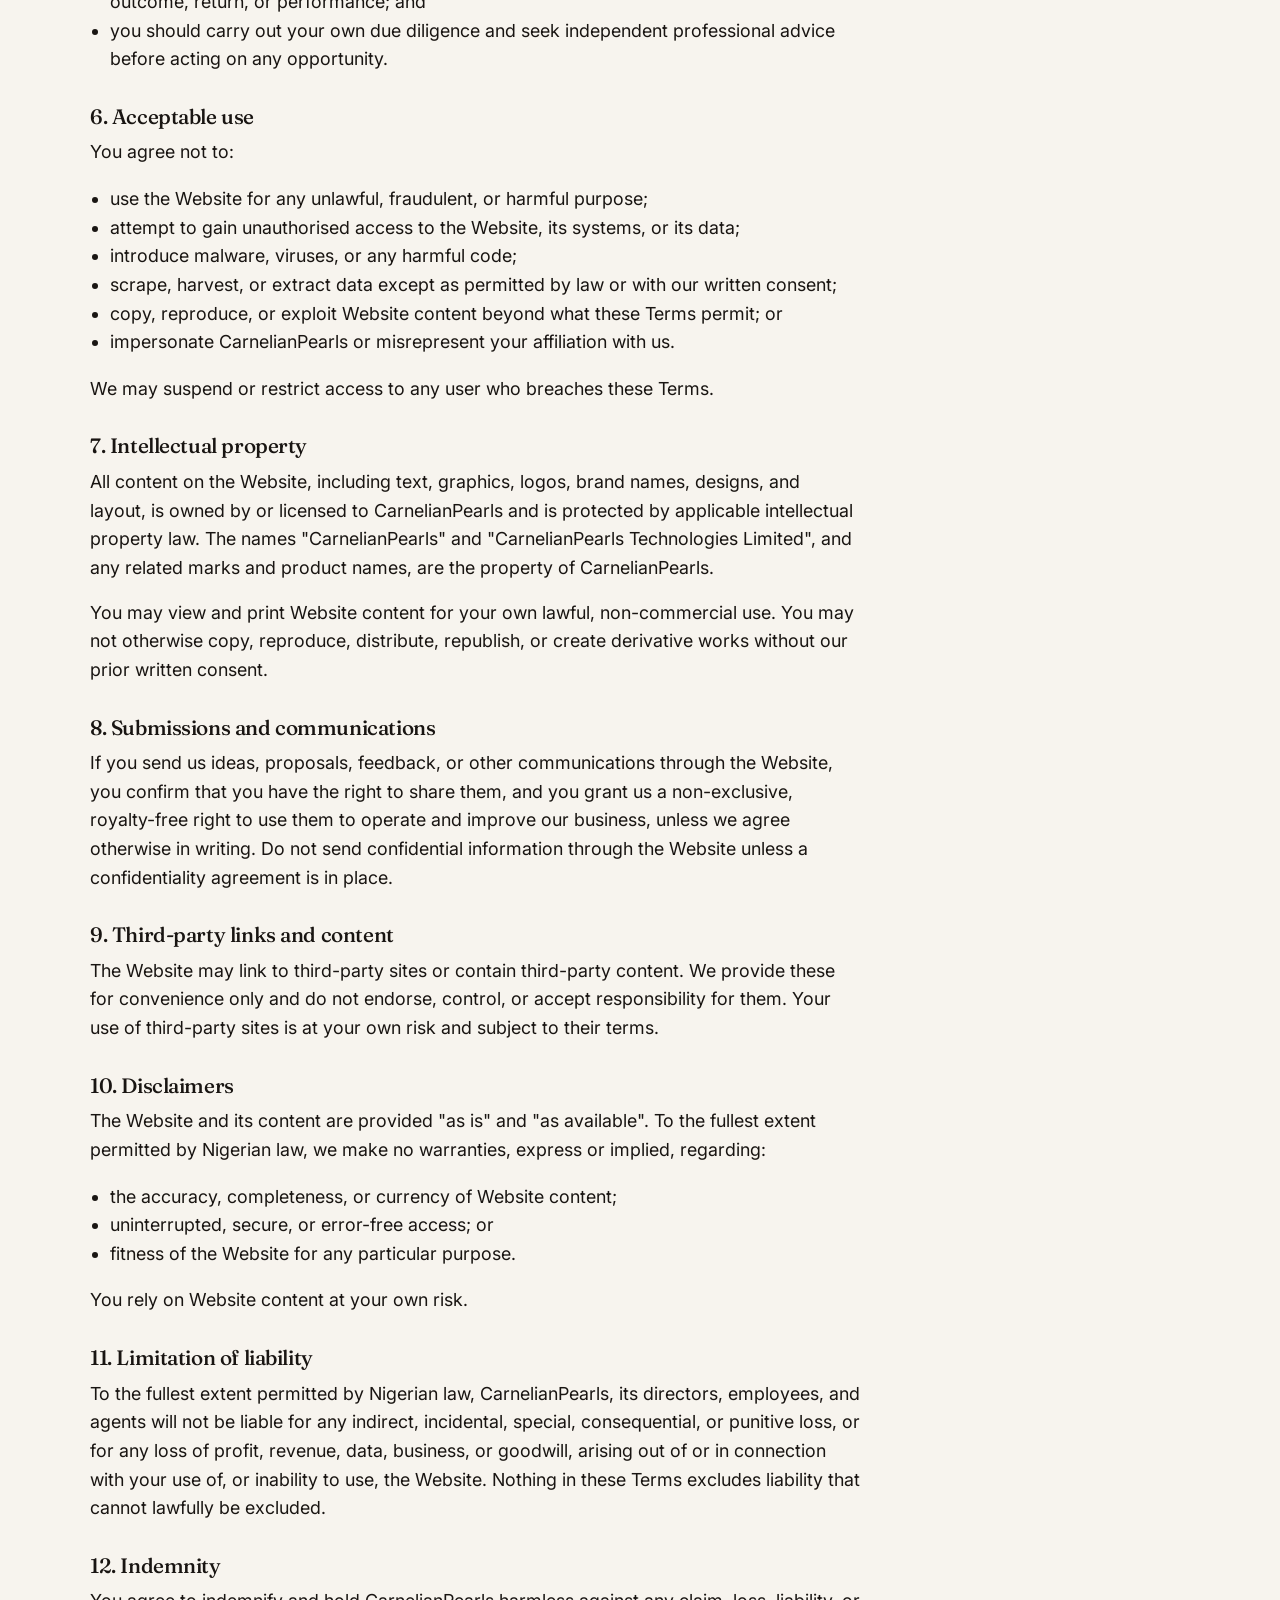
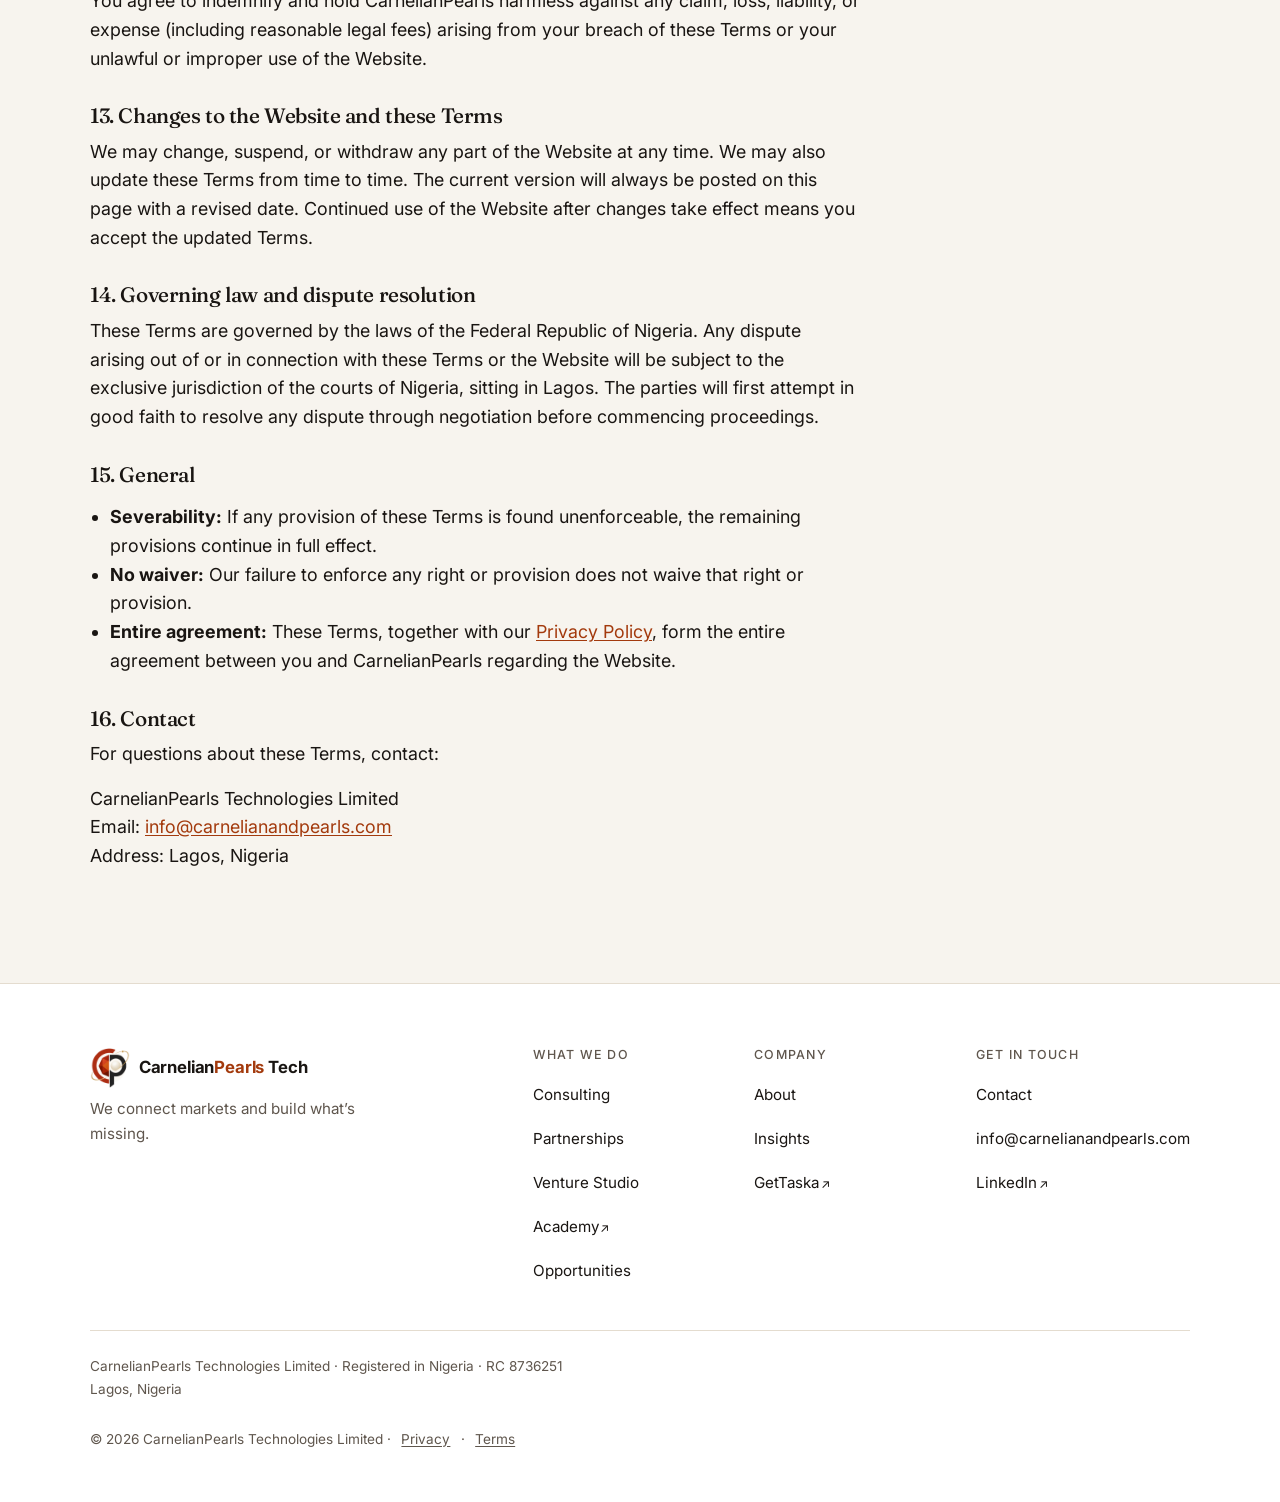
<file: terms/index.html>
<!doctype html>
<html lang="en-GB">
<head>
  <meta charset="UTF-8">
  <meta name="viewport" content="width=device-width, initial-scale=1">

  <title>Terms of Use | CarnelianPearls Tech</title>
  <meta name="description" content="The terms governing your use of the CarnelianPearls Technologies Limited website.">
  <link rel="canonical" href="https://carnelianandpearls.com/terms/">
  <meta name="robots" content="index, follow">

  <meta property="og:type" content="website">
  <meta property="og:site_name" content="CarnelianPearls Tech">
  <meta property="og:title" content="Terms of Use | CarnelianPearls Tech">
  <meta property="og:description" content="The terms governing your use of the CarnelianPearls Technologies Limited website.">
  <meta property="og:url" content="https://carnelianandpearls.com/terms/">
  <meta property="og:image" content="https://carnelianandpearls.com/assets/img/og-image.png">
  <meta name="twitter:card" content="summary_large_image">

  <link rel="icon" href="../assets/img/favicon-32.png" type="image/png" sizes="32x32">

  <link rel="icon" href="../assets/img/favicon-48.png" type="image/png" sizes="48x48">

  <link rel="apple-touch-icon" href="../assets/img/apple-touch-icon.png">
  <meta name="theme-color" content="#F7F4EE">

  <link rel="preconnect" href="https://fonts.googleapis.com">
  <link rel="preconnect" href="https://fonts.gstatic.com" crossorigin>
  <link rel="stylesheet" href="https://fonts.googleapis.com/css2?family=Fraunces:opsz,wght@9..144,400;9..144,500;9..144,600&family=Inter:wght@400;500;600;700&display=swap">

  <link rel="stylesheet" href="../assets/css/styles.css">
  <script defer src="../assets/js/main.js"></script>
</head>
<body>
  <a class="skip-link" href="#main">Skip to content</a>

  <!-- ============================= HEADER ============================= -->
  <header class="site-header">
    <div class="container site-header__inner">
      <!-- LOGO SLOT: swap the inline SVG + text below for an SVG logo when ready -->
      <a class="brand" href="../" aria-label="CarnelianPearls Tech, home">
        <img class="brand__mark" src="../assets/img/logo-mark.png" alt="" width="40" height="40">
        <span class="brand__name">Carnelian<b>Pearls</b> Tech</span>
      </a>

      <div class="header-actions">
        <nav class="nav" id="primary-nav" aria-label="Primary">
          <ul class="nav__list">
            <li><a class="nav__link" href="../consulting/">Consulting</a></li>
            <li class="nav__group">
              <button class="nav__link nav__trigger" type="button" aria-expanded="false" aria-controls="nav-what-we-do">What we do <span class="nav__caret" aria-hidden="true"></span></button>
              <ul class="nav__sub" id="nav-what-we-do">
                <li><a class="nav__link" href="../partnerships/">Partnerships</a></li>
                <li><a class="nav__link" href="../venture-studio/">Venture Studio</a></li>
                <li><a class="nav__link" href="https://academy.carnelianandpearls.com">Academy</a></li>
                <li><a class="nav__link" href="../opportunities/">Opportunities <span class="pill">Soon</span></a></li>
              </ul>
            </li>
            <li><a class="nav__link" href="../insights/">Insights</a></li>
            <li><a class="nav__link" href="../about/">About</a></li>
          </ul>
        </nav>
        <a class="btn btn--primary btn--small" href="../contact/">Contact</a>
        <button class="nav-toggle" type="button" aria-expanded="false" aria-controls="primary-nav">
          <span class="visually-hidden">Menu</span>
          <span class="nav-toggle__bars" aria-hidden="true"></span>
        </button>
      </div>
    </div>
  </header>

  <main id="main">
    <section class="legal">
      <div class="container">
        <div class="prose">
          <p class="eyebrow">Legal</p>
          <h1>Terms of Use</h1>
          <p class="updated">Effective date: 17 July 2026 &middot; Last updated: 17 July 2026</p>

          <h2>1. Agreement to these terms</h2>
          <p>These Terms of Use ("Terms") govern your access to and use of the CarnelianPearls Technologies Limited website at <a href="https://carnelianandpearls.com/">https://carnelianandpearls.com</a> and any content, information, or services made available through it (together, the "Website"). By accessing or using the Website, you agree to be bound by these Terms. If you do not agree, do not use the Website.</p>
          <p>These Terms do not govern any separate written agreement for consulting, partnership, or other services. Where such an agreement exists, it takes precedence over these Terms for that engagement.</p>

          <h2>2. About us</h2>
          <p>The Website is operated by CarnelianPearls Technologies Limited, RC 8736251, a company incorporated in Nigeria with its registered office in Lagos, Nigeria.</p>

          <h2>3. Who may use the Website</h2>
          <p>You may use the Website only if you are at least 18 years old and able to form a legally binding contract under Nigerian law. By using the Website, you confirm that you meet these requirements.</p>

          <h2>4. Nature of our content and services</h2>
          <p>The Website provides information about CarnelianPearls and its areas of activity, including consulting and professional services, strategic partnerships and deal facilitation, our venture studio, and future opportunities.</p>
          <p>Content on the Website is provided for general information only. It does not constitute:</p>
          <ul>
            <li>professional, consulting, legal, tax, or technical advice;</li>
            <li>an offer, solicitation, or recommendation to buy, sell, or invest in any security, asset, business, or opportunity;</li>
            <li>investment, financial, or business advice on which you should rely; or</li>
            <li>an offer to enter into a contract, unless expressly stated in a signed agreement.</li>
          </ul>
          <p>Any consulting or professional relationship arises only under a separate written engagement agreement.</p>

          <h2>5. Partnerships, deals, and opportunities</h2>
          <p>Where the Website describes partnerships, deal facilitation, ventures, or opportunities:</p>
          <ul>
            <li>descriptions are illustrative and may reference activities that are planned, in development, or aspirational;</li>
            <li>CarnelianPearls acts as a facilitator or holding entity and is not, by virtue of the Website, a broker, dealer, investment adviser, or agent for any party;</li>
            <li>nothing on the Website should be treated as a promise, guarantee, or representation of outcome, return, or performance; and</li>
            <li>you should carry out your own due diligence and seek independent professional advice before acting on any opportunity.</li>
          </ul>

          <h2>6. Acceptable use</h2>
          <p>You agree not to:</p>
          <ul>
            <li>use the Website for any unlawful, fraudulent, or harmful purpose;</li>
            <li>attempt to gain unauthorised access to the Website, its systems, or its data;</li>
            <li>introduce malware, viruses, or any harmful code;</li>
            <li>scrape, harvest, or extract data except as permitted by law or with our written consent;</li>
            <li>copy, reproduce, or exploit Website content beyond what these Terms permit; or</li>
            <li>impersonate CarnelianPearls or misrepresent your affiliation with us.</li>
          </ul>
          <p>We may suspend or restrict access to any user who breaches these Terms.</p>

          <h2>7. Intellectual property</h2>
          <p>All content on the Website, including text, graphics, logos, brand names, designs, and layout, is owned by or licensed to CarnelianPearls and is protected by applicable intellectual property law. The names "CarnelianPearls" and "CarnelianPearls Technologies Limited", and any related marks and product names, are the property of CarnelianPearls.</p>
          <p>You may view and print Website content for your own lawful, non-commercial use. You may not otherwise copy, reproduce, distribute, republish, or create derivative works without our prior written consent.</p>

          <h2>8. Submissions and communications</h2>
          <p>If you send us ideas, proposals, feedback, or other communications through the Website, you confirm that you have the right to share them, and you grant us a non-exclusive, royalty-free right to use them to operate and improve our business, unless we agree otherwise in writing. Do not send confidential information through the Website unless a confidentiality agreement is in place.</p>

          <h2>9. Third-party links and content</h2>
          <p>The Website may link to third-party sites or contain third-party content. We provide these for convenience only and do not endorse, control, or accept responsibility for them. Your use of third-party sites is at your own risk and subject to their terms.</p>

          <h2>10. Disclaimers</h2>
          <p>The Website and its content are provided "as is" and "as available". To the fullest extent permitted by Nigerian law, we make no warranties, express or implied, regarding:</p>
          <ul>
            <li>the accuracy, completeness, or currency of Website content;</li>
            <li>uninterrupted, secure, or error-free access; or</li>
            <li>fitness of the Website for any particular purpose.</li>
          </ul>
          <p>You rely on Website content at your own risk.</p>

          <h2>11. Limitation of liability</h2>
          <p>To the fullest extent permitted by Nigerian law, CarnelianPearls, its directors, employees, and agents will not be liable for any indirect, incidental, special, consequential, or punitive loss, or for any loss of profit, revenue, data, business, or goodwill, arising out of or in connection with your use of, or inability to use, the Website. Nothing in these Terms excludes liability that cannot lawfully be excluded.</p>

          <h2>12. Indemnity</h2>
          <p>You agree to indemnify and hold CarnelianPearls harmless against any claim, loss, liability, or expense (including reasonable legal fees) arising from your breach of these Terms or your unlawful or improper use of the Website.</p>

          <h2>13. Changes to the Website and these Terms</h2>
          <p>We may change, suspend, or withdraw any part of the Website at any time. We may also update these Terms from time to time. The current version will always be posted on this page with a revised date. Continued use of the Website after changes take effect means you accept the updated Terms.</p>

          <h2>14. Governing law and dispute resolution</h2>
          <p>These Terms are governed by the laws of the Federal Republic of Nigeria. Any dispute arising out of or in connection with these Terms or the Website will be subject to the exclusive jurisdiction of the courts of Nigeria, sitting in Lagos. The parties will first attempt in good faith to resolve any dispute through negotiation before commencing proceedings.</p>

          <h2>15. General</h2>
          <ul>
            <li><strong>Severability:</strong> If any provision of these Terms is found unenforceable, the remaining provisions continue in full effect.</li>
            <li><strong>No waiver:</strong> Our failure to enforce any right or provision does not waive that right or provision.</li>
            <li><strong>Entire agreement:</strong> These Terms, together with our <a href="../privacy/">Privacy Policy</a>, form the entire agreement between you and CarnelianPearls regarding the Website.</li>
          </ul>

          <h2>16. Contact</h2>
          <p>For questions about these Terms, contact:</p>
          <p>CarnelianPearls Technologies Limited<br>
          Email: <a href="mailto:info@carnelianandpearls.com">info@carnelianandpearls.com</a><br>
          Address: Lagos, Nigeria</p>
        </div>
      </div>
    </section>
  </main>

  <!-- ============================= FOOTER ============================ -->
  <footer class="site-footer">
    <div class="container">
      <div class="footer__top">
        <div class="footer__brand">
          <a class="brand" href="../" aria-label="CarnelianPearls Tech, home">
            <img class="brand__mark" src="../assets/img/logo-mark.png" alt="" width="40" height="40">
            <span class="brand__name">Carnelian<b>Pearls</b> Tech</span>
          </a>
          <p class="footer__tag">We connect markets and build what&rsquo;s missing.</p>
        </div>
        <div class="footer__cols">
          <div class="footer__col">
            <h3>What we do</h3>
            <ul>
              <li><a href="../consulting/">Consulting</a></li>
              <li><a href="../partnerships/">Partnerships</a></li>
              <li><a href="../venture-studio/">Venture Studio</a></li>
              <li><a class="ext" href="https://academy.carnelianandpearls.com" target="_blank" rel="noopener">Academy</a></li>
              <li><a href="../opportunities/">Opportunities</a></li>
            </ul>
          </div>
          <div class="footer__col">
            <h3>Company</h3>
            <ul>
              <li><a href="../about/">About</a></li>
              <li><a href="../insights/">Insights</a></li>
              <li><a class="ext" href="https://gettaska.com" target="_blank" rel="noopener">GetTaska</a></li>
            </ul>
          </div>
          <div class="footer__col">
            <h3>Get in touch</h3>
            <ul>
              <li><a href="../contact/">Contact</a></li>
              <li><a href="mailto:info@carnelianandpearls.com">info@carnelianandpearls.com</a></li>
              <li><a class="ext" href="https://www.linkedin.com/company/carnelianandpearls/" target="_blank" rel="noopener">LinkedIn</a></li>
            </ul>
          </div>
        </div>
      </div>
      <div class="footer__legal">
        <p>CarnelianPearls Technologies Limited &middot; Registered in Nigeria &middot; RC 8736251<br>
        Lagos, Nigeria</p>
        <p>&copy; 2026 CarnelianPearls Technologies Limited &middot; <a href="../privacy/">Privacy</a> &middot; <a href="../terms/">Terms</a></p>
      </div>
    </div>
  </footer>
</body>
</html>
</file>
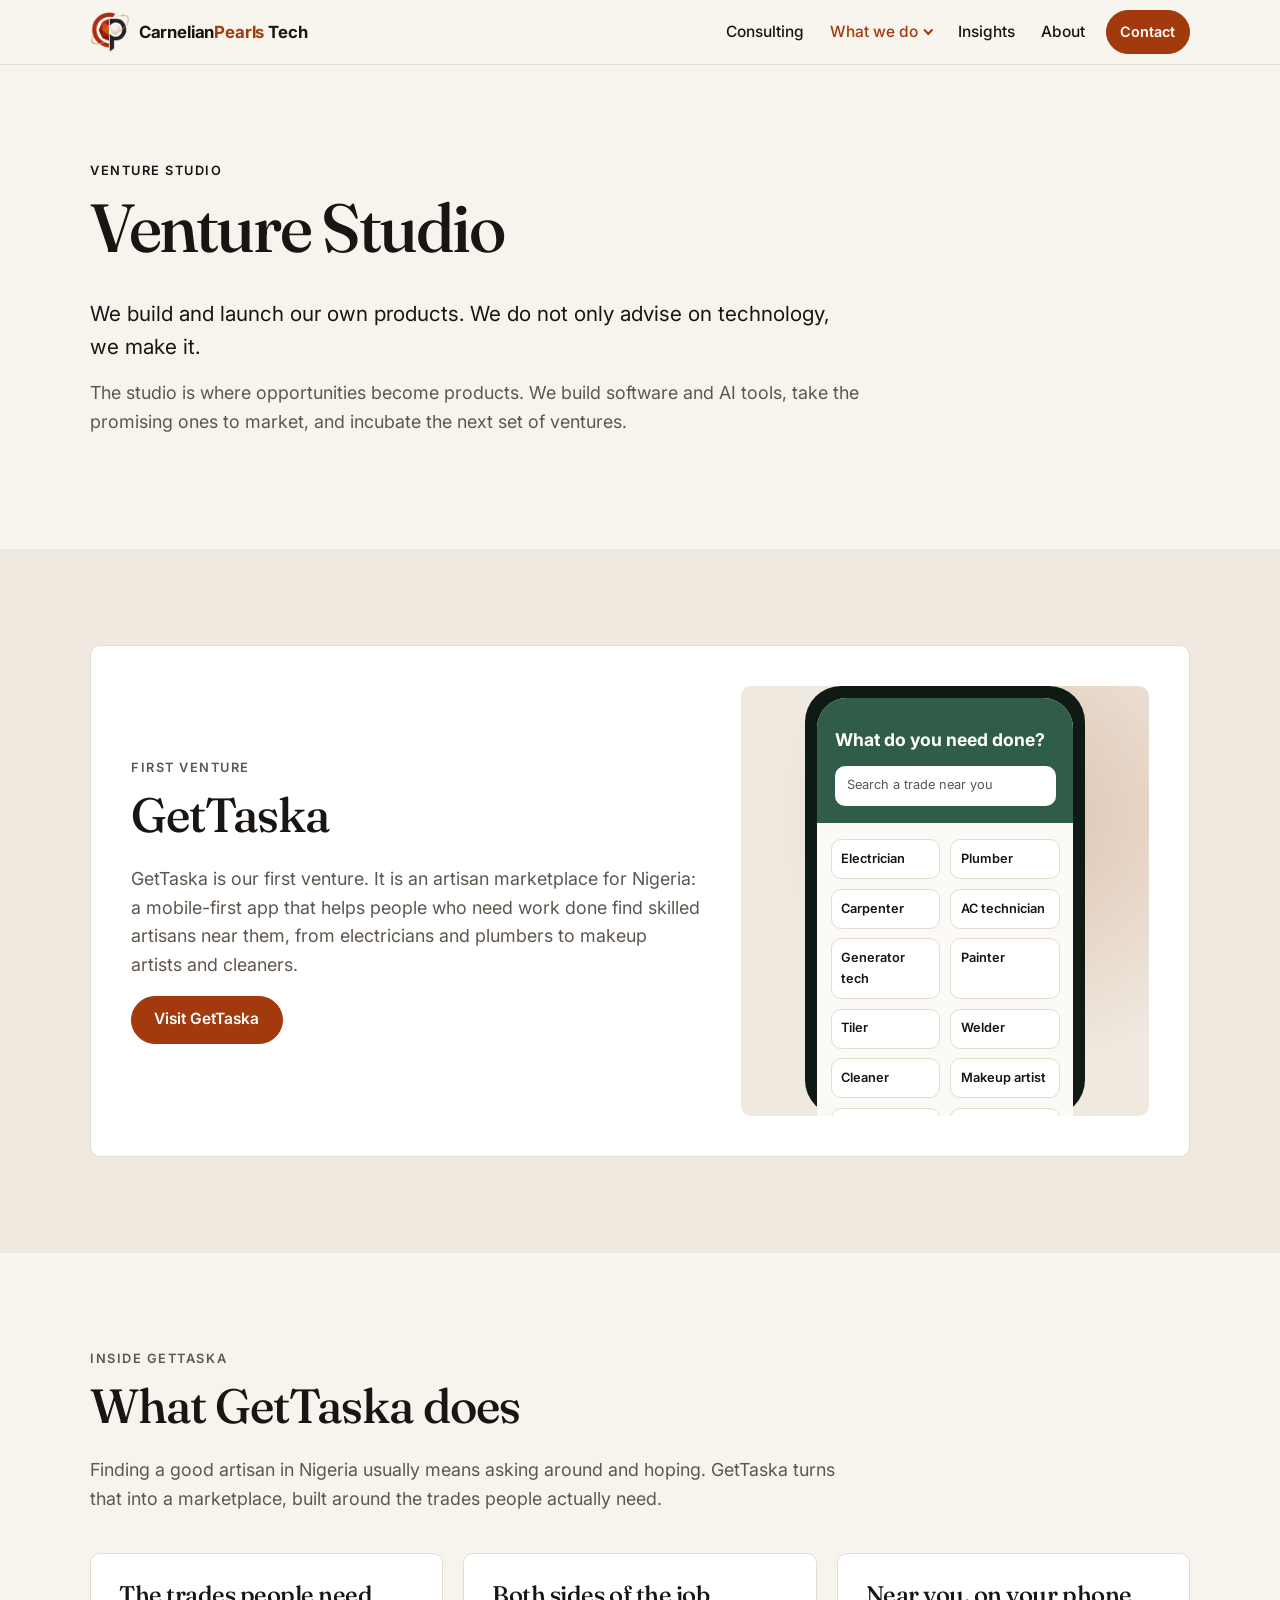
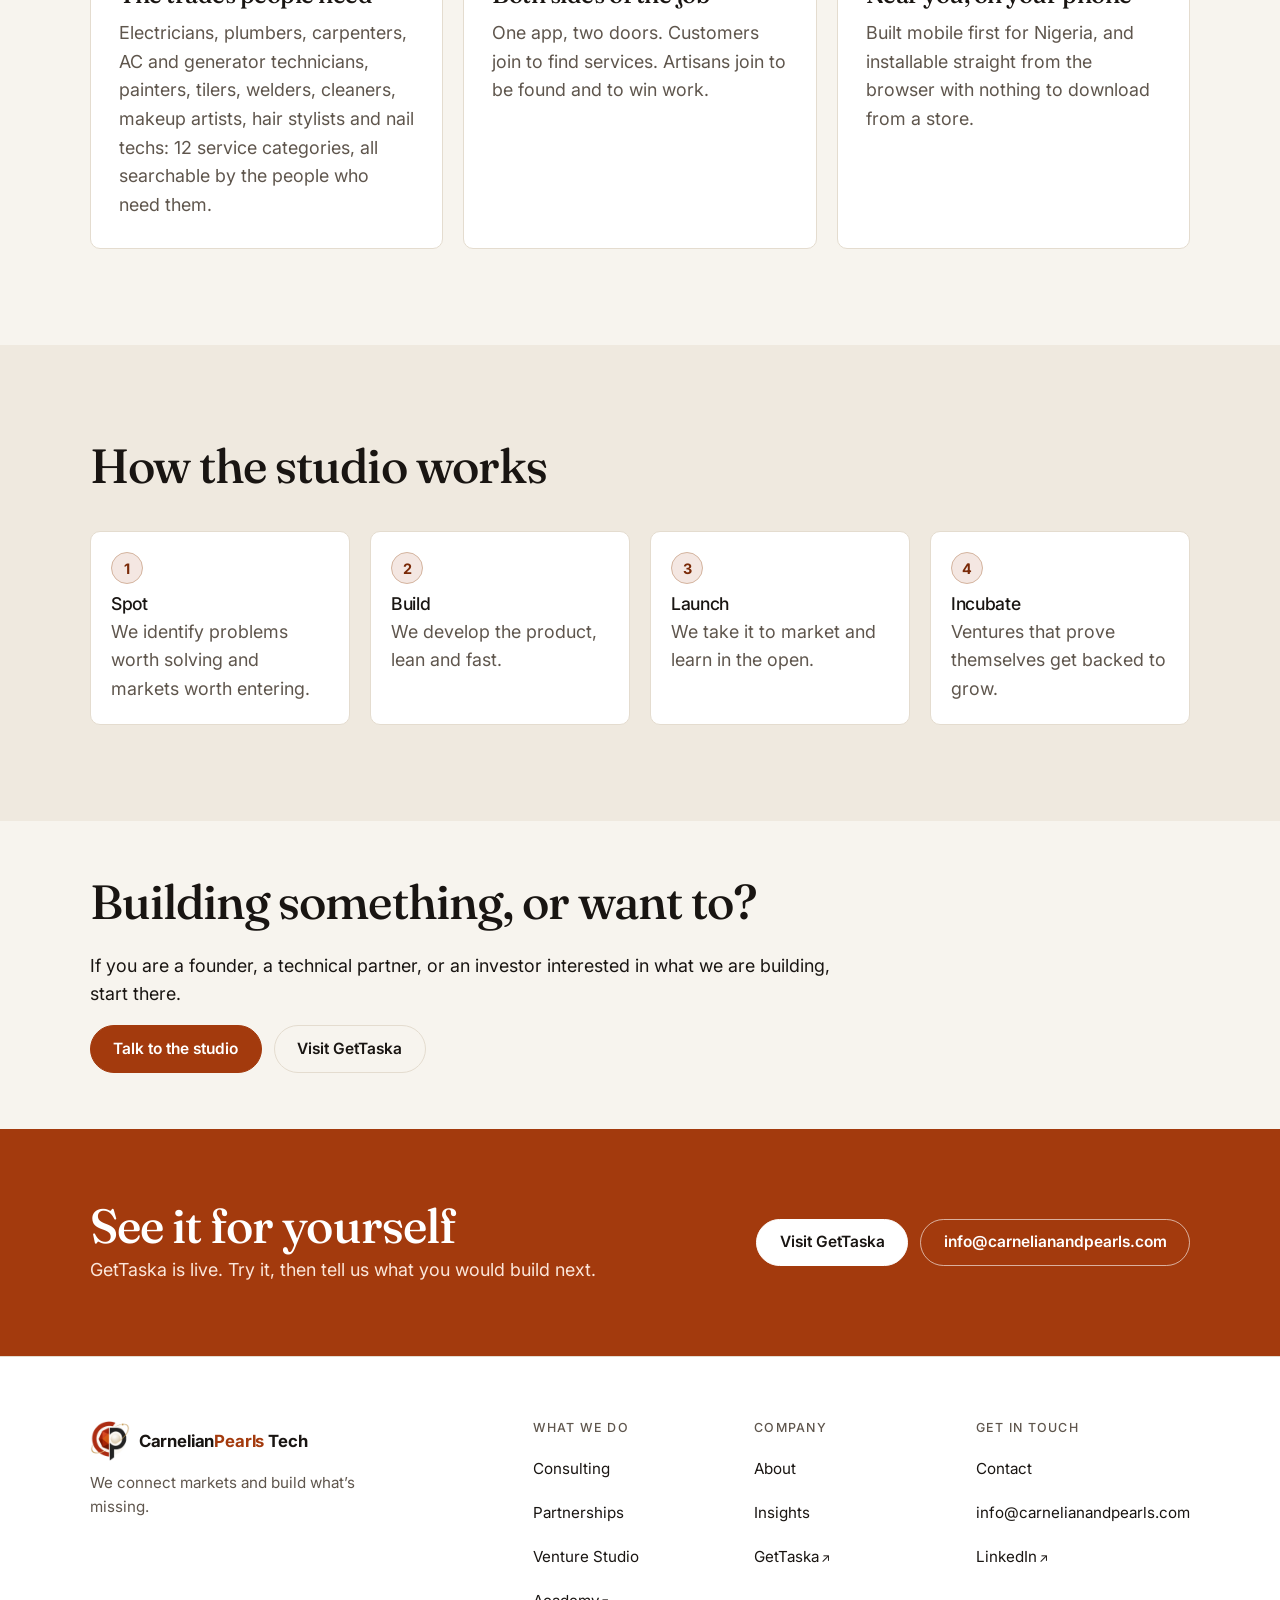
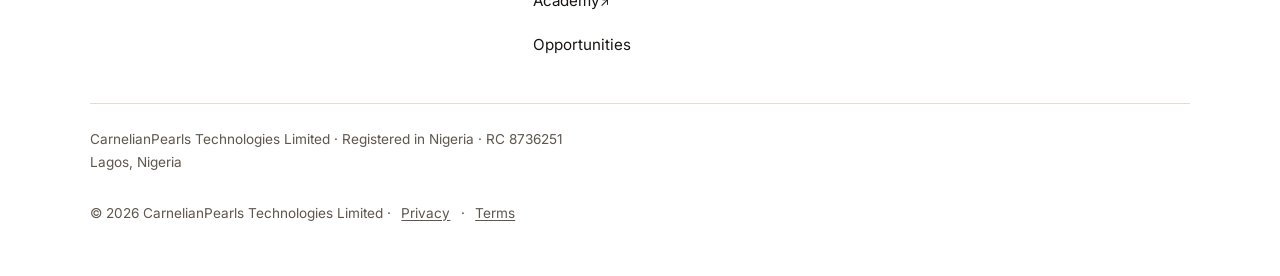
<file: venture-studio/index.html>
<!doctype html>
<html lang="en-GB">
<head>
  <meta charset="UTF-8">
  <meta name="viewport" content="width=device-width, initial-scale=1">

  <title>Venture Studio &amp; AI Product Building | CarnelianPearls Tech</title>
  <meta name="description" content="We build and launch our own software and AI products, and incubate the next ones. GetTaska is our first venture. A venture studio based in Nigeria, building for the world.">
  <link rel="canonical" href="https://carnelianandpearls.com/venture-studio/">

  <meta property="og:type" content="website">
  <meta property="og:site_name" content="CarnelianPearls Tech">
  <meta property="og:title" content="Venture Studio &amp; AI Product Building | CarnelianPearls Tech">
  <meta property="og:description" content="We build and launch our own products. We do not only advise on technology, we make it. GetTaska is the first venture.">
  <meta property="og:url" content="https://carnelianandpearls.com/venture-studio/">
  <meta property="og:image" content="https://carnelianandpearls.com/assets/img/og-image.png">
  <meta name="twitter:card" content="summary_large_image">
  <meta name="twitter:title" content="Venture Studio &amp; AI Product Building | CarnelianPearls Tech">
  <meta name="twitter:description" content="Where opportunities become products. We build software and AI tools and take the promising ones to market.">
  <meta name="twitter:image" content="https://carnelianandpearls.com/assets/img/og-image.png">

  <link rel="icon" href="../assets/img/favicon-32.png" type="image/png" sizes="32x32">

  <link rel="icon" href="../assets/img/favicon-48.png" type="image/png" sizes="48x48">

  <link rel="apple-touch-icon" href="../assets/img/apple-touch-icon.png">
  <meta name="theme-color" content="#F7F4EE">

  <link rel="preconnect" href="https://fonts.googleapis.com">
  <link rel="preconnect" href="https://fonts.gstatic.com" crossorigin>
  <link rel="stylesheet" href="https://fonts.googleapis.com/css2?family=Fraunces:opsz,wght@9..144,400;9..144,500;9..144,600&family=Inter:wght@400;500;600;700&display=swap">

  <link rel="stylesheet" href="../assets/css/styles.css">
  <script defer src="../assets/js/main.js"></script>
</head>
<body>
  <a class="skip-link" href="#main">Skip to content</a>

  <!-- ============================= HEADER ============================= -->
  <header class="site-header">
    <div class="container site-header__inner">
      <!-- LOGO SLOT: swap the inline SVG + text below for an SVG logo when ready -->
      <a class="brand" href="../" aria-label="CarnelianPearls Tech, home">
        <img class="brand__mark" src="../assets/img/logo-mark.png" alt="" width="40" height="40">
        <span class="brand__name">Carnelian<b>Pearls</b> Tech</span>
      </a>

      <div class="header-actions">
        <nav class="nav" id="primary-nav" aria-label="Primary">
          <ul class="nav__list">
            <li><a class="nav__link" href="../consulting/">Consulting</a></li>
            <li class="nav__group">
              <button class="nav__link nav__trigger is-current" type="button" aria-expanded="false" aria-controls="nav-what-we-do">What we do <span class="nav__caret" aria-hidden="true"></span></button>
              <ul class="nav__sub" id="nav-what-we-do">
                <li><a class="nav__link" href="../partnerships/">Partnerships</a></li>
                <li><a class="nav__link" href="../venture-studio/" aria-current="page">Venture Studio</a></li>
                <li><a class="nav__link" href="https://academy.carnelianandpearls.com">Academy</a></li>
                <li><a class="nav__link" href="../opportunities/">Opportunities <span class="pill">Soon</span></a></li>
              </ul>
            </li>
            <li><a class="nav__link" href="../insights/">Insights</a></li>
            <li><a class="nav__link" href="../about/">About</a></li>
          </ul>
        </nav>
        <a class="btn btn--primary btn--small" href="../contact/">Contact</a>
        <button class="nav-toggle" type="button" aria-expanded="false" aria-controls="primary-nav">
          <span class="visually-hidden">Menu</span>
          <span class="nav-toggle__bars" aria-hidden="true"></span>
        </button>
      </div>
    </div>
  </header>

  <main id="main">

    <!-- ============================== HERO ============================ -->
    <section class="section">
      <div class="container">
        <div class="prose">
          <p class="eyebrow">Venture Studio</p>
          <h1>Venture Studio</h1>
          <p class="lead">We build and launch our own products. We do not only advise on technology, we make it.</p>
          <p class="muted">The studio is where opportunities become products. We build software and AI tools, take the promising ones to market, and incubate the next set of ventures.</p>
        </div>
      </div>
    </section>

    <!-- ============================== GETTASKA =========================== -->
    <section class="section section--pearl" aria-labelledby="taska-heading">
      <div class="container">
        <div class="feature">
          <div class="feature__body">
            <p class="eyebrow">First venture</p>
            <h2 id="taska-heading">GetTaska</h2>
            <p>GetTaska is our first venture. It is an artisan marketplace for Nigeria: a mobile-first app that helps people who need work done find skilled artisans near them, from electricians and plumbers to makeup artists and cleaners.</p>
            <div class="btn-row">
              <a class="btn btn--primary" href="https://gettaska.com" target="_blank" rel="noopener">Visit GetTaska</a>
            </div>
          </div>
          <div class="feature__motif">
            <div class="phone" role="img" aria-label="GetTaska app screen showing trade categories">
              <div class="phone__screen" aria-hidden="true">
                <div class="phone__top">
                  <span class="phone__q">What do you need done?</span>
                  <span class="phone__search">Search a trade near you</span>
                </div>
                <ul class="phone__grid">
                  <li>Electrician</li><li>Plumber</li><li>Carpenter</li><li>AC technician</li><li>Generator tech</li><li>Painter</li><li>Tiler</li><li>Welder</li><li>Cleaner</li><li>Makeup artist</li><li>Hair stylist</li><li>Nail tech</li>
                </ul>
              </div>
            </div>
          </div>
        </div>
      </div>
    </section>

    <!-- ===================== WHAT GETTASKA DOES ========================== -->
    <section class="section" aria-labelledby="taska-features-heading">
      <div class="container">
        <div class="section__head">
          <p class="eyebrow">Inside GetTaska</p>
          <h2 id="taska-features-heading">What GetTaska does</h2>
          <p>Finding a good artisan in Nigeria usually means asking around and hoping. GetTaska turns that into a marketplace, built around the trades people actually need.</p>
        </div>
        <div class="card-grid card-grid--3">
          <article class="card">
            <h3 class="card__title">The trades people need</h3>
            <p>Electricians, plumbers, carpenters, AC and generator technicians, painters, tilers, welders, cleaners, makeup artists, hair stylists and nail techs: 12 service categories, all searchable by the people who need them.</p>
          </article>
          <article class="card">
            <h3 class="card__title">Both sides of the job</h3>
            <p>One app, two doors. Customers join to find services. Artisans join to be found and to win work.</p>
          </article>
          <article class="card">
            <h3 class="card__title">Near you, on your phone</h3>
            <p>Built mobile first for Nigeria, and installable straight from the browser with nothing to download from a store.</p>
          </article>
        </div>
      </div>
    </section>

    <!-- ======================= HOW THE STUDIO WORKS =================== -->
    <section class="section section--pearl" aria-labelledby="studio-heading">
      <div class="container">
        <div class="section__head">
          <h2 id="studio-heading">How the studio works</h2>
        </div>
        <ol class="steps steps--4">
          <li class="step">
            <span class="step__num">1</span>
            <h3>Spot</h3>
            <p>We identify problems worth solving and markets worth entering.</p>
          </li>
          <li class="step">
            <span class="step__num">2</span>
            <h3>Build</h3>
            <p>We develop the product, lean and fast.</p>
          </li>
          <li class="step">
            <span class="step__num">3</span>
            <h3>Launch</h3>
            <p>We take it to market and learn in the open.</p>
          </li>
          <li class="step">
            <span class="step__num">4</span>
            <h3>Incubate</h3>
            <p>Ventures that prove themselves get backed to grow.</p>
          </li>
        </ol>
      </div>
    </section>

    <!-- ============================ STUDIO CTA ======================== -->
    <section class="section section--tight" aria-labelledby="studio-cta-heading">
      <div class="container">
        <div class="prose">
          <h2 id="studio-cta-heading">Building something, or want to?</h2>
          <p>If you are a founder, a technical partner, or an investor interested in what we are building, start there.</p>
          <div class="btn-row">
            <a class="btn btn--primary" href="../contact/?topic=venture">Talk to the studio</a>
            <a class="btn btn--secondary" href="https://gettaska.com" target="_blank" rel="noopener">Visit GetTaska</a>
          </div>
        </div>
      </div>
    </section>

    <!-- ============================ CLOSING CTA ======================= -->
    <section class="cta-band" aria-labelledby="cta-heading">
      <div class="container">
        <div class="cta-band__text">
          <h2 id="cta-heading">See it for yourself</h2>
          <p>GetTaska is live. Try it, then tell us what you would build next.</p>
        </div>
        <div class="btn-row">
          <a class="btn btn--primary" href="https://gettaska.com" target="_blank" rel="noopener">Visit GetTaska</a>
          <a class="btn btn--light-outline" href="mailto:info@carnelianandpearls.com">info@carnelianandpearls.com</a>
        </div>
      </div>
    </section>

  </main>

  <!-- ============================= FOOTER ============================ -->
  <footer class="site-footer">
    <div class="container">
      <div class="footer__top">
        <div class="footer__brand">
          <a class="brand" href="../" aria-label="CarnelianPearls Tech, home">
            <img class="brand__mark" src="../assets/img/logo-mark.png" alt="" width="40" height="40">
            <span class="brand__name">Carnelian<b>Pearls</b> Tech</span>
          </a>
          <p class="footer__tag">We connect markets and build what&rsquo;s missing.</p>
        </div>
        <div class="footer__cols">
          <div class="footer__col">
            <h3>What we do</h3>
            <ul>
              <li><a href="../consulting/">Consulting</a></li>
              <li><a href="../partnerships/">Partnerships</a></li>
              <li><a href="../venture-studio/">Venture Studio</a></li>
              <li><a class="ext" href="https://academy.carnelianandpearls.com" target="_blank" rel="noopener">Academy</a></li>
              <li><a href="../opportunities/">Opportunities</a></li>
            </ul>
          </div>
          <div class="footer__col">
            <h3>Company</h3>
            <ul>
              <li><a href="../about/">About</a></li>
              <li><a href="../insights/">Insights</a></li>
              <li><a class="ext" href="https://gettaska.com" target="_blank" rel="noopener">GetTaska</a></li>
            </ul>
          </div>
          <div class="footer__col">
            <h3>Get in touch</h3>
            <ul>
              <li><a href="../contact/">Contact</a></li>
              <li><a href="mailto:info@carnelianandpearls.com">info@carnelianandpearls.com</a></li>
              <li><a class="ext" href="https://www.linkedin.com/company/carnelianandpearls/" target="_blank" rel="noopener">LinkedIn</a></li>
            </ul>
          </div>
        </div>
      </div>
      <div class="footer__legal">
        <p>CarnelianPearls Technologies Limited &middot; Registered in Nigeria &middot; RC 8736251<br>
        Lagos, Nigeria</p>
        <p>&copy; 2026 CarnelianPearls Technologies Limited &middot; <a href="../privacy/">Privacy</a> &middot; <a href="../terms/">Terms</a></p>
      </div>
    </div>
  </footer>
</body>
</html>
</file>
<file: assets/css/styles.css>
/* ==========================================================================
   CarnelianPearls Tech - shared stylesheet
   One file for the whole site. Mobile-first. British English.
   Sections:
     1.  Design tokens
     2.  Reset and base
     3.  Typography
     4.  Layout primitives
     5.  Skip link and focus
     6.  Header and navigation
     7.  Buttons
     8.  Hero
     9.  Section intros and generic sections
     10. Cards (doorways)
     11. Steps (how we work)
     12. In focus / Taska block
     13. Audience strip
     14. Lists (page content)
     15. Closing CTA band
     16. Footer
     17. Contact page and forms
     18. Legal pages
     19. Utilities and reduced motion
     20. Responsive breakpoints
   ========================================================================== */

/* 1. Design tokens ------------------------------------------------------- */
:root {
  --ink:            #191512; /* near-black text */
  --muted:          #5F564D; /* secondary text */
  --bg:             #F7F4EE; /* pearl base */
  --surface:        #FFFFFF; /* cards */
  --line:           #E4DCCF; /* hairline borders */
  --carnelian:      #A33A0D; /* primary accent, carnelian */
  --carnelian-dark: #7A2A08; /* hover / active */
  --pearl:          #EFE9DF; /* tinted band for alt sections */
  --gold:           #B8892E; /* decorative rules and numerals */
  --gold-text:      #8A6420; /* gold that passes contrast for small text */
  --night:          #2A110A; /* deep carnelian for dark panels */

  --font-sans: "Inter", -apple-system, BlinkMacSystemFont, "Segoe UI", Roboto,
    Helvetica, Arial, sans-serif;
  --font-serif: "Fraunces", Georgia, "Times New Roman", serif;

  --maxw: 1180px;        /* max content width */
  --maxw-text: 70ch;     /* comfortable reading measure */
  --pad: clamp(1.25rem, 5vw, 2.5rem);          /* side padding */
  --section-y: clamp(3rem, 8vw, 6rem);         /* vertical rhythm */
  --radius: 10px;
  --header-h: 64px;
}

/* 2. Reset and base ------------------------------------------------------ */
*,
*::before,
*::after { box-sizing: border-box; }

html { -webkit-text-size-adjust: 100%; scroll-behavior: smooth; }

body {
  margin: 0;
  font-family: var(--font-sans);
  font-size: clamp(1rem, 0.96rem + 0.2vw, 1.125rem); /* 16 to 18px */
  line-height: 1.6;
  color: var(--ink);
  background: var(--bg);
  -webkit-font-smoothing: antialiased;
  text-rendering: optimizeLegibility;
}

img, svg { max-width: 100%; height: auto; display: block; }

a { color: var(--carnelian); text-decoration: underline; text-underline-offset: 2px; }
a:hover { color: var(--carnelian-dark); }

ul, ol { padding-left: 1.25rem; }

hr { border: 0; border-top: 1px solid var(--line); margin: 2rem 0; }

/* 3. Typography ---------------------------------------------------------- */
h1, h2, h3, h4 {
  line-height: 1.12;
  font-family: var(--font-serif);
  font-weight: 500;
  letter-spacing: -0.02em;
  margin: 0 0 0.5em;
  color: var(--ink);
}

h1 { font-size: clamp(2.4rem, 1.4rem + 4vw, 4.25rem); line-height: 1.02; letter-spacing: -0.035em; }
h2 { font-size: clamp(1.9rem, 1.3rem + 2.2vw, 3rem); line-height: 1.06; }
h3 { font-size: clamp(1.15rem, 1rem + 0.7vw, 1.4rem); }
h4 { font-size: 1.05rem; }

p { margin: 0 0 1rem; }

.lead {
  font-size: clamp(1.1rem, 1rem + 0.6vw, 1.3rem);
  color: var(--muted);
  max-width: var(--maxw-text);
}

.eyebrow {
  text-transform: uppercase;
  letter-spacing: 0.12em;
  font-size: 0.8rem;
  font-weight: 600;
  color: var(--muted);
  margin: 0 0 0.75rem;
}

/* 4. Layout primitives --------------------------------------------------- */
.container {
  width: 100%;
  max-width: var(--maxw);
  margin-inline: auto;
  padding-inline: var(--pad);
}

main { display: block; }

.section { padding-block: var(--section-y); }
.section--pearl { background: var(--pearl); }
.section--tight { padding-block: clamp(2rem, 5vw, 3.5rem); }

.measure { max-width: var(--maxw-text); }

.section__head { max-width: var(--maxw-text); margin-bottom: clamp(1.5rem, 4vw, 2.5rem); }
.section__head p { color: var(--muted); }

/* 5. Skip link and focus ------------------------------------------------- */
.skip-link {
  position: absolute;
  left: 0; top: 0;
  transform: translateY(-120%);
  background: var(--ink);
  color: #fff;
  padding: 0.65rem 1rem;
  border-radius: 0 0 var(--radius) 0;
  z-index: 1000;
  text-decoration: none;
  transition: transform 0.15s ease;
}
.skip-link:focus { transform: translateY(0); color: #fff; }

:focus-visible {
  outline: 3px solid var(--carnelian);
  outline-offset: 2px;
  border-radius: 2px;
}

/* 6. Header and navigation ----------------------------------------------- */
.site-header {
  position: sticky;
  top: 0;
  z-index: 100;
  background: color-mix(in srgb, var(--bg) 88%, transparent);
  -webkit-backdrop-filter: saturate(1.4) blur(8px);
  backdrop-filter: saturate(1.4) blur(8px);
  border-bottom: 1px solid var(--line);
}

.site-header__inner {
  display: flex;
  align-items: center;
  justify-content: space-between;
  gap: 1rem;
  min-height: var(--header-h);
}

/* Wordmark / logo slot */
.brand {
  display: inline-flex;
  align-items: center;
  gap: 0.55rem;
  font-weight: 700;
  font-size: 1.05rem;
  letter-spacing: -0.01em;
  color: var(--ink);
  text-decoration: none;
  white-space: nowrap;
}
.brand:hover { color: var(--ink); }
.brand__mark { width: 40px; height: 40px; flex: 0 0 auto; object-fit: contain; }
.brand__name b { color: var(--carnelian); font-weight: 700; }
.footer__col h3, .step h3 { font-family: var(--font-sans); }

/* Primary nav */
.nav { display: flex; align-items: center; gap: 0.25rem; }
.nav__list {
  display: flex;
  align-items: center;
  gap: 0.25rem;
  list-style: none;
  margin: 0;
  padding: 0;
}
.nav__link {
  display: inline-flex;
  align-items: center;
  gap: 0.4rem;
  padding: 0.5rem 0.7rem;
  min-height: 44px;
  border-radius: 8px;
  color: var(--ink);
  text-decoration: none;
  font-weight: 500;
  font-size: 0.97rem;
}
.nav__link:hover { color: var(--carnelian-dark); background: var(--pearl); }
.nav__link[aria-current="page"] { color: var(--carnelian); }

.pill {
  display: inline-block;
  font-size: 0.78rem;
  font-weight: 700;
  letter-spacing: 0.05em;
  text-transform: uppercase;
  color: var(--carnelian-dark);
  background: color-mix(in srgb, var(--carnelian) 14%, var(--surface));
  border: 1px solid color-mix(in srgb, var(--carnelian) 30%, var(--line));
  padding: 0.15rem 0.5rem;
  border-radius: 999px;
  line-height: 1.4;
}

/* Hamburger toggle (hidden on desktop) */
.nav-toggle {
  display: none;
  align-items: center;
  justify-content: center;
  width: 44px;
  height: 44px;
  background: transparent;
  border: 1px solid var(--line);
  border-radius: 8px;
  cursor: pointer;
  color: var(--ink);
}
.nav-toggle:hover { background: var(--pearl); }
.nav-toggle__bars,
.nav-toggle__bars::before,
.nav-toggle__bars::after {
  content: "";
  display: block;
  width: 20px;
  height: 2px;
  background: currentColor;
  border-radius: 2px;
  transition: transform 0.2s ease, opacity 0.2s ease;
}
.nav-toggle__bars { position: relative; }
.nav-toggle__bars::before { position: absolute; top: -6px; }
.nav-toggle__bars::after  { position: absolute; top: 6px; }
.nav-toggle[aria-expanded="true"] .nav-toggle__bars { background: transparent; }
.nav-toggle[aria-expanded="true"] .nav-toggle__bars::before { top: 0; transform: rotate(45deg); }
.nav-toggle[aria-expanded="true"] .nav-toggle__bars::after  { top: 0; transform: rotate(-45deg); }

.header-actions { display: flex; align-items: center; gap: 0.6rem; }

/* 7. Buttons ------------------------------------------------------------- */
.btn {
  display: inline-flex;
  align-items: center;
  justify-content: center;
  gap: 0.45rem;
  font: inherit;
  font-weight: 600;
  font-size: 0.97rem;
  line-height: 1.2;
  padding: 0.85rem 1.4rem;
  border-radius: 999px;
  border: 1.5px solid transparent;
  text-decoration: none;
  cursor: pointer;
  transition: background-color 0.15s ease, border-color 0.15s ease, color 0.15s ease;
  white-space: nowrap;
}
.btn--primary { background: var(--carnelian); color: #fff; border-color: var(--carnelian); }
.btn--primary:hover { background: var(--carnelian-dark); border-color: var(--carnelian-dark); color: #fff; }
.btn--secondary { background: transparent; color: var(--ink); border-color: var(--line); }
.btn--secondary:hover { border-color: var(--carnelian); color: var(--carnelian-dark); background: var(--surface); }
.btn--small { padding: 0.5rem 0.85rem; font-size: 0.9rem; min-height: 44px; }
.btn--block { width: 100%; }

.btn-row { display: flex; flex-wrap: wrap; gap: 0.75rem; }

/* Inline arrow link */
.arrow-link {
  display: inline-flex;
  align-items: center;
  gap: 0.3rem;
  font-weight: 600;
  text-decoration: none;
}
.arrow-link::after { content: "\2192"; transition: transform 0.15s ease; }
.arrow-link:hover::after { transform: translateX(3px); }

/* 8. Hero ---------------------------------------------------------------- */
.hero { position: relative; overflow: hidden; }
.hero__inner {
  position: relative;
  z-index: 1;
  padding-block: clamp(3rem, 9vw, 6.5rem);
  max-width: 56ch;
}
.hero h1 { margin-bottom: 0.5em; }
.hero .lead { margin-bottom: 1.75rem; }
.hero__motif {
  position: absolute;
  z-index: 0;
  inset: 0 0 0 auto;
  width: min(48%, 560px);
  pointer-events: none;
  opacity: 0.85;
}
@media (max-width: 700px) {
  .hero__motif { width: min(58%, 320px); inset: -4% -6% auto auto; height: 320px; opacity: 0.45; }
}

/* 9. Section intros and generic content ---------------------------------- */
.prose { max-width: var(--maxw-text); }
.prose h2 { margin-top: 2rem; }
.prose h2:first-child { margin-top: 0; }
.prose p { color: var(--ink); }
.prose .muted { color: var(--muted); }

/* 10. Cards (doorways) --------------------------------------------------- */
.card-grid {
  display: grid;
  grid-template-columns: 1fr;
  gap: 1.25rem;
}
.card {
  display: flex;
  flex-direction: column;
  gap: 0.6rem;
  background: var(--surface);
  border: 1px solid var(--line);
  border-radius: var(--radius);
  padding: clamp(1.25rem, 3vw, 1.75rem);
  height: 100%;
}
.card__title {
  display: flex;
  align-items: center;
  gap: 0.5rem;
  margin: 0;
  font-size: 1.5rem;
}
.card p { color: var(--muted); margin: 0; flex: 1; }
.card .arrow-link { margin-top: 0.4rem; }

/* 11. Steps (how we work) ------------------------------------------------ */
.steps {
  display: grid;
  grid-template-columns: 1fr;
  gap: 1.25rem;
  counter-reset: step;
  list-style: none;
  padding: 0;
  margin: 0;
}
.step {
  position: relative;
  padding: 1.25rem 1.25rem 1.25rem 1.25rem;
  background: var(--surface);
  border: 1px solid var(--line);
  border-radius: var(--radius);
}
.step__num {
  display: inline-flex;
  align-items: center;
  justify-content: center;
  width: 2rem;
  height: 2rem;
  border-radius: 999px;
  background: color-mix(in srgb, var(--carnelian) 12%, var(--surface));
  color: var(--carnelian-dark);
  font-weight: 700;
  font-size: 0.9rem;
  margin-bottom: 0.6rem;
  border: 1px solid color-mix(in srgb, var(--carnelian) 25%, var(--line));
}
.step h3 { margin: 0 0 0.25rem; font-size: 1.1rem; }
.step p { margin: 0; color: var(--muted); }

/* 12. In focus / Taska block --------------------------------------------- */
.feature {
  display: grid;
  gap: clamp(1.25rem, 4vw, 2.5rem);
  align-items: center;
  grid-template-columns: 1fr;
  background: var(--surface);
  border: 1px solid var(--line);
  border-radius: var(--radius);
  padding: clamp(1.5rem, 4vw, 2.5rem);
}
.feature__body h2,
.feature__body h3 { margin-top: 0; }
.feature__body p { color: var(--muted); }
.feature__motif {
  align-self: stretch;
  min-height: 180px;
  border-radius: var(--radius);
  background:
    radial-gradient(circle at 70% 30%, color-mix(in srgb, var(--carnelian) 22%, transparent), transparent 60%),
    var(--pearl);
  display: grid;
  place-items: center;
}

/* 13. Audience strip ----------------------------------------------------- */
.audience {
  display: flex;
  flex-wrap: wrap;
  gap: 0.5rem 0.75rem;
  align-items: center;
  list-style: none;
  margin: 0 0 1rem;
  padding: 0;
}
.audience li {
  font-weight: 600;
  color: var(--ink);
}
.audience li:not(:last-child)::after {
  content: "\00B7";
  color: var(--carnelian);
  margin-left: 0.75rem;
  font-weight: 700;
}

/* 14. Page content lists ------------------------------------------------- */
.feature-list {
  list-style: none;
  padding: 0;
  margin: 0;
  display: grid;
  gap: 1rem;
}
.feature-list li {
  padding-left: 1.6rem;
  position: relative;
}
.feature-list li::before {
  content: "";
  position: absolute;
  left: 0;
  top: 0.55em;
  width: 0.6rem;
  height: 0.6rem;
  border-radius: 999px;
  background: var(--carnelian);
}
.feature-list strong { display: block; }
.feature-list span { color: var(--muted); }

.check-list { list-style: none; padding: 0; margin: 0; display: grid; gap: 0.65rem; }
.check-list li { position: relative; padding-left: 1.6rem; }
.check-list li::before {
  content: "\2713";
  position: absolute;
  left: 0;
  color: var(--carnelian);
  font-weight: 700;
}

/* 15. Closing CTA band --------------------------------------------------- */
.cta-band { background: var(--carnelian); color: #fff; }
.cta-band .container { padding-block: clamp(2.5rem, 7vw, 4.5rem); }
.cta-band h2 { color: #fff; max-width: 24ch; }
.cta-band p { color: #FBE6DA; max-width: 50ch; }
.cta-band .btn--primary { background: #fff; color: var(--ink); border-color: #fff; }
.cta-band .btn--primary:hover { background: var(--night); color: #fff; border-color: var(--night); }

/* 16. Footer ------------------------------------------------------------- */
.site-footer {
  background: var(--surface);
  border-top: 1px solid var(--line);
  padding-block: clamp(2.5rem, 6vw, 4rem) 1.5rem;
  font-size: 0.95rem;
}
.footer__top {
  display: grid;
  gap: 2rem;
  grid-template-columns: 1fr;
}
.footer__brand .brand { margin-bottom: 0.6rem; }
.footer__tag { color: var(--muted); max-width: 32ch; margin: 0; }
.footer__cols {
  display: grid;
  grid-template-columns: repeat(2, minmax(0, 1fr));
  gap: 1.5rem 1rem;
}
.footer__col h3 {
  font-size: 0.78rem;
  text-transform: uppercase;
  letter-spacing: 0.1em;
  color: var(--muted);
  margin: 0 0 0.75rem;
}
.footer__col ul { list-style: none; margin: 0; padding: 0; display: grid; gap: 0; }
.footer__col a { color: var(--ink); text-decoration: none; display: inline-flex; align-items: center; min-height: 44px; }
.footer__col a:hover { color: var(--carnelian-dark); text-decoration: underline; }
.footer__legal {
  margin-top: 2.25rem;
  padding-top: 1.5rem;
  border-top: 1px solid var(--line);
  color: var(--muted);
  font-size: 0.85rem;
  line-height: 1.7;
}
.footer__legal a { color: var(--muted); display: inline-block; padding: 0.7rem 0.4rem; }
.footer__legal a:hover { color: var(--carnelian-dark); }
.ext::after { content: "\2197"; font-size: 0.8em; margin-left: 0.15em; }

/* 17. Contact page and forms --------------------------------------------- */
.contact-grid {
  display: grid;
  gap: clamp(1.5rem, 5vw, 3rem);
  grid-template-columns: 1fr;
  align-items: start;
}
.form-card {
  background: var(--surface);
  border: 1px solid var(--line);
  border-radius: var(--radius);
  padding: clamp(1.25rem, 4vw, 2rem);
}
.field { display: grid; gap: 0.35rem; margin-bottom: 1rem; }
.field label { font-weight: 600; font-size: 0.95rem; }
.field .optional { color: var(--muted); font-weight: 400; }
.field input,
.field select,
.field textarea {
  font: inherit;
  color: var(--ink);
  background: var(--bg);
  border: 1px solid var(--line);
  border-radius: 8px;
  padding: 0.65rem 0.8rem;
  width: 100%;
}
.field textarea { resize: vertical; min-height: 7rem; }
.field input:focus,
.field select:focus,
.field textarea:focus {
  outline: 3px solid color-mix(in srgb, var(--carnelian) 45%, transparent);
  outline-offset: 1px;
  border-color: var(--carnelian);
}
.form-note { color: var(--muted); font-size: 0.85rem; margin: 0.5rem 0 0; }
.form-status { margin-top: 0.85rem; font-size: 0.9rem; color: var(--carnelian-dark); min-height: 1.2em; }

.direct-card { background: var(--pearl); border: 1px solid var(--line); border-radius: var(--radius); padding: clamp(1.25rem, 4vw, 2rem); }
.direct-card h2 { font-size: 1.3rem; }
.intent-list { list-style: none; margin: 1rem 0 0; padding: 0; display: grid; gap: 0.6rem; }
.intent-list a {
  display: flex;
  align-items: center;
  justify-content: space-between;
  gap: 0.75rem;
  padding: 0.85rem 1rem;
  background: var(--surface);
  border: 1px solid var(--line);
  border-radius: 8px;
  text-decoration: none;
  color: var(--ink);
  font-weight: 500;
}
.intent-list a:hover { border-color: var(--carnelian); color: var(--carnelian-dark); }
.intent-list a::after { content: "\2192"; color: var(--carnelian); }
.email-line { font-size: 1.05rem; font-weight: 600; word-break: break-word; }

/* 18. Legal pages -------------------------------------------------------- */
.legal { padding-block: var(--section-y); }
.legal .prose h2 { font-size: 1.3rem; }
.legal .prose h3 { font-size: 1.1rem; }
.legal .updated { color: var(--muted); font-size: 0.9rem; }
.placeholder-note {
  background: color-mix(in srgb, var(--carnelian) 8%, var(--surface));
  border: 1px solid color-mix(in srgb, var(--carnelian) 25%, var(--line));
  border-radius: var(--radius);
  padding: 1rem 1.15rem;
  margin: 0 0 2rem;
  font-size: 0.9rem;
  color: var(--ink);
}

/* 19. Utilities and reduced motion --------------------------------------- */
.visually-hidden {
  position: absolute !important;
  width: 1px; height: 1px;
  padding: 0; margin: -1px;
  overflow: hidden; clip: rect(0 0 0 0);
  white-space: nowrap; border: 0;
}
.text-center { text-align: center; }
.mt-0 { margin-top: 0; }
.mb-0 { margin-bottom: 0; }
.stack > * + * { margin-top: 1rem; }

@media (prefers-reduced-motion: reduce) {
  html { scroll-behavior: auto; }
  *, *::before, *::after {
    animation-duration: 0.001ms !important;
    animation-iteration-count: 1 !important;
    transition-duration: 0.001ms !important;
    scroll-behavior: auto !important;
  }
}

/* 20. Responsive breakpoints --------------------------------------------- */

/* >= 640px : two-column footer cols, side-by-side CTA */
@media (min-width: 640px) {
  .steps { grid-template-columns: repeat(3, 1fr); }
  .cta-band .container {
    display: flex;
    align-items: center;
    justify-content: space-between;
    gap: 2rem;
    flex-wrap: wrap;
  }
  .cta-band__text { max-width: 38rem; }
  .cta-band h2 { margin-bottom: 0.25rem; }
  .cta-band p { margin-bottom: 0; }
}

/* >= 768px : contact two-up, feature two-up, footer layout */
@media (min-width: 768px) {
  .contact-grid { grid-template-columns: 1.1fr 0.9fr; }
  .feature { grid-template-columns: 1.4fr 1fr; }
  .feature__media-first .feature__motif { order: -1; }
  .footer__top { grid-template-columns: 1.2fr 2fr; gap: 3rem; }
  .footer__cols { grid-template-columns: repeat(3, 1fr); }
}

/* >= 900px : three doorway cards in a row */
@media (min-width: 900px) {
  .card-grid--3 { grid-template-columns: repeat(3, 1fr); }
}

/* Desktop navigation >= 880px */
@media (min-width: 880px) {
  .nav-toggle { display: none; }
}

/* Four-step variant: 2-up then 4-up */
@media (min-width: 560px) { .steps--4 { grid-template-columns: repeat(2, 1fr); } }
@media (min-width: 980px) { .steps--4 { grid-template-columns: repeat(4, 1fr); } }

/* Mobile navigation < 880px ---------------------------------------------- */
@media (max-width: 879.98px) {
  .nav-toggle { display: inline-flex; }
  .nav {
    position: fixed;
    inset: var(--header-h) 0 auto 0;
    background: var(--bg);
    border-bottom: 1px solid var(--line);
    box-shadow: 0 12px 24px -16px rgba(26, 23, 20, 0.35);
    padding: 0.75rem var(--pad) 1.25rem;
    transform: translateY(-130%);
    transition: transform 0.22s ease;
    visibility: hidden;
  }
  .nav[data-open="true"] { transform: translateY(0); visibility: visible; }
  .nav__list { flex-direction: column; align-items: stretch; gap: 0.1rem; }
  .nav__link { padding: 0.85rem 0.6rem; font-size: 1.05rem; border-radius: 8px; }
  .nav__link:hover { background: var(--pearl); }
}


/* ==========================================================================
   21. Homepage v2 components (Nov 2026 redesign)
   ========================================================================== */

/* Hero: headline left, "Now" panel right */
.hero2 { padding-block: clamp(3rem, 9vw, 6rem) clamp(3rem, 7vw, 5rem); }
.hero2__grid { display: grid; gap: clamp(2rem, 5vw, 3.5rem); align-items: end; }
.hero2__kicker { display: flex; align-items: center; gap: 0.75rem; }
.hero2__kicker::before { content: ""; width: 2rem; height: 2px; background: var(--gold); }
.hero2 h1 em { font-style: italic; color: var(--carnelian); }
.hero2 .lead { color: var(--muted); margin-bottom: 1.75rem; }

.now {
  background: var(--night);
  color: #F7F4EE;
  border-radius: 24px;
  padding: clamp(1.5rem, 4vw, 2rem);
}
.now__head { display: flex; align-items: center; justify-content: space-between; gap: 1rem; padding-bottom: 0.75rem; }
.now__title { font-family: var(--font-serif); font-size: 1.5rem; margin: 0; color: #fff; }
.now__updated { font-size: 0.82rem; color: #D8C9B6; display: inline-flex; align-items: center; gap: 0.5rem; }
.now__updated::before { content: ""; width: 8px; height: 8px; border-radius: 999px; background: #6FCF97; }
.now__list { list-style: none; margin: 0; padding: 0; }
.now__item a {
  display: flex; align-items: center; justify-content: space-between; gap: 1rem;
  padding: 1.1rem 0; border-top: 1px solid #4A2A1F; color: #F7F4EE; text-decoration: none;
}
.now__item a:hover .now__name { text-decoration: underline; }
.now__name { display: block; font-weight: 600; font-size: 1.05rem; }
.now__meta { display: block; font-size: 0.9rem; color: #D8C9B6; }
.tag {
  flex: 0 0 auto; font-size: 0.8rem; font-weight: 700; letter-spacing: 0.06em; text-transform: uppercase;
  border-radius: 999px; padding: 0.3rem 0.65rem; white-space: nowrap;
}
.tag--live { background: #DDF2E5; color: #1C5435; }
.tag--gold { background: #F6E7C8; color: #6B4A0E; }
.tag--soon { background: #4A2A1F; color: #F7F4EE; }

/* Numbers band */
.numbers { background: var(--pearl); border-block: 1px solid var(--line); }
.numbers__grid { list-style: none; margin: 0; padding: clamp(2.5rem, 6vw, 3.5rem) 0; display: grid; gap: 2rem; grid-template-columns: 1fr; }
.numbers__item { border-top: 2px solid var(--gold); padding-top: 1.1rem; }
.numbers__value { display: block; font-family: var(--font-serif); font-size: clamp(2.6rem, 2rem + 2vw, 3.5rem); line-height: 1; letter-spacing: -0.03em; margin-bottom: 0.6rem; }
.numbers__label { color: var(--muted); font-size: 0.95rem; line-height: 1.5; }

/* What we do: numbered editorial list */
.split { display: grid; gap: clamp(2rem, 5vw, 3.5rem); }
.split__intro p { color: var(--muted); }
.work-list { list-style: none; margin: 0; padding: 0; border-bottom: 1px solid #D9CFC0; counter-reset: work; }
.work-list li { counter-increment: work; }
.work-list a {
  display: grid; gap: 0.5rem 2rem; padding: 1.6rem 0; border-top: 1px solid #D9CFC0;
  color: var(--ink); text-decoration: none; grid-template-columns: 2.5rem 1fr;
}
.work-list a::before { content: counter(work, decimal-leading-zero); font-family: var(--font-serif); color: var(--gold-text); font-size: 1.1rem; padding-top: 0.45rem; }
.work-list__name { font-family: var(--font-serif); font-size: clamp(1.6rem, 1.3rem + 1vw, 2rem); letter-spacing: -0.02em; display: flex; align-items: center; gap: 0.6rem; flex-wrap: wrap; }
.work-list__desc { grid-column: 2; color: var(--muted); }
.work-list__cta { color: var(--carnelian); font-weight: 600; white-space: nowrap; }
.work-list a:hover .work-list__name { color: var(--carnelian-dark); }

/* The name section */
.name-band { background: var(--ink); color: #F7F4EE; }
.name-band h2 { color: #fff; }
.name-band .eyebrow { color: #CDBFAE; }
.name-band p { color: #D8CDBF; }
.name-band__grid { display: grid; gap: clamp(2rem, 5vw, 4rem); align-items: center; }
.stones { display: grid; grid-template-columns: repeat(2, minmax(0, 1fr)); gap: 1.25rem; }
.stone { border-radius: 20px; padding: clamp(1.25rem, 3vw, 1.75rem); display: flex; flex-direction: column; gap: 0.9rem; }
.stone--carnelian { background: var(--night); }
.stone--pearl { background: #2B2622; }
.stone__orb { width: 64px; height: 64px; border-radius: 999px; }
.stone--carnelian .stone__orb { background: radial-gradient(circle at 32% 30%, #E06A35, #A33A0D 55%, #5C1D06); }
.stone--pearl .stone__orb { background: radial-gradient(circle at 32% 30%, #FFFFFF, #EDE4D6 50%, #BBAE9C); }
.stone h3 { color: #fff; margin: 0; font-size: 1.6rem; }
.stone p { margin: 0; font-size: 0.95rem; }

/* How we work: ruled steps */
.steps--ruled .step { background: transparent; border: 0; border-top: 2px solid var(--ink); border-radius: 0; padding: 1.25rem 0 0; }
.steps--ruled .step__num { all: unset; display: block; font-size: 0.8rem; font-weight: 700; letter-spacing: 0.14em; color: var(--gold-text); margin-bottom: 0.6rem; }
.steps--ruled .step h3 { font-family: var(--font-serif); font-size: 1.6rem; margin-bottom: 0.5rem; }

/* GetTaska block */
.taska {
  background: #1F3B30; color: #F4F1EA; border-radius: 32px; overflow: hidden;
  padding: clamp(2rem, 6vw, 4rem) clamp(1.5rem, 5vw, 3.5rem) 0;
  display: grid; gap: 2.5rem; align-items: end;
}
.taska h2 { color: #fff; }
.taska .eyebrow { color: #B9D3C6; }
.taska__body { padding-bottom: clamp(2rem, 6vw, 4rem); }
.taska__body p { color: #D9E5DE; }
.taska__trades { color: #B9D3C6 !important; font-size: 0.95rem; }
.btn--taska { background: #E8743B; color: var(--ink); border-color: #E8743B; font-weight: 700; }
.btn--taska:hover { background: #fff; border-color: #fff; color: var(--ink); }
.phone { justify-self: center; width: 280px; height: 520px; background: #0F1A15; border-radius: 40px 40px 0 0; padding: 12px 12px 0; }
.phone__screen { height: 100%; background: #FBFAF7; border-radius: 30px 30px 0 0; overflow: hidden; display: flex; flex-direction: column; color: var(--ink); }
.phone__top { background: #2F5D4A; padding: 1.75rem 1.1rem 1.1rem; display: grid; gap: 0.75rem; }
.phone__q { color: #fff; font-weight: 700; font-size: 1.1rem; }
.phone__search { background: #fff; border-radius: 10px; padding: 0.6rem 0.75rem; font-size: 0.8rem; color: var(--muted); }
.phone__grid { list-style: none; margin: 0; padding: 1rem 0.85rem; display: grid; grid-template-columns: repeat(2, minmax(0, 1fr)); gap: 0.6rem; }
.phone__grid li { background: #fff; border: 1px solid var(--line); border-radius: 10px; padding: 0.55rem 0.6rem; font-size: 0.8rem; font-weight: 600; }

/* Founder quote */
.founder { background: var(--pearl); border-top: 1px solid var(--line); }
.founder__grid { display: grid; gap: clamp(2rem, 5vw, 3.5rem); align-items: start; }
.founder blockquote { margin: 0; }
.founder blockquote p { font-family: var(--font-serif); font-size: clamp(1.6rem, 1.2rem + 1.6vw, 2.5rem); line-height: 1.2; letter-spacing: -0.02em; color: var(--ink); margin: 0; }
.founder blockquote p::before { content: "\201C"; display: block; font-size: 5rem; line-height: 0.6; color: var(--gold); margin-bottom: 0.75rem; }
.founder__bio { border-left: 2px solid var(--gold); padding-left: 1.75rem; }
.founder__name { font-family: var(--font-serif); font-size: 1.75rem; margin: 0 0 0.25rem; }
.founder__role { font-weight: 600; color: var(--muted); font-size: 0.95rem; margin-bottom: 1rem; }
.founder__bio p { color: var(--muted); }
.founder__creds { list-style: none; margin: 0 0 1.25rem; padding: 0; display: grid; gap: 0.35rem; }
.founder__head { display: flex; align-items: center; gap: 1rem; margin-bottom: 1rem; }
.founder__head .founder__role { margin-bottom: 0; }
.founder__photo {
  flex: 0 0 auto;
  width: 84px;
  height: 84px;
  object-fit: cover;
  border-radius: 50%;
  border: 2px solid var(--gold);
}
.founder__links { display: flex; flex-wrap: wrap; align-items: center; gap: 0.75rem 1.25rem; }

/* Who we work with */
.doors { list-style: none; margin: 0; padding: 0; display: grid; gap: 0 2.5rem; grid-template-columns: 1fr; }
.doors a { display: flex; flex-direction: column; gap: 0.4rem; padding: 1.5rem 0; border-top: 1px solid #D9CFC0; color: var(--ink); text-decoration: none; }
.doors__name { font-weight: 700; font-size: 1.15rem; }
.doors__desc { color: var(--muted); font-size: 0.95rem; }
.doors__cta { color: var(--carnelian); font-weight: 600; font-size: 0.95rem; }
.doors a:hover .doors__name { color: var(--carnelian-dark); }

@media (min-width: 640px) {
  .numbers__grid { grid-template-columns: repeat(2, minmax(0, 1fr)); }
  .doors { grid-template-columns: repeat(2, minmax(0, 1fr)); }
}
@media (min-width: 768px) {
  .work-list a { grid-template-columns: 2.5rem 15rem 1fr; align-items: baseline; }
  .work-list__desc { grid-column: auto; }
  .work-list a::before { padding-top: 0; }
}
@media (min-width: 900px) {
  .hero2__grid { grid-template-columns: 1.5fr 1fr; }
  .numbers__grid { grid-template-columns: repeat(4, minmax(0, 1fr)); }
  .split { grid-template-columns: 1fr 2fr; }
  .name-band__grid { grid-template-columns: 1fr 1fr; }
  .taska { grid-template-columns: 1.2fr 1fr; }
  .founder__grid { grid-template-columns: 3fr 2fr; }
  .doors { grid-template-columns: repeat(4, minmax(0, 1fr)); }
}
.pt-0 { padding-top: 0; }

/* Small phones: keep the header inside the viewport */
@media (max-width: 420px) {
  .site-header__inner { gap: 0.5rem; }
  .brand { font-size: 0.95rem; gap: 0.4rem; }
  .brand__mark { width: 34px; height: 34px; }
  .header-actions { gap: 0.4rem; }
  .btn--small { padding: 0.5rem 0.8rem; }
}

/* Consulting intro: headshot beside the text on wide screens, above it on phones */
.person-intro { display: grid; gap: 1.75rem; align-items: start; }
.person-intro__photo {
  width: min(180px, 50%);
  height: auto;
  aspect-ratio: 1;
  object-fit: cover;
  border-radius: 20px;
  border: 1px solid var(--line);
}
@media (min-width: 880px) {
  .person-intro { grid-template-columns: minmax(0, 1fr) 300px; gap: clamp(2rem, 5vw, 4rem); }
  .person-intro__photo { grid-column: 2; grid-row: 1; width: 100%; position: sticky; top: calc(var(--header-h) + 1.5rem); }
  .person-intro .prose { grid-column: 1; grid-row: 1; }
}

/* Narrow Android phones (~360px): tighten further so the menu button keeps
   its edge padding instead of touching the screen edge. */
@media (max-width: 400px) {
  .brand { font-size: 0.88rem; gap: 0.35rem; }
  .brand__mark { width: 30px; height: 30px; }
  .btn--small { padding: 0.45rem 0.65rem; }
}

/* Smallest phones (~320px): the wordmark no longer fits beside Contact and
   the menu button, so show the logo mark alone. The link keeps its
   aria-label, so screen readers still announce the brand. */
@media (max-width: 350px) {
  .brand__name { display: none; }
}

/* Secondary button on the carnelian CTA band */
.btn--light-outline { background: transparent; color: #fff; border-color: rgba(255,255,255,0.6); }
.btn--light-outline:hover { background: #fff; color: var(--ink); border-color: #fff; }

/* ==========================================================================
   22. "What we do" dropdown in the primary nav
   Desktop: a click/tap-to-open panel (also opens on hover where the device
   has a real pointer). Mobile: the group is always expanded inside the
   slide-down menu, under a small label, so nothing needs an extra tap.
   ========================================================================== */
.nav__group { position: relative; }
.nav__trigger {
  background: none;
  border: 0;
  font: inherit;
  font-weight: 500;
  font-size: 0.97rem;
  cursor: pointer;
}
.nav__trigger.is-current { color: var(--carnelian); }
.nav__caret {
  width: 0.42em;
  height: 0.42em;
  border-right: 2px solid currentColor;
  border-bottom: 2px solid currentColor;
  transform: translateY(-0.15em) rotate(45deg);
  transition: transform 0.2s ease;
}
.nav__trigger[aria-expanded="true"] .nav__caret { transform: translateY(0.1em) rotate(-135deg); }
.nav__sub { list-style: none; margin: 0; padding: 0; }

@media (min-width: 880px) {
  .nav__sub {
    display: none;
    position: absolute;
    top: 100%;
    left: 0;
    z-index: 60;
    min-width: 15rem;
    padding: 0.4rem;
    background: var(--surface);
    border: 1px solid var(--line);
    border-radius: 12px;
    box-shadow: 0 18px 36px -18px rgba(26, 23, 20, 0.35);
  }
  /* Invisible bridge so the pointer can travel from trigger to panel */
  .nav__sub::before { content: ""; position: absolute; left: 0; right: 0; top: -0.6rem; height: 0.6rem; }
  .nav__trigger[aria-expanded="true"] + .nav__sub { display: block; }
  .nav__sub .nav__link { display: flex; width: 100%; justify-content: space-between; }
}
@media (min-width: 880px) and (hover: hover) {
  .nav__group:hover .nav__sub { display: block; }
}

@media (max-width: 879.98px) {
  .nav__trigger {
    pointer-events: none;
    padding: 0.9rem 0.6rem 0.3rem;
    font-size: 0.78rem;
    font-weight: 600;
    letter-spacing: 0.08em;
    text-transform: uppercase;
    color: var(--muted);
  }
  .nav__trigger.is-current { color: var(--muted); }
  .nav__caret { display: none; }
  .nav__sub {
    display: block;
    margin: 0 0 0.35rem 0.6rem;
    padding-left: 0.5rem;
    border-left: 2px solid var(--line);
  }
}

/* About page: founder headshot beside the "Who leads it" text */
.about-founder { display: flex; gap: 1.25rem; align-items: flex-start; }
.about-founder__photo {
  flex: 0 0 auto;
  width: 132px;
  height: 132px;
  object-fit: cover;
  border-radius: 16px;
  border: 1px solid var(--line);
  margin-top: 0.35rem;
}
.about-founder p:first-child { margin-top: 0; }
@media (max-width: 520px) {
  .about-founder { flex-direction: column; gap: 1rem; }
  .about-founder__photo { width: 120px; height: 120px; margin-top: 0; }
}

/* ==========================================================================
   23. Insights (index and articles)
   ========================================================================== */
.post-list { list-style: none; margin: 2.5rem 0 0; padding: 0; max-width: var(--maxw-text); }
.post-list__item { border-top: 1px solid var(--line); }
.post-list__item:last-child { border-bottom: 1px solid var(--line); }
.post-list__item a { display: grid; gap: 0.35rem; padding: 1.5rem 0; color: var(--ink); text-decoration: none; }
.post-list__meta { font-size: 0.85rem; color: var(--muted); }
.post-list__title { font-family: var(--font-serif); font-size: clamp(1.3rem, 1.1rem + 0.8vw, 1.7rem); line-height: 1.2; }
.post-list__summary { color: var(--muted); }
.post-list__item a:hover .post-list__title { color: var(--carnelian); }

.post .eyebrow a { color: inherit; text-decoration: none; }
.post-meta { display: flex; align-items: center; gap: 0.75rem; margin: 0 0 1.5rem; font-size: 0.9rem; color: var(--muted); line-height: 1.4; }
.post-meta a { color: var(--ink); font-weight: 600; text-decoration: none; }
.post-meta__photo { width: 44px; height: 44px; border-radius: 50%; object-fit: cover; border: 1px solid var(--line); }
.post h2 { margin-top: 2.25rem; }
.post-cta { margin-top: 3rem; padding: 1.5rem; background: var(--pearl); border: 1px solid var(--line); border-radius: 16px; }
.post-cta p { margin-top: 0; }

/* Visible editing notes in unpublished drafts. Remove before publishing. */
.draft-note { background: #FFF3C4; border-left: 4px solid #D9A400; padding: 0.75rem 1rem; font-size: 0.95rem; }

/* --- UX review fixes --- */
h1 { overflow-wrap: anywhere; hyphens: auto; }
.field select { text-overflow: ellipsis; min-width: 0; }
.feature__motif .phone { border-radius: 36px; height: 430px; }
.stat-row { display: grid; gap: 0.25rem; margin: 0 0 0.6rem; }
.stat-big { font-family: var(--font-serif, inherit); font-size: clamp(2rem, 1.4rem + 2.4vw, 3rem); line-height: 1; font-weight: 700; color: var(--carnelian); letter-spacing: -0.03em; display: block; margin-bottom: 0.4rem; }
.stat-big small { font-size: 0.45em; font-weight: 600; color: var(--muted); letter-spacing: 0; margin-left: 0.3em; }
.examples { list-style: none; margin: 0; padding: 0; display: grid; gap: 1rem; }
.examples li { border-left: 3px solid var(--gold); padding: 0.2rem 0 0.2rem 1rem; }
.examples strong { display: block; }
.post-end { margin-top: 3rem; padding-top: 2rem; border-top: 1px solid var(--line); display: grid; gap: 1.5rem; }
.post-end__next a { display: block; text-decoration: none; padding: 1rem 1.2rem; border: 1px solid var(--line); border-radius: 12px; }
.post-end__next a:hover { border-color: var(--carnelian); }
.post-end__label { display: block; font-size: 0.8rem; letter-spacing: 0.08em; text-transform: uppercase; color: var(--muted); margin-bottom: 0.3rem; }
.post-end__title { font-weight: 600; color: var(--ink); }
.btn--light-outline { white-space: normal; overflow-wrap: anywhere; text-align: center; }
</file>
